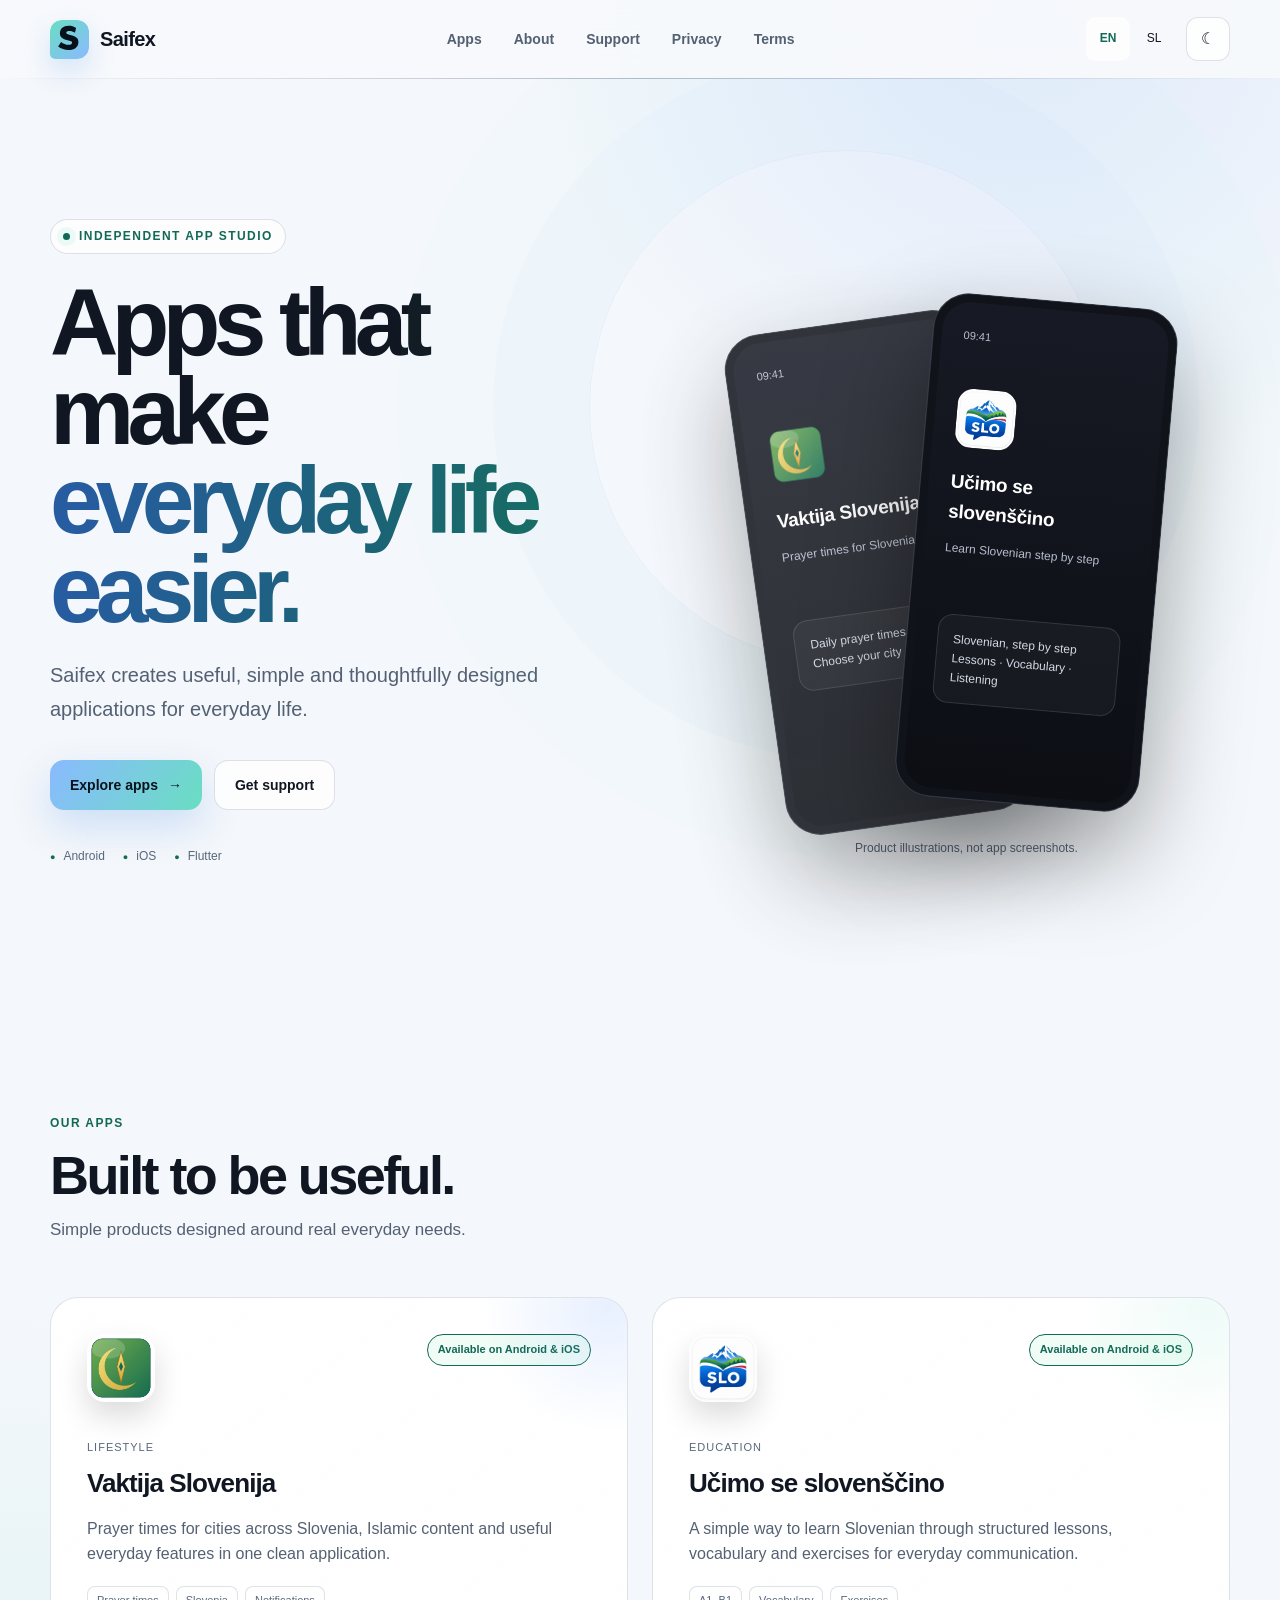
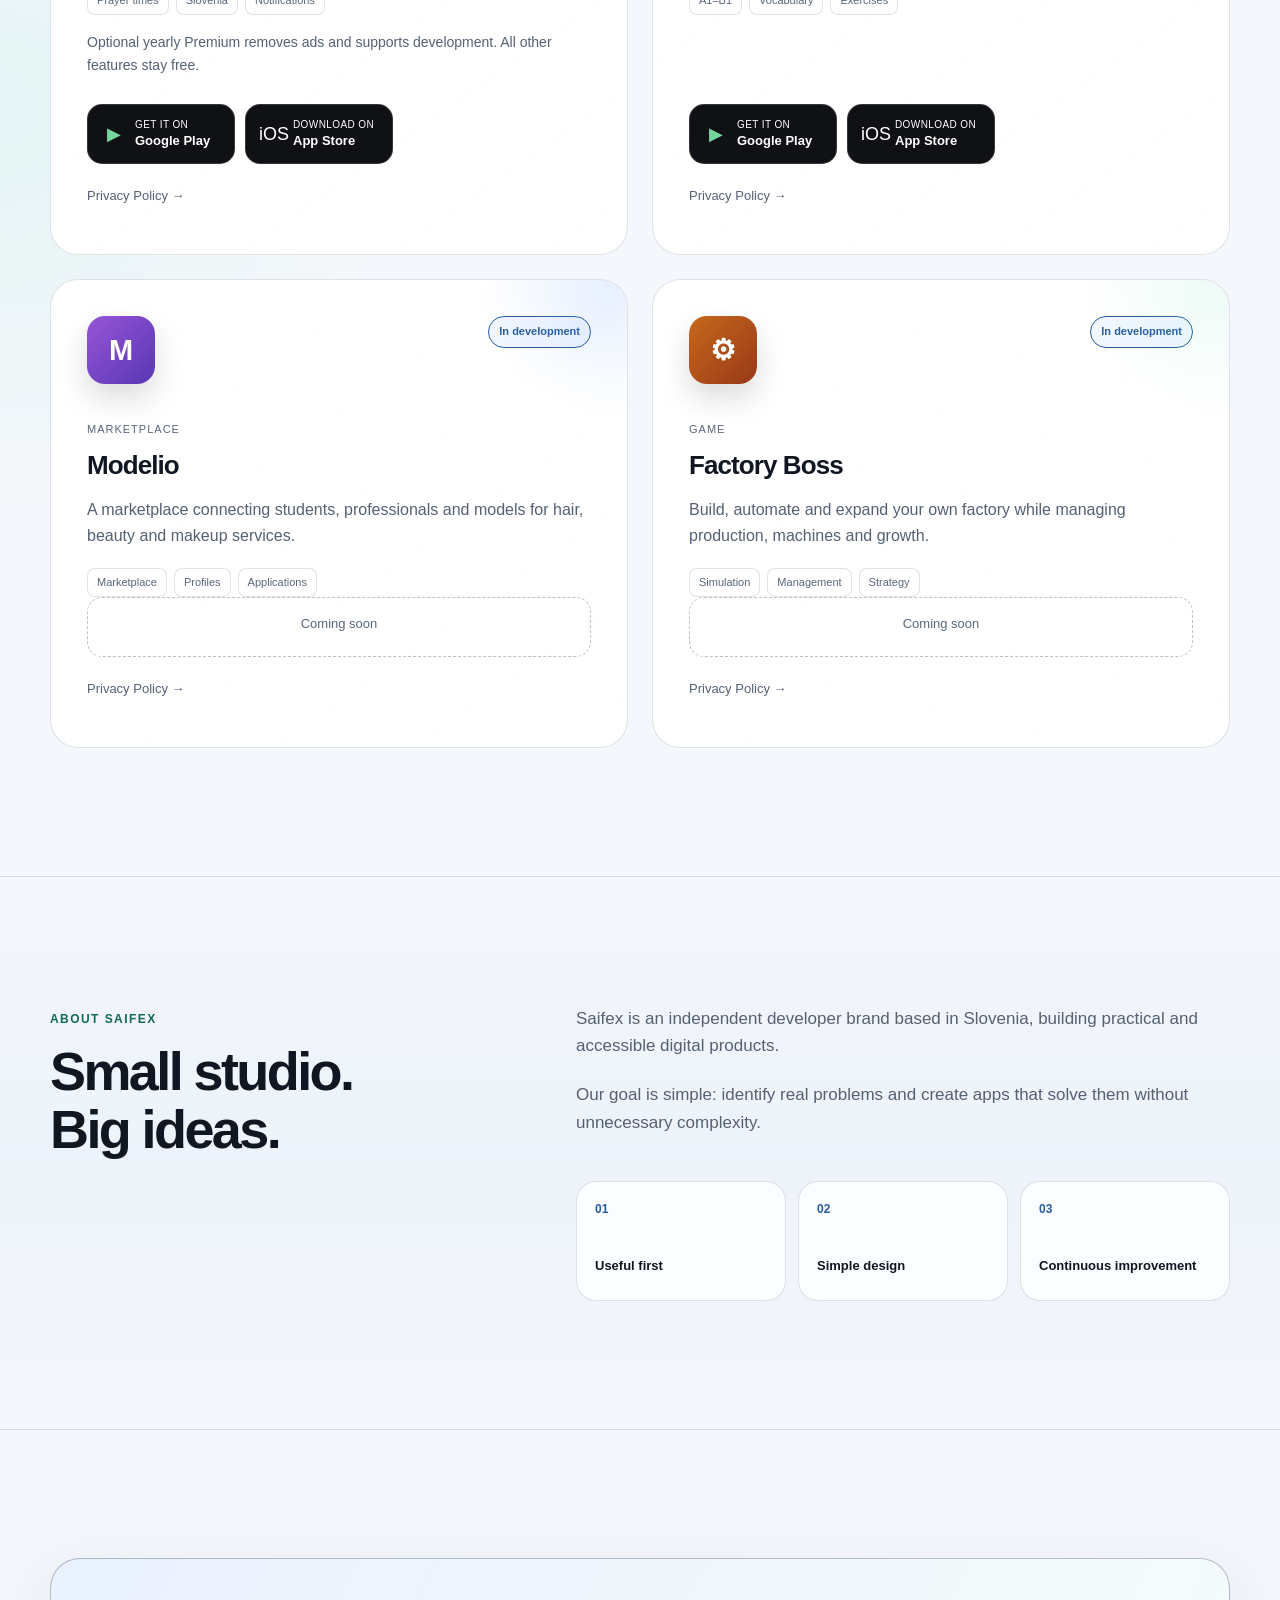
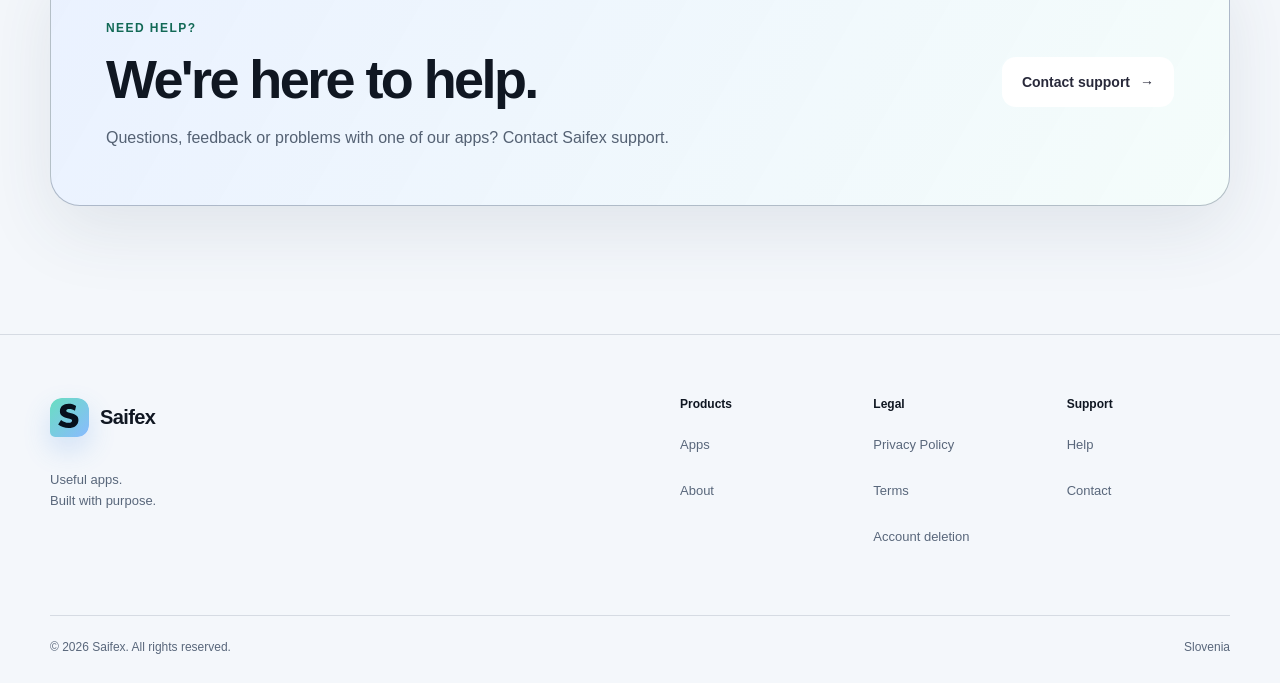
<file: index.html>
<!DOCTYPE html>
<html lang="en">
<head>
    <meta charset="UTF-8">
    <meta name="viewport" content="width=device-width, initial-scale=1.0">
    <title>Saifex | Thoughtful apps for everyday life</title>
    <meta name="description" content="Independent developer brand in Slovenia. Explore Vaktija Slovenija, Učimo se slovenščino, Modelio and Factory Boss.">
    <meta name="robots" content="index, follow">
    <meta name="theme-color" content="#070b12">
    <link rel="canonical" href="https://saifex-apps.github.io/">
    <link rel="alternate" hreflang="en" href="https://saifex-apps.github.io/">
    <link rel="alternate" hreflang="sl" href="https://saifex-apps.github.io/sl/">
    <link rel="alternate" hreflang="x-default" href="https://saifex-apps.github.io/">
    <meta property="og:title" content="Saifex | Thoughtful apps for everyday life">
    <meta property="og:description" content="Independent developer brand in Slovenia. Explore Vaktija Slovenija, Učimo se slovenščino, Modelio and Factory Boss.">
    <meta property="og:url" content="https://saifex-apps.github.io/">
    <meta property="og:type" content="website">
    <meta property="og:site_name" content="Saifex">
    <meta property="og:locale" content="en_GB">
    <meta property="og:image" content="https://saifex-apps.github.io/assets/brand/social.png">
    <meta property="og:image:width" content="1200">
    <meta property="og:image:height" content="630">
    <meta property="og:image:alt" content="Saifex: Vaktija Slovenija, Učimo se slovenščino, Modelio, Factory Boss">
    <meta name="twitter:card" content="summary_large_image">
    <meta name="twitter:title" content="Saifex | Thoughtful apps for everyday life">
    <meta name="twitter:description" content="Independent developer brand in Slovenia. Explore Vaktija Slovenija, Učimo se slovenščino, Modelio and Factory Boss.">
    <meta name="twitter:image" content="https://saifex-apps.github.io/assets/brand/social.png">
    <meta name="twitter:image:alt" content="Saifex applications">
    <link rel="icon" type="image/svg+xml" href="assets/brand/favicon.svg">
    <link rel="icon" type="image/png" sizes="32x32" href="assets/brand/favicon-32.png">
    <link rel="apple-touch-icon" sizes="180x180" href="assets/brand/apple-touch-icon.png">
    <script src="js/theme-init.js"></script>
    <link rel="stylesheet" href="css/style.css">
    <script type="application/ld+json">{
  "@context": "https://schema.org",
  "@graph": [
    {
      "@type": "WebSite",
      "name": "Saifex",
      "url": "https://saifex-apps.github.io/",
      "inLanguage": [
        "en",
        "sl"
      ]
    },
    {
      "@type": "Brand",
      "name": "Saifex",
      "url": "https://saifex-apps.github.io/",
      "logo": "https://saifex-apps.github.io/assets/brand/favicon.svg"
    },
    {
      "@type": "SoftwareApplication",
      "name": "Vaktija Slovenija",
      "applicationCategory": "LifestyleApplication",
      "operatingSystem": "Android, iOS",
      "url": "https://play.google.com/store/apps/details?id=com.saidf.vaktijaslovenija",
      "sameAs": [
        "https://play.google.com/store/apps/details?id=com.saidf.vaktijaslovenija",
        "https://apps.apple.com/us/app/vaktija-slovenija/id6817845447"
      ]
    },
    {
      "@type": "SoftwareApplication",
      "name": "Učimo se slovenščino",
      "applicationCategory": "EducationalApplication",
      "operatingSystem": "Android, iOS",
      "url": "https://play.google.com/store/apps/details?id=com.saidf.ucimoslovenscino",
      "sameAs": [
        "https://play.google.com/store/apps/details?id=com.saidf.ucimoslovenscino",
        "https://apps.apple.com/us/app/u%C4%8Dimo-se-sloven%C5%A1%C4%8Dino/id6818986318"
      ]
    }
  ]
}</script>
</head>
<body>
<a class="skip-link" href="#main-content">Skip to content</a>
<header class="site-header">
    <div class="container header-inner">
        <a href="index.html" class="brand" aria-label="Saifex home"><img class="brand-logo" src="assets/brand/favicon.svg" width="39" height="39" alt=""><span>Saifex</span></a>
        <nav class="desktop-nav" aria-label="Primary navigation"><a href="index.html#apps">Apps</a>
            <a href="index.html#about">About</a>
            <a href="support.html">Support</a>
            <a href="privacy.html">Privacy</a>
            <a href="terms.html">Terms</a></nav>
        <div class="header-actions">
            <nav class="language-switch" aria-label="Language">
                <a href="index.html" hreflang="en" lang="en" data-language-link aria-current="page" aria-label="English">EN</a>
                <a href="sl/index.html" hreflang="sl" lang="sl" data-language-link aria-label="Slovenščina">SL</a>
            </nav>
            <button id="themeToggle" class="icon-button" type="button" aria-label="Switch to light theme" aria-pressed="false"><span id="themeIcon" aria-hidden="true">☀</span></button>
            <button id="menuButton" class="menu-button" type="button" aria-label="Open menu" aria-expanded="false" aria-controls="mobileMenu"><span></span><span></span><span></span></button>
        </div>
    </div>
    <nav id="mobileMenu" class="mobile-menu" aria-label="Mobile navigation"><a href="index.html#apps">Apps</a>
            <a href="index.html#about">About</a>
            <a href="support.html">Support</a>
            <a href="privacy.html">Privacy</a>
            <a href="terms.html">Terms</a></nav>
</header>
<main id="main-content" tabindex="-1">



    <section class="hero">

        <div class="container hero-grid">

            <div class="hero-content">

                <div class="eyebrow">
                    <span class="status-dot"></span>
                    Independent app studio
                </div>

                <h1>
                    Apps that make
                    <span class="gradient-text">
                        everyday life easier.
                    </span>
                </h1>

                <p class="hero-description">
                    Saifex creates useful, simple and thoughtfully designed
                    applications for everyday life.
                </p>

                <div class="hero-actions">

                    <a href="#apps" class="button button-primary">
                        Explore apps
                        <span>→</span>
                    </a>

                    <a href="support.html" class="button button-secondary">
                        Get support
                    </a>

                </div>

                <div class="platform-row">

                    <div class="platform-pill">
                        <span class="platform-icon" aria-hidden="true">●</span>
                        Android
                    </div>

                    <div class="platform-pill">
                        <span class="platform-icon apple" aria-hidden="true">●</span>
                        iOS
                    </div>

                    <div class="platform-pill">
                        <span class="platform-icon" aria-hidden="true">●</span>
                        Flutter
                    </div>

                </div>

            </div>


            <div class="hero-visual" aria-hidden="true">
<p class="device-caption">Product illustrations, not app screenshots.</p>

                <div class="phone phone-back">

                    <div class="phone-screen">

                        <div class="mini-status">
                            09:41
                        </div>

                        <img class="mini-app-icon" src="assets/apps/vaktija/icon.png" width="59" height="59" alt="">

                        <h3>Vaktija Slovenija</h3>

                        <p>
                            Prayer times for Slovenia
                        </p>

                        <div class="mini-widget">Daily prayer times<br>Choose your city</div>

                    </div>

                </div>


                <div class="phone phone-front">

                    <div class="phone-screen">

                        <div class="mini-status">
                            09:41
                        </div>

                        <img class="mini-app-icon" src="assets/apps/ucimo/icon.png" width="59" height="59" alt="">

                        <h3>
                            Učimo se slovenščino
                        </h3>

                        <p>
                            Learn Slovenian step by step
                        </p>

                        <div class="lesson-progress">Slovenian, step by step<br>Lessons · Vocabulary · Listening</div>

                    </div>

                </div>

            </div>

        </div>

    </section>




    <section id="apps" class="section">

        <div class="container">

            <div class="section-heading">

                <span class="section-label">
                    Our apps
                </span>

                <h2>
                    Built to be useful.
                </h2>

                <p>
                    Simple products designed around real everyday needs.
                </p>

            </div>


            <div class="apps-grid">



                <article class="app-card featured-card">

                    <div class="app-card-top">

                        <img class="app-icon" src="assets/apps/vaktija/icon.png" width="68" height="68" loading="lazy" alt="Vaktija Slovenija app icon">

                        <div class="app-status available">
                            Available on Android &amp; iOS
                        </div>

                    </div>

                    <div class="app-card-content">

                        <span class="app-category">
                            Lifestyle
                        </span>

                        <h3>
                            Vaktija Slovenija
                        </h3>

                        <p>
                            Prayer times for cities across Slovenia,
                            Islamic content and useful everyday features
                            in one clean application.
                        </p>

                        <div class="app-features">

                            <span>Prayer times</span>
                            <span>Slovenia</span>
                            <span>Notifications</span>

                        </div>

                    <p class="premium-note">Optional yearly Premium removes ads and supports development. All other features stay free.</p></div>

                    <div class="store-buttons">

                        <a href="https://play.google.com/store/apps/details?id=com.saidf.vaktijaslovenija" class="store-button" aria-label="Vaktija Slovenija on Google Play" rel="noopener">
                            <div class="store-logo play-logo" aria-hidden="true">▶</div>
                            <div>
                                <small>GET IT ON</small>
                                <strong>Google Play</strong>
                            </div>
                        </a>

                        <a href="https://apps.apple.com/us/app/vaktija-slovenija/id6817845447" class="store-button" aria-label="Vaktija Slovenija on App Store" rel="noopener">
                            <div class="store-logo" aria-hidden="true">iOS</div>
                            <div>
                                <small>DOWNLOAD ON</small>
                                <strong>App Store</strong>
                            </div>
                        </a>

                    </div>


                    <a
                        href="privacy.html#vaktija"
                        class="app-policy-link"
                    >
                        Privacy Policy →
                    </a>

                </article>




                <article class="app-card">

                    <div class="app-card-top">

                        <img class="app-icon" src="assets/apps/ucimo/icon.png" width="68" height="68" loading="lazy" alt="Učimo se slovenščino app icon">

                        <div class="app-status available">
                            Available on Android &amp; iOS
                        </div>

                    </div>

                    <div class="app-card-content">

                        <span class="app-category">
                            Education
                        </span>

                        <h3>
                            Učimo se slovenščino
                        </h3>

                        <p>
                            A simple way to learn Slovenian through
                            structured lessons, vocabulary and exercises
                            for everyday communication.
                        </p>

                        <div class="app-features">

                            <span>A1–B1</span>
                            <span>Vocabulary</span>
                            <span>Exercises</span>

                        </div>

                    </div>

                    <div class="store-buttons">

                        <a href="https://play.google.com/store/apps/details?id=com.saidf.ucimoslovenscino" class="store-button" aria-label="Učimo se slovenščino on Google Play" rel="noopener">
                            <div class="store-logo play-logo" aria-hidden="true">▶</div>
                            <div>
                                <small>GET IT ON</small>
                                <strong>Google Play</strong>
                            </div>
                        </a>

                        <a href="https://apps.apple.com/us/app/u%C4%8Dimo-se-sloven%C5%A1%C4%8Dino/id6818986318" class="store-button" aria-label="Učimo se slovenščino on App Store" rel="noopener">
                            <div class="store-logo" aria-hidden="true">iOS</div>
                            <div>
                                <small>DOWNLOAD ON</small>
                                <strong>App Store</strong>
                            </div>
                        </a>

                    </div>


                    <a
                        href="privacy.html#ucimo"
                        class="app-policy-link"
                    >
                        Privacy Policy →
                    </a>

                </article>




                <article class="app-card">

                    <div class="app-card-top">

                        <div class="app-icon app-icon-modelio">
                            M
                        </div>

                        <div class="app-status development">
                            In development
                        </div>

                    </div>

                    <div class="app-card-content">

                        <span class="app-category">
                            Marketplace
                        </span>

                        <h3>
                            Modelio
                        </h3>

                        <p>
                            A marketplace connecting students,
                            professionals and models for hair,
                            beauty and makeup services.
                        </p>

                        <div class="app-features">

                            <span>Marketplace</span>
                            <span>Profiles</span>
                            <span>Applications</span>

                        </div>

                    </div>

                    <div class="coming-soon-box">
                        Coming soon
                    </div>

                    <a
                        href="privacy.html#modelio"
                        class="app-policy-link"
                    >
                        Privacy Policy →
                    </a>

                </article>




                <article class="app-card">

                    <div class="app-card-top">

                        <div class="app-icon app-icon-factory">
                            ⚙
                        </div>

                        <div class="app-status development">
                            In development
                        </div>

                    </div>

                    <div class="app-card-content">

                        <span class="app-category">
                            Game
                        </span>

                        <h3>
                            Factory Boss
                        </h3>

                        <p>
                            Build, automate and expand your own factory
                            while managing production, machines and growth.
                        </p>

                        <div class="app-features">

                            <span>Simulation</span>
                            <span>Management</span>
                            <span>Strategy</span>

                        </div>

                    </div>

                    <div class="coming-soon-box">
                        Coming soon
                    </div>

                <a href="privacy.html#factory" class="app-policy-link">Privacy Policy →</a>
                </article>

            </div>

        </div>

    </section>




    <section id="about" class="section about-section">

        <div class="container about-grid">

            <div>

                <span class="section-label">
                    About Saifex
                </span>

                <h2>
                    Small studio.
                    <br>
                    Big ideas.
                </h2>

            </div>

            <div class="about-copy">

                <p>
                    Saifex is an independent developer brand based in Slovenia, building practical and accessible digital products.
                </p>

                <p>
                    Our goal is simple: identify real problems and create
                    apps that solve them without unnecessary complexity.
                </p>

                <div class="about-values">

                    <div class="value">

                        <strong>01</strong>

                        <span>
                            Useful first
                        </span>

                    </div>

                    <div class="value">

                        <strong>02</strong>

                        <span>
                            Simple design
                        </span>

                    </div>

                    <div class="value">

                        <strong>03</strong>

                        <span>
                            Continuous improvement
                        </span>

                    </div>

                </div>

            </div>

        </div>

    </section>




    <section class="section">

        <div class="container">

            <div class="support-cta">

                <div>

                    <span class="section-label">
                        Need help?
                    </span>

                    <h2>
                        We're here to help.
                    </h2>

                    <p>
                        Questions, feedback or problems with one of our apps?
                        Contact Saifex support.
                    </p>

                </div>

                <a
                    href="support.html"
                    class="button button-light"
                >
                    Contact support
                    <span>→</span>
                </a>

            </div>

        </div>

    </section>

</main>
<footer class="footer">

    <div class="container footer-grid">

        <div>

            <a href="index.html" class="brand footer-brand">

                <img class="brand-logo" src="assets/brand/favicon.svg" width="39" height="39" alt="" loading="lazy">

                <span>
                    Saifex
                </span>

            </a>

            <p>
                Useful apps.
                <br>
                Built with purpose.
            </p>

        </div>


        <div class="footer-links">

            <div>

                <strong>
                    Products
                </strong>

                <a href="#apps">
                    Apps
                </a>

                <a href="#about">
                    About
                </a>

            </div>


            <div>

                <strong>
                    Legal
                </strong>

                <a href="privacy.html">
                    Privacy Policy
                </a>

                <a href="terms.html">
                    Terms
                </a>
<a href="account-deletion.html">Account deletion</a>

            </div>


            <div>

                <strong>
                    Support
                </strong>

                <a href="support.html">
                    Help
                </a>

                <a href="mailto:saifex.apps@outlook.com">
                    Contact
                </a>

            </div>

        </div>

    </div>


    <div class="container footer-bottom">

        <span>
            © <span id="year">2026</span> Saifex.
            All rights reserved.
        </span>

        <span>
            Slovenia
        </span>

    </div>

</footer>
<script src="js/main.js"></script>
</body>
</html>
</file>
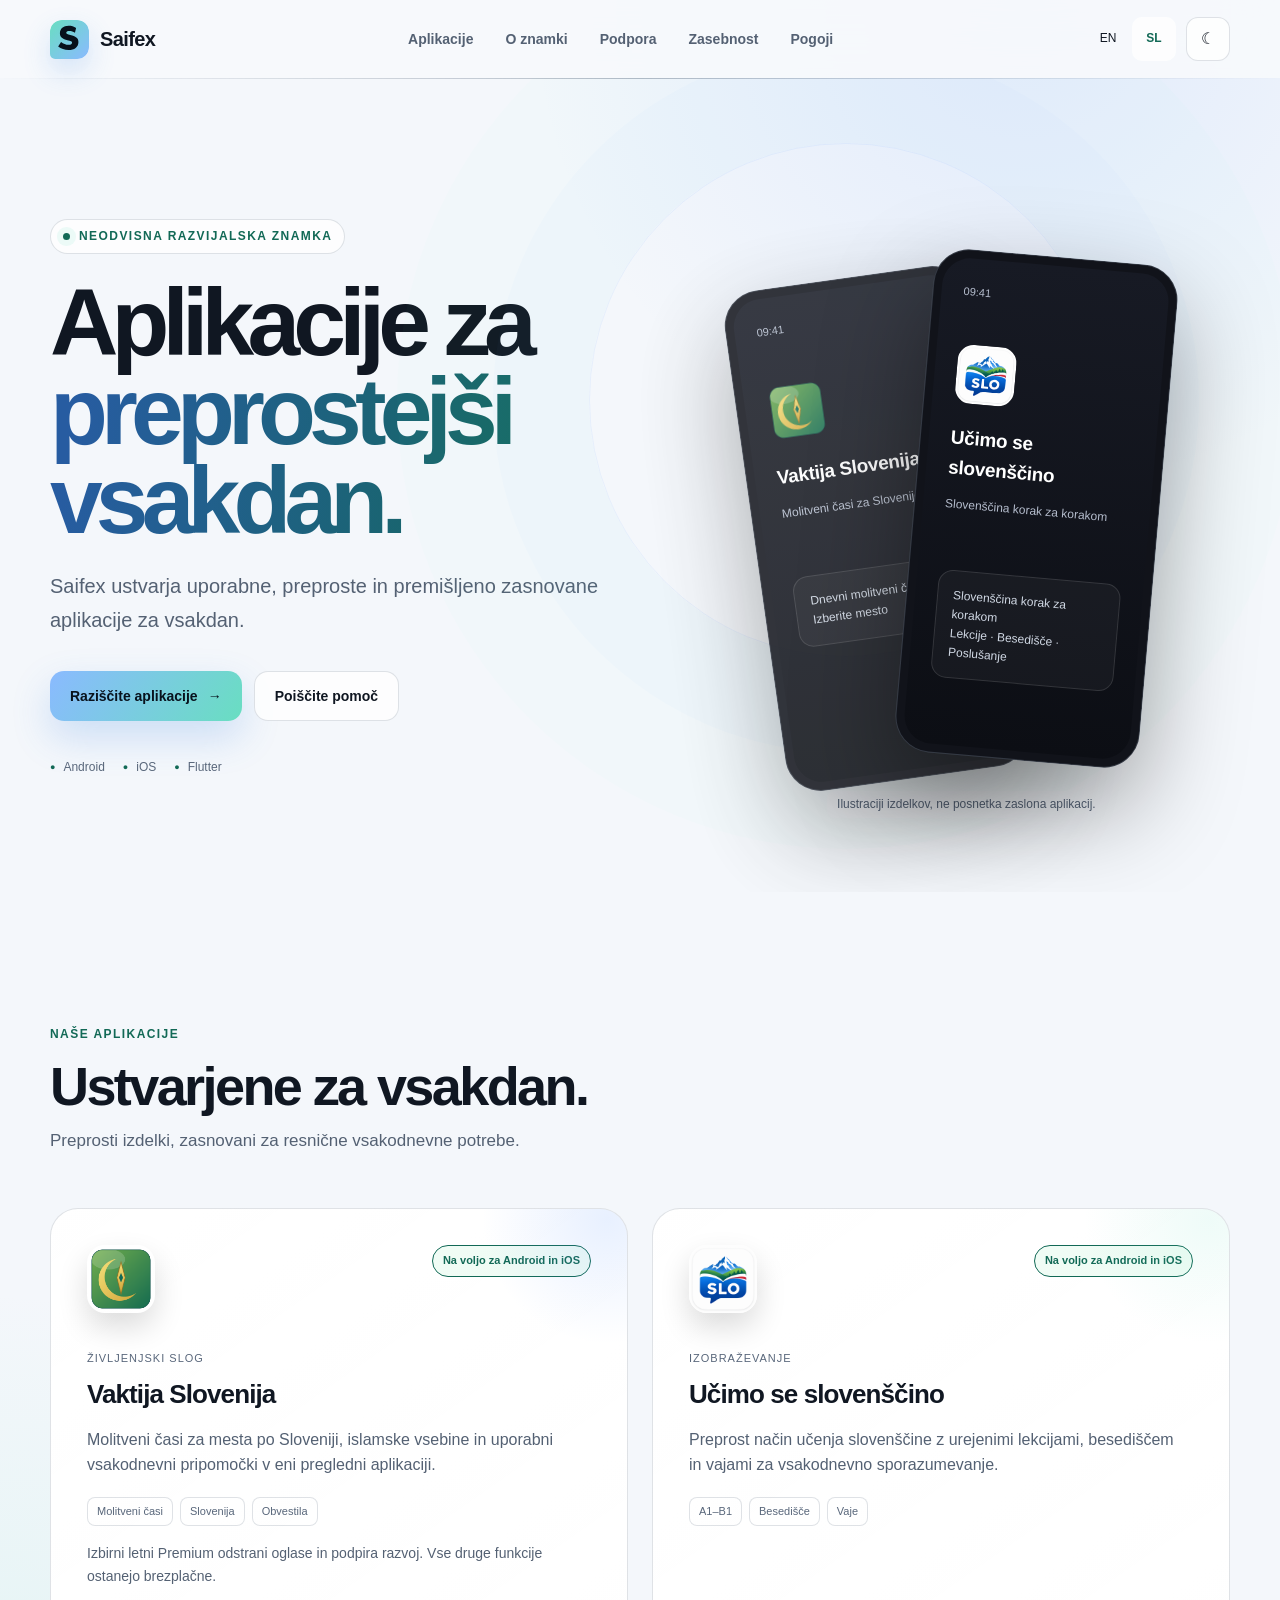
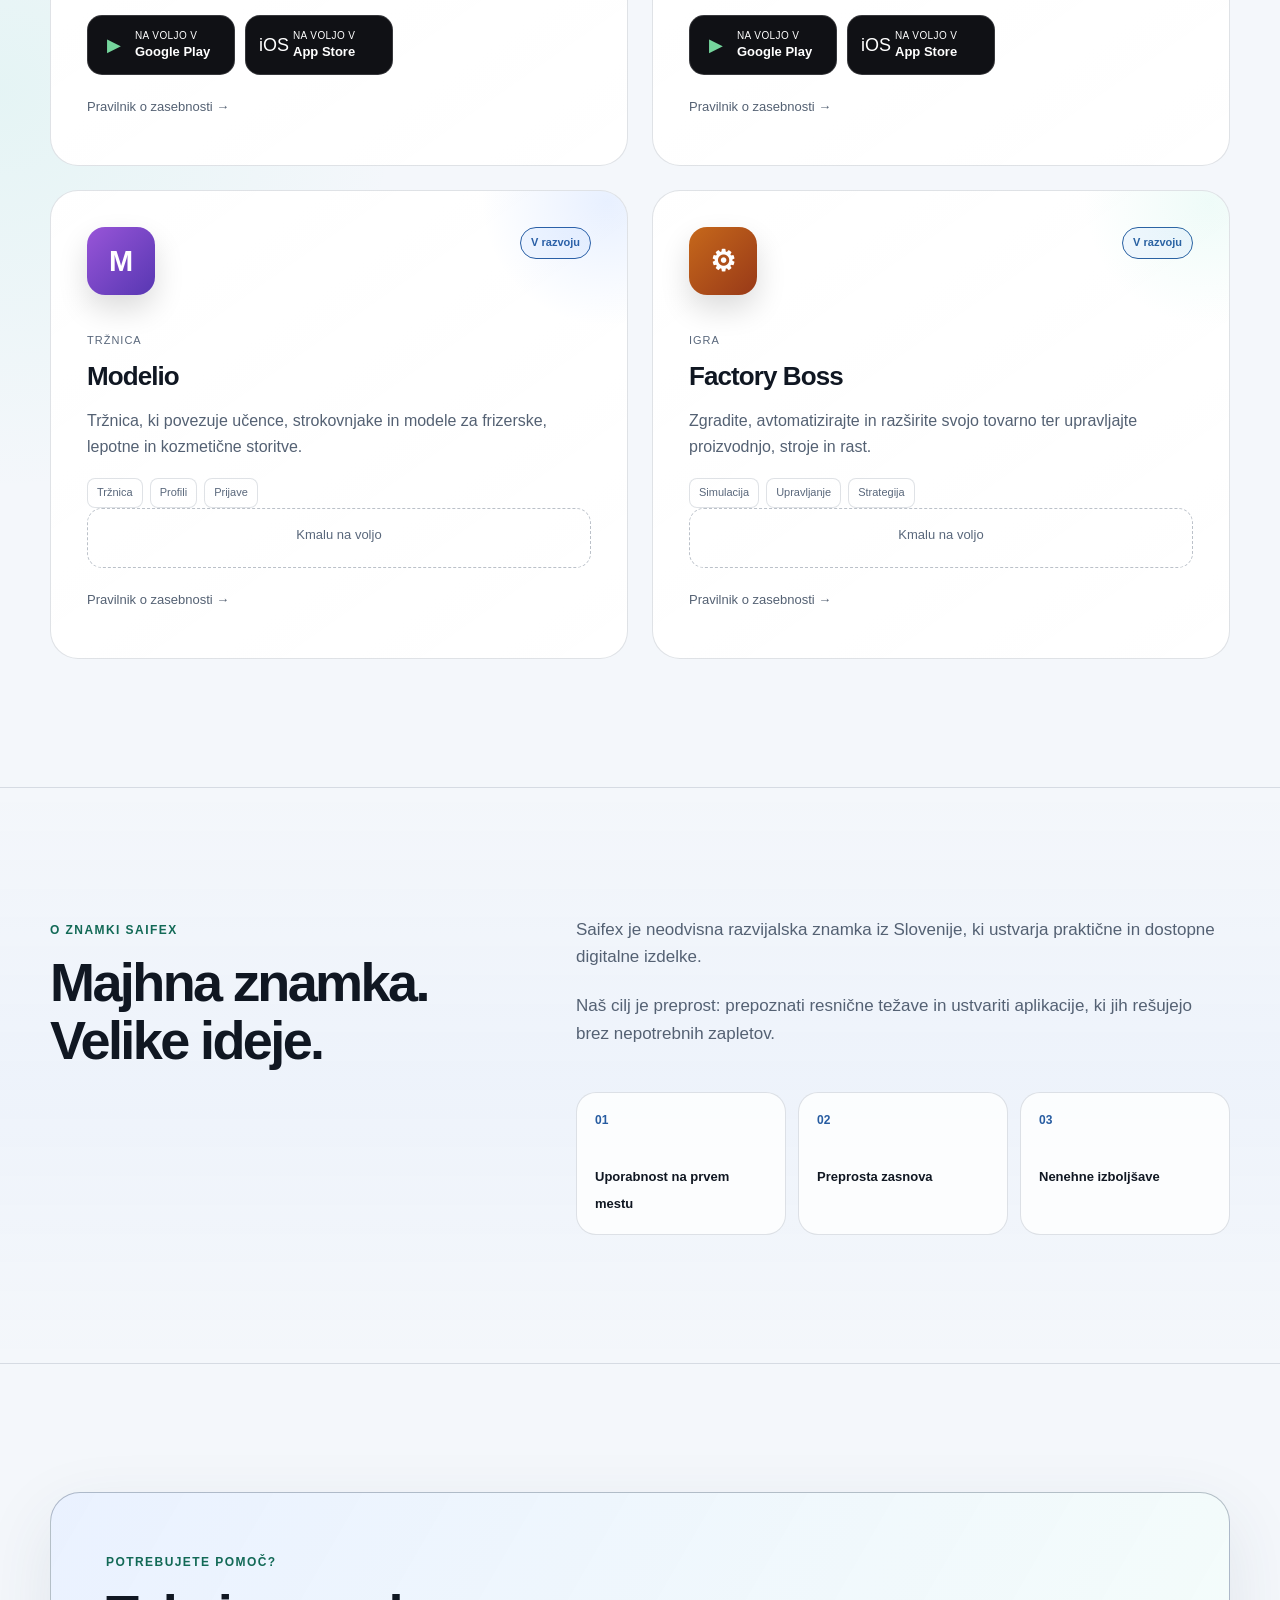
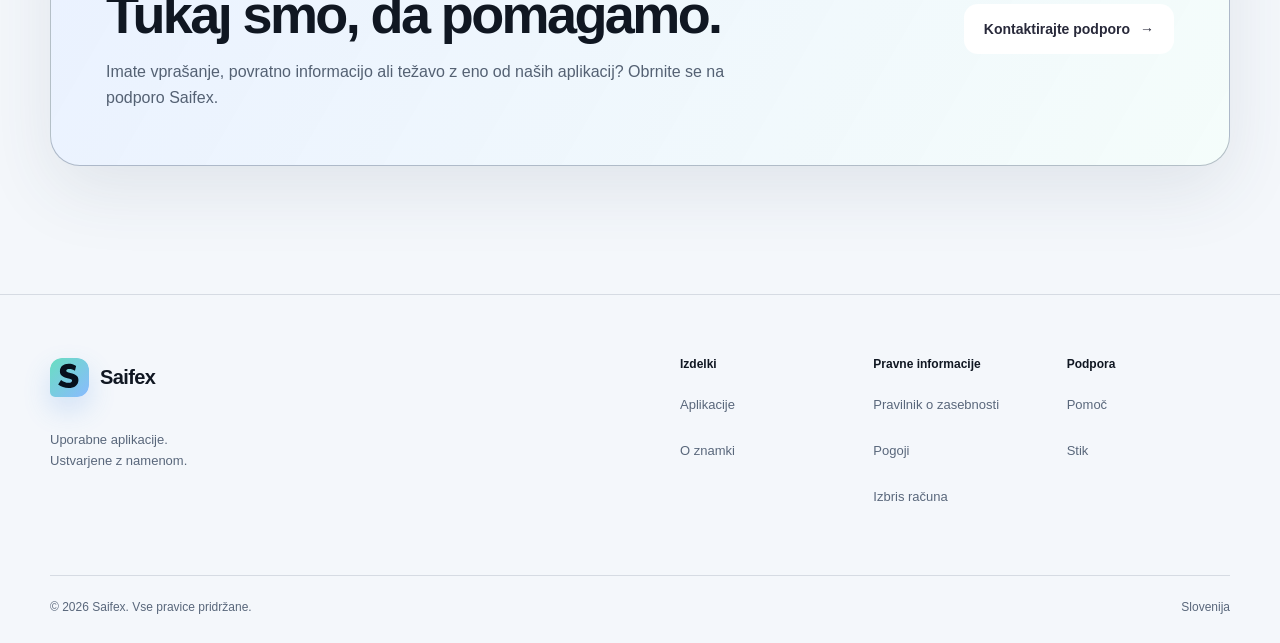
<file: sl/index.html>
<!DOCTYPE html>
<html lang="sl">
<head>
    <meta charset="UTF-8">
    <meta name="viewport" content="width=device-width, initial-scale=1.0">
    <title>Saifex | Premišljene aplikacije za vsakdan</title>
    <meta name="description" content="Neodvisna razvijalska znamka iz Slovenije. Spoznajte Vaktijo Slovenija, Učimo se slovenščino, Modelio in Factory Boss.">
    <meta name="robots" content="index, follow">
    <meta name="theme-color" content="#070b12">
    <link rel="canonical" href="https://saifex-apps.github.io/sl/">
    <link rel="alternate" hreflang="en" href="https://saifex-apps.github.io/">
    <link rel="alternate" hreflang="sl" href="https://saifex-apps.github.io/sl/">
    <link rel="alternate" hreflang="x-default" href="https://saifex-apps.github.io/">
    <meta property="og:title" content="Saifex | Premišljene aplikacije za vsakdan">
    <meta property="og:description" content="Neodvisna razvijalska znamka iz Slovenije. Spoznajte Vaktijo Slovenija, Učimo se slovenščino, Modelio in Factory Boss.">
    <meta property="og:url" content="https://saifex-apps.github.io/sl/">
    <meta property="og:type" content="website">
    <meta property="og:site_name" content="Saifex">
    <meta property="og:locale" content="sl_SI">
    <meta property="og:image" content="https://saifex-apps.github.io/assets/brand/social.png">
    <meta property="og:image:width" content="1200">
    <meta property="og:image:height" content="630">
    <meta property="og:image:alt" content="Saifex: Vaktija Slovenija, Učimo se slovenščino, Modelio, Factory Boss">
    <meta name="twitter:card" content="summary_large_image">
    <meta name="twitter:title" content="Saifex | Premišljene aplikacije za vsakdan">
    <meta name="twitter:description" content="Neodvisna razvijalska znamka iz Slovenije. Spoznajte Vaktijo Slovenija, Učimo se slovenščino, Modelio in Factory Boss.">
    <meta name="twitter:image" content="https://saifex-apps.github.io/assets/brand/social.png">
    <meta name="twitter:image:alt" content="Saifex applications">
    <link rel="icon" type="image/svg+xml" href="../assets/brand/favicon.svg">
    <link rel="icon" type="image/png" sizes="32x32" href="../assets/brand/favicon-32.png">
    <link rel="apple-touch-icon" sizes="180x180" href="../assets/brand/apple-touch-icon.png">
    <script src="../js/theme-init.js"></script>
    <link rel="stylesheet" href="../css/style.css">
    <script type="application/ld+json">{
  "@context": "https://schema.org",
  "@graph": [
    {
      "@type": "WebSite",
      "name": "Saifex",
      "url": "https://saifex-apps.github.io/",
      "inLanguage": [
        "en",
        "sl"
      ]
    },
    {
      "@type": "Brand",
      "name": "Saifex",
      "url": "https://saifex-apps.github.io/",
      "logo": "https://saifex-apps.github.io/assets/brand/favicon.svg"
    },
    {
      "@type": "SoftwareApplication",
      "name": "Vaktija Slovenija",
      "applicationCategory": "LifestyleApplication",
      "operatingSystem": "Android, iOS",
      "url": "https://play.google.com/store/apps/details?id=com.saidf.vaktijaslovenija",
      "sameAs": [
        "https://play.google.com/store/apps/details?id=com.saidf.vaktijaslovenija",
        "https://apps.apple.com/us/app/vaktija-slovenija/id6817845447"
      ]
    },
    {
      "@type": "SoftwareApplication",
      "name": "Učimo se slovenščino",
      "applicationCategory": "EducationalApplication",
      "operatingSystem": "Android, iOS",
      "url": "https://play.google.com/store/apps/details?id=com.saidf.ucimoslovenscino",
      "sameAs": [
        "https://play.google.com/store/apps/details?id=com.saidf.ucimoslovenscino",
        "https://apps.apple.com/us/app/u%C4%8Dimo-se-sloven%C5%A1%C4%8Dino/id6818986318"
      ]
    }
  ]
}</script>
</head>
<body>
<a class="skip-link" href="#main-content">Preskoči na vsebino</a>
<header class="site-header">
    <div class="container header-inner">
        <a href="index.html" class="brand" aria-label="Saifex: začetna stran"><img class="brand-logo" src="../assets/brand/favicon.svg" width="39" height="39" alt=""><span>Saifex</span></a>
        <nav class="desktop-nav" aria-label="Glavna navigacija"><a href="index.html#apps">Aplikacije</a>
            <a href="index.html#about">O znamki</a>
            <a href="support.html">Podpora</a>
            <a href="privacy.html">Zasebnost</a>
            <a href="terms.html">Pogoji</a></nav>
        <div class="header-actions">
            <nav class="language-switch" aria-label="Jezik">
                <a href="../index.html" hreflang="en" lang="en" data-language-link aria-label="English">EN</a>
                <a href="index.html" hreflang="sl" lang="sl" data-language-link aria-current="page" aria-label="Slovenščina">SL</a>
            </nav>
            <button id="themeToggle" class="icon-button" type="button" aria-label="Vklopi svetli videz" aria-pressed="false"><span id="themeIcon" aria-hidden="true">☀</span></button>
            <button id="menuButton" class="menu-button" type="button" aria-label="Odpri meni" aria-expanded="false" aria-controls="mobileMenu"><span></span><span></span><span></span></button>
        </div>
    </div>
    <nav id="mobileMenu" class="mobile-menu" aria-label="Mobilna navigacija"><a href="index.html#apps">Aplikacije</a>
            <a href="index.html#about">O znamki</a>
            <a href="support.html">Podpora</a>
            <a href="privacy.html">Zasebnost</a>
            <a href="terms.html">Pogoji</a></nav>
</header>
<main id="main-content" tabindex="-1">



    <section class="hero">

        <div class="container hero-grid">

            <div class="hero-content">

                <div class="eyebrow">
                    <span class="status-dot"></span>
                    Neodvisna razvijalska znamka
                </div>

                <h1>
                    Aplikacije za
                    <span class="gradient-text">
                        preprostejši vsakdan.
                    </span>
                </h1>

                <p class="hero-description">
                    Saifex ustvarja uporabne, preproste in premišljeno zasnovane aplikacije za vsakdan.
                </p>

                <div class="hero-actions">

                    <a href="#apps" class="button button-primary">
                        Raziščite aplikacije
                        <span>→</span>
                    </a>

                    <a href="support.html" class="button button-secondary">
                        Poiščite pomoč
                    </a>

                </div>

                <div class="platform-row">

                    <div class="platform-pill">
                        <span class="platform-icon" aria-hidden="true">●</span>
                        Android
                    </div>

                    <div class="platform-pill">
                        <span class="platform-icon apple" aria-hidden="true">●</span>
                        iOS
                    </div>

                    <div class="platform-pill">
                        <span class="platform-icon" aria-hidden="true">●</span>
                        Flutter
                    </div>

                </div>

            </div>


            <div class="hero-visual" aria-hidden="true">
<p class="device-caption">Ilustraciji izdelkov, ne posnetka zaslona aplikacij.</p>

                <div class="phone phone-back">

                    <div class="phone-screen">

                        <div class="mini-status">
                            09:41
                        </div>

                        <img class="mini-app-icon" src="../assets/apps/vaktija/icon.png" width="59" height="59" alt="">

                        <h3>Vaktija Slovenija</h3>

                        <p>
                            Molitveni časi za Slovenijo
                        </p>

                        <div class="mini-widget">Dnevni molitveni časi<br>Izberite mesto</div>

                    </div>

                </div>


                <div class="phone phone-front">

                    <div class="phone-screen">

                        <div class="mini-status">
                            09:41
                        </div>

                        <img class="mini-app-icon" src="../assets/apps/ucimo/icon.png" width="59" height="59" alt="">

                        <h3>
                            Učimo se slovenščino
                        </h3>

                        <p>
                            Slovenščina korak za korakom
                        </p>

                        <div class="lesson-progress">Slovenščina korak za korakom<br>Lekcije · Besedišče · Poslušanje</div>

                    </div>

                </div>

            </div>

        </div>

    </section>




    <section id="apps" class="section">

        <div class="container">

            <div class="section-heading">

                <span class="section-label">
                    Naše aplikacije
                </span>

                <h2>
                    Ustvarjene za vsakdan.
                </h2>

                <p>
                    Preprosti izdelki, zasnovani za resnične vsakodnevne potrebe.
                </p>

            </div>


            <div class="apps-grid">



                <article class="app-card featured-card">

                    <div class="app-card-top">

                        <img class="app-icon" src="../assets/apps/vaktija/icon.png" width="68" height="68" loading="lazy" alt="Ikona aplikacije Vaktija Slovenija">

                        <div class="app-status available">
                            Na voljo za Android in iOS
                        </div>

                    </div>

                    <div class="app-card-content">

                        <span class="app-category">
                            Življenjski slog
                        </span>

                        <h3>
                            Vaktija Slovenija
                        </h3>

                        <p>
                            Molitveni časi za mesta po Sloveniji, islamske vsebine in uporabni vsakodnevni pripomočki v eni pregledni aplikaciji.
                        </p>

                        <div class="app-features">

                            <span>Molitveni časi</span>
                            <span>Slovenija</span>
                            <span>Obvestila</span>

                        </div>

                    <p class="premium-note">Izbirni letni Premium odstrani oglase in podpira razvoj. Vse druge funkcije ostanejo brezplačne.</p></div>

                    <div class="store-buttons">

                        <a href="https://play.google.com/store/apps/details?id=com.saidf.vaktijaslovenija" class="store-button" aria-label="Vaktija Slovenija v Google Play" rel="noopener">
                            <div class="store-logo play-logo" aria-hidden="true">▶</div>
                            <div>
                                <small>NA VOLJO V</small>
                                <strong>Google Play</strong>
                            </div>
                        </a>

                        <a href="https://apps.apple.com/us/app/vaktija-slovenija/id6817845447" class="store-button" aria-label="Vaktija Slovenija v App Store" rel="noopener">
                            <div class="store-logo" aria-hidden="true">iOS</div>
                            <div>
                                <small>NA VOLJO V</small>
                                <strong>App Store</strong>
                            </div>
                        </a>

                    </div>


                    <a
                        href="privacy.html#vaktija"
                        class="app-policy-link"
                    >
                        Pravilnik o zasebnosti →
                    </a>

                </article>




                <article class="app-card">

                    <div class="app-card-top">

                        <img class="app-icon" src="../assets/apps/ucimo/icon.png" width="68" height="68" loading="lazy" alt="Ikona aplikacije Učimo se slovenščino">

                        <div class="app-status available">
                            Na voljo za Android in iOS
                        </div>

                    </div>

                    <div class="app-card-content">

                        <span class="app-category">
                            Izobraževanje
                        </span>

                        <h3>
                            Učimo se slovenščino
                        </h3>

                        <p>
                            Preprost način učenja slovenščine z urejenimi lekcijami, besediščem in vajami za vsakodnevno sporazumevanje.
                        </p>

                        <div class="app-features">

                            <span>A1–B1</span>
                            <span>Besedišče</span>
                            <span>Vaje</span>

                        </div>

                    </div>

                    <div class="store-buttons">

                        <a href="https://play.google.com/store/apps/details?id=com.saidf.ucimoslovenscino" class="store-button" aria-label="Učimo se slovenščino v Google Play" rel="noopener">
                            <div class="store-logo play-logo" aria-hidden="true">▶</div>
                            <div>
                                <small>NA VOLJO V</small>
                                <strong>Google Play</strong>
                            </div>
                        </a>

                        <a href="https://apps.apple.com/us/app/u%C4%8Dimo-se-sloven%C5%A1%C4%8Dino/id6818986318" class="store-button" aria-label="Učimo se slovenščino v App Store" rel="noopener">
                            <div class="store-logo" aria-hidden="true">iOS</div>
                            <div>
                                <small>NA VOLJO V</small>
                                <strong>App Store</strong>
                            </div>
                        </a>

                    </div>


                    <a
                        href="privacy.html#ucimo"
                        class="app-policy-link"
                    >
                        Pravilnik o zasebnosti →
                    </a>

                </article>




                <article class="app-card">

                    <div class="app-card-top">

                        <div class="app-icon app-icon-modelio">
                            M
                        </div>

                        <div class="app-status development">
                            V razvoju
                        </div>

                    </div>

                    <div class="app-card-content">

                        <span class="app-category">
                            Tržnica
                        </span>

                        <h3>
                            Modelio
                        </h3>

                        <p>
                            Tržnica, ki povezuje učence, strokovnjake in modele za frizerske, lepotne in kozmetične storitve.
                        </p>

                        <div class="app-features">

                            <span>Tržnica</span>
                            <span>Profili</span>
                            <span>Prijave</span>

                        </div>

                    </div>

                    <div class="coming-soon-box">
                        Kmalu na voljo
                    </div>

                    <a
                        href="privacy.html#modelio"
                        class="app-policy-link"
                    >
                        Pravilnik o zasebnosti →
                    </a>

                </article>




                <article class="app-card">

                    <div class="app-card-top">

                        <div class="app-icon app-icon-factory">
                            ⚙
                        </div>

                        <div class="app-status development">
                            V razvoju
                        </div>

                    </div>

                    <div class="app-card-content">

                        <span class="app-category">
                            Igra
                        </span>

                        <h3>
                            Factory Boss
                        </h3>

                        <p>
                            Zgradite, avtomatizirajte in razširite svojo tovarno ter upravljajte proizvodnjo, stroje in rast.
                        </p>

                        <div class="app-features">

                            <span>Simulacija</span>
                            <span>Upravljanje</span>
                            <span>Strategija</span>

                        </div>

                    </div>

                    <div class="coming-soon-box">
                        Kmalu na voljo
                    </div>

                <a href="privacy.html#factory" class="app-policy-link">Pravilnik o zasebnosti →</a>
                </article>

            </div>

        </div>

    </section>




    <section id="about" class="section about-section">

        <div class="container about-grid">

            <div>

                <span class="section-label">
                    O znamki Saifex
                </span>

                <h2>
                    Majhna znamka.
                    <br>
                    Velike ideje.
                </h2>

            </div>

            <div class="about-copy">

                <p>
                    Saifex je neodvisna razvijalska znamka iz Slovenije, ki ustvarja praktične in dostopne digitalne izdelke.
                </p>

                <p>
                    Naš cilj je preprost: prepoznati resnične težave in ustvariti aplikacije, ki jih rešujejo brez nepotrebnih zapletov.
                </p>

                <div class="about-values">

                    <div class="value">

                        <strong>01</strong>

                        <span>
                            Uporabnost na prvem mestu
                        </span>

                    </div>

                    <div class="value">

                        <strong>02</strong>

                        <span>
                            Preprosta zasnova
                        </span>

                    </div>

                    <div class="value">

                        <strong>03</strong>

                        <span>
                            Nenehne izboljšave
                        </span>

                    </div>

                </div>

            </div>

        </div>

    </section>




    <section class="section">

        <div class="container">

            <div class="support-cta">

                <div>

                    <span class="section-label">
                        Potrebujete pomoč?
                    </span>

                    <h2>
                        Tukaj smo, da pomagamo.
                    </h2>

                    <p>
                        Imate vprašanje, povratno informacijo ali težavo z eno od naših aplikacij? Obrnite se na podporo Saifex.
                    </p>

                </div>

                <a
                    href="support.html"
                    class="button button-light"
                >
                    Kontaktirajte podporo
                    <span>→</span>
                </a>

            </div>

        </div>

    </section>

</main>
<footer class="footer">

    <div class="container footer-grid">

        <div>

            <a href="index.html" class="brand footer-brand">

                <img class="brand-logo" src="../assets/brand/favicon.svg" width="39" height="39" alt="" loading="lazy">

                <span>
                    Saifex
                </span>

            </a>

            <p>
                Uporabne aplikacije.
                <br>
                Ustvarjene z namenom.
            </p>

        </div>


        <div class="footer-links">

            <div>

                <strong>
                    Izdelki
                </strong>

                <a href="#apps">
                    Aplikacije
                </a>

                <a href="#about">
                    O znamki
                </a>

            </div>


            <div>

                <strong>
                    Pravne informacije
                </strong>

                <a href="privacy.html">
                    Pravilnik o zasebnosti
                </a>

                <a href="terms.html">
                    Pogoji
                </a>
<a href="account-deletion.html">Izbris računa</a>

            </div>


            <div>

                <strong>
                    Podpora
                </strong>

                <a href="support.html">
                    Pomoč
                </a>

                <a href="mailto:saifex.apps@outlook.com">
                    Stik
                </a>

            </div>

        </div>

    </div>


    <div class="container footer-bottom">

        <span>
            © <span id="year">2026</span> Saifex.
            Vse pravice pridržane.
        </span>

        <span>
            Slovenija
        </span>

    </div>

</footer>
<script src="../js/main.js"></script>
</body>
</html>
</file>
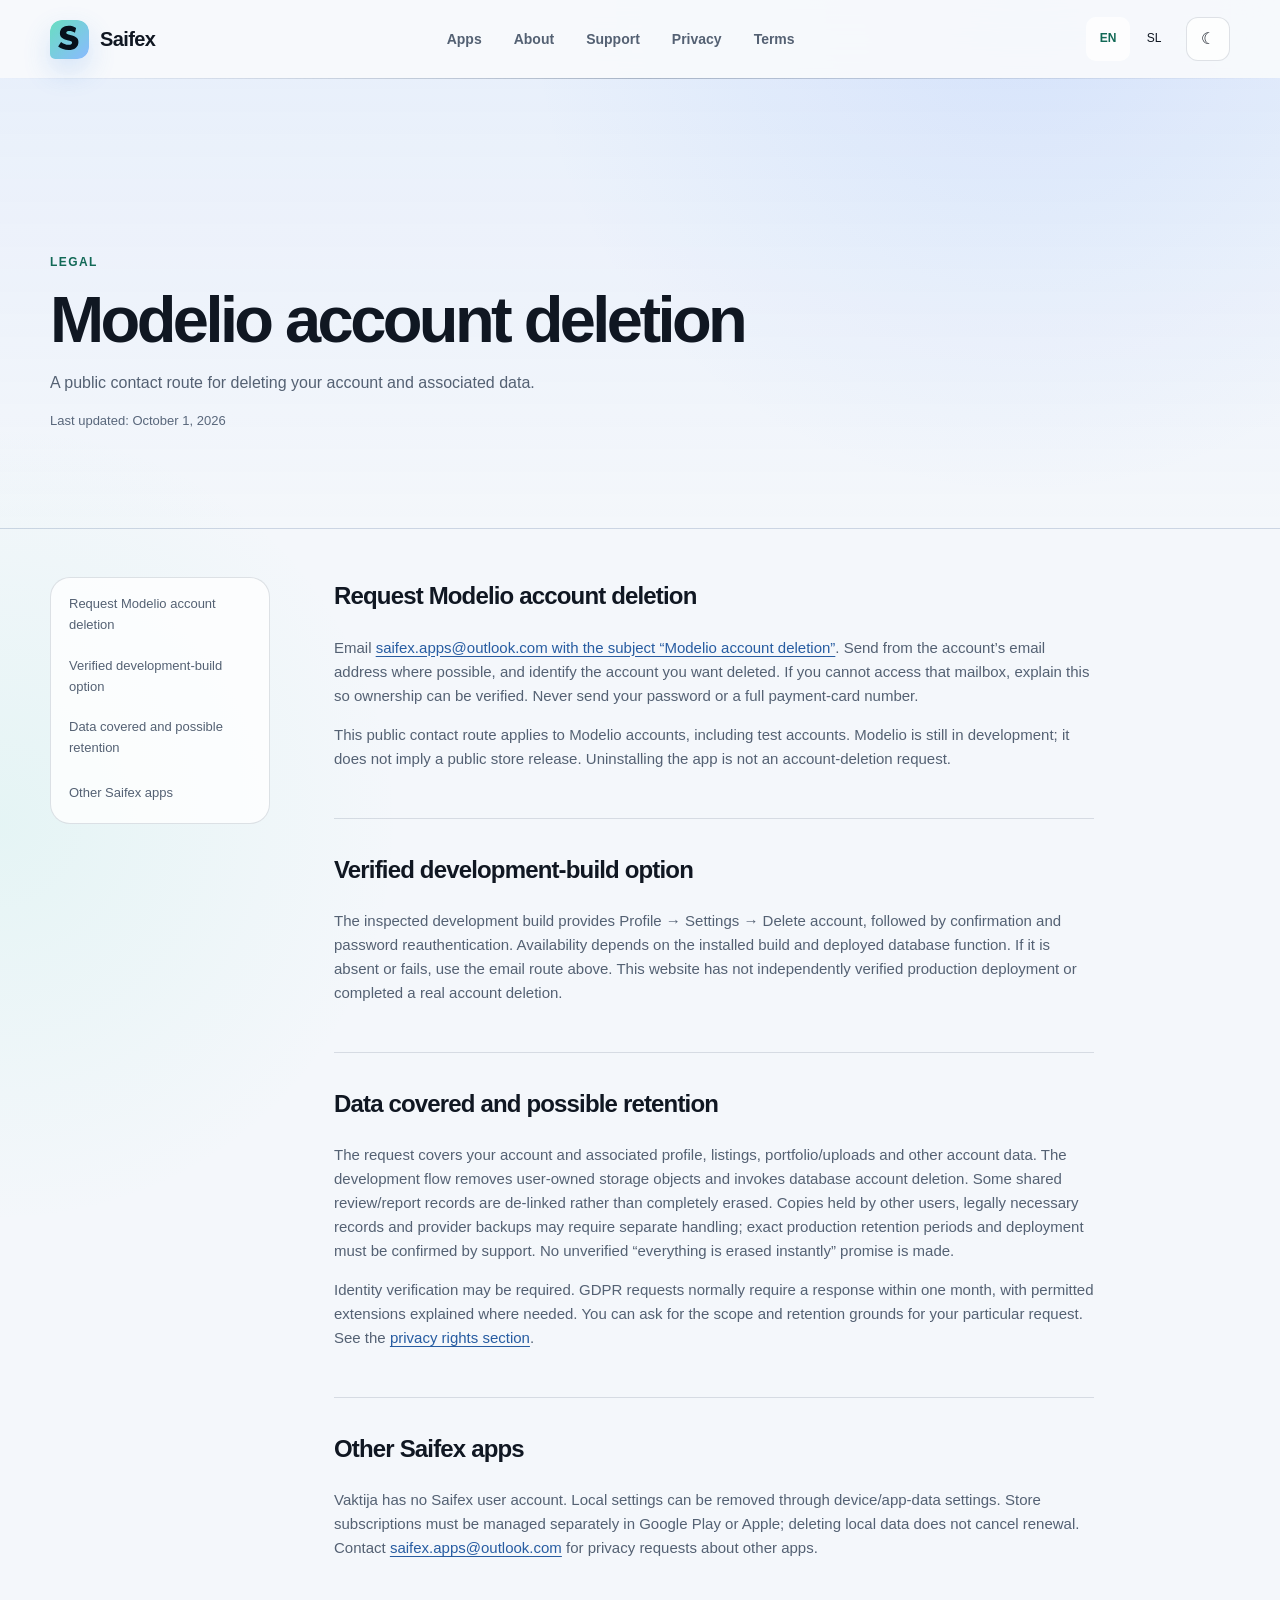
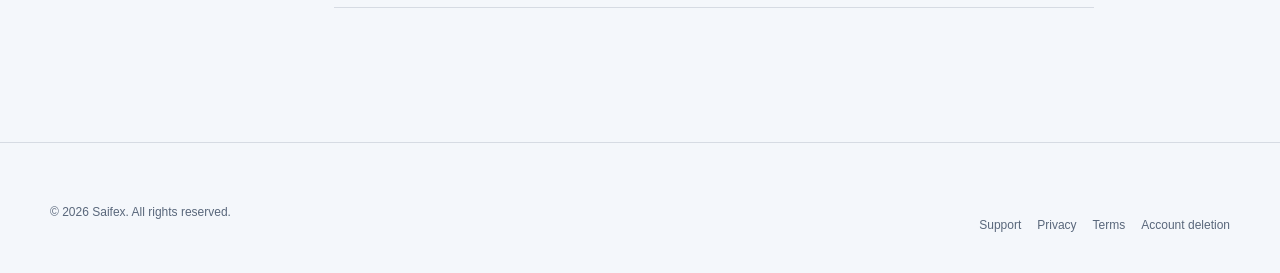
<file: account-deletion.html>
<!DOCTYPE html>
<html lang="en">
<head>
    <meta charset="UTF-8">
    <meta name="viewport" content="width=device-width, initial-scale=1.0">
    <title>Modelio Account Deletion | Saifex</title>
    <meta name="description" content="Request deletion of your Modelio account and associated data by email; verified development-build options and retention information.">
    <meta name="robots" content="index, follow">
    <meta name="theme-color" content="#070b12">
    <link rel="canonical" href="https://saifex-apps.github.io/account-deletion.html">
    <link rel="alternate" hreflang="en" href="https://saifex-apps.github.io/account-deletion.html">
    <link rel="alternate" hreflang="sl" href="https://saifex-apps.github.io/sl/account-deletion.html">
    <link rel="alternate" hreflang="x-default" href="https://saifex-apps.github.io/account-deletion.html">
    <meta property="og:title" content="Modelio Account Deletion | Saifex">
    <meta property="og:description" content="Request deletion of your Modelio account and associated data by email; verified development-build options and retention information.">
    <meta property="og:url" content="https://saifex-apps.github.io/account-deletion.html">
    <meta property="og:type" content="website">
    <meta property="og:site_name" content="Saifex">
    <meta property="og:locale" content="en_GB">
    <meta property="og:image" content="https://saifex-apps.github.io/assets/brand/social.png">
    <meta property="og:image:width" content="1200">
    <meta property="og:image:height" content="630">
    <meta property="og:image:alt" content="Saifex: Vaktija Slovenija, Učimo se slovenščino, Modelio, Factory Boss">
    <meta name="twitter:card" content="summary_large_image">
    <meta name="twitter:title" content="Modelio Account Deletion | Saifex">
    <meta name="twitter:description" content="Request deletion of your Modelio account and associated data by email; verified development-build options and retention information.">
    <meta name="twitter:image" content="https://saifex-apps.github.io/assets/brand/social.png">
    <meta name="twitter:image:alt" content="Saifex applications">
    <link rel="icon" type="image/svg+xml" href="assets/brand/favicon.svg">
    <link rel="icon" type="image/png" sizes="32x32" href="assets/brand/favicon-32.png">
    <link rel="apple-touch-icon" sizes="180x180" href="assets/brand/apple-touch-icon.png">
    <script src="js/theme-init.js"></script>
    <link rel="stylesheet" href="css/style.css">

</head>
<body>
<a class="skip-link" href="#main-content">Skip to content</a>
<header class="site-header">
    <div class="container header-inner">
        <a href="index.html" class="brand" aria-label="Saifex home"><img class="brand-logo" src="assets/brand/favicon.svg" width="39" height="39" alt=""><span>Saifex</span></a>
        <nav class="desktop-nav" aria-label="Primary navigation"><a href="index.html#apps">Apps</a>
            <a href="index.html#about">About</a>
            <a href="support.html">Support</a>
            <a href="privacy.html">Privacy</a>
            <a href="terms.html">Terms</a></nav>
        <div class="header-actions">
            <nav class="language-switch" aria-label="Language">
                <a href="account-deletion.html" hreflang="en" lang="en" data-language-link aria-current="page" aria-label="English">EN</a>
                <a href="sl/account-deletion.html" hreflang="sl" lang="sl" data-language-link aria-label="Slovenščina">SL</a>
            </nav>
            <button id="themeToggle" class="icon-button" type="button" aria-label="Switch to light theme" aria-pressed="false"><span id="themeIcon" aria-hidden="true">☀</span></button>
            <button id="menuButton" class="menu-button" type="button" aria-label="Open menu" aria-expanded="false" aria-controls="mobileMenu"><span></span><span></span><span></span></button>
        </div>
    </div>
    <nav id="mobileMenu" class="mobile-menu" aria-label="Mobile navigation"><a href="index.html#apps">Apps</a>
            <a href="index.html#about">About</a>
            <a href="support.html">Support</a>
            <a href="privacy.html">Privacy</a>
            <a href="terms.html">Terms</a></nav>
</header>
<main id="main-content" tabindex="-1">
    <section class="page-hero"><div class="container"><span class="section-label">Legal</span><h1>Modelio account deletion</h1><p>A public contact route for deleting your account and associated data.</p><div class="last-updated">Last updated: October 1, 2026</div></div></section>
    <div class="container legal-layout">
        <nav class="legal-nav" aria-label="On this page"><a href="#request">Request Modelio account deletion</a>
<a href="#in-app">Verified development-build option</a>
<a href="#data">Data covered and possible retention</a>
<a href="#other-apps">Other Saifex apps</a></nav>
        <article class="legal-content"><section id="request" class="legal-section"><h2>Request Modelio account deletion</h2>
<p>Email <a href="mailto:saifex.apps@outlook.com?subject=Modelio%20account%20deletion">saifex.apps@outlook.com with the subject “Modelio account deletion”</a>. Send from the account’s email address where possible, and identify the account you want deleted. If you cannot access that mailbox, explain this so ownership can be verified. Never send your password or a full payment-card number.</p><p>This public contact route applies to Modelio accounts, including test accounts. Modelio is still in development; it does not imply a public store release. Uninstalling the app is not an account-deletion request.</p></section>
<section id="in-app" class="legal-section"><h2>Verified development-build option</h2>
<p>The inspected development build provides Profile → Settings → Delete account, followed by confirmation and password reauthentication. Availability depends on the installed build and deployed database function. If it is absent or fails, use the email route above. This website has not independently verified production deployment or completed a real account deletion.</p></section>
<section id="data" class="legal-section"><h2>Data covered and possible retention</h2>
<p>The request covers your account and associated profile, listings, portfolio/uploads and other account data. The development flow removes user-owned storage objects and invokes database account deletion. Some shared review/report records are de-linked rather than completely erased. Copies held by other users, legally necessary records and provider backups may require separate handling; exact production retention periods and deployment must be confirmed by support. No unverified “everything is erased instantly” promise is made.</p><p>Identity verification may be required. GDPR requests normally require a response within one month, with permitted extensions explained where needed. You can ask for the scope and retention grounds for your particular request. See the <a href="privacy.html#rights">privacy rights section</a>.</p></section>
<section id="other-apps" class="legal-section"><h2>Other Saifex apps</h2>
<p>Vaktija has no Saifex user account. Local settings can be removed through device/app-data settings. Store subscriptions must be managed separately in Google Play or Apple; deleting local data does not cancel renewal. Contact <a href="mailto:saifex.apps@outlook.com">saifex.apps@outlook.com</a> for privacy requests about other apps.</p></section></article>
    </div>
</main>
<footer class="footer compact-footer"><div class="container footer-bottom">
    <span>© <span id="year">2026</span> Saifex. All rights reserved.</span>
    <div><a href="support.html">Support</a><a href="privacy.html">Privacy</a><a href="terms.html">Terms</a><a href="account-deletion.html">Account deletion</a></div>
</div></footer>
<script src="js/main.js"></script>
</body>
</html>
</file>
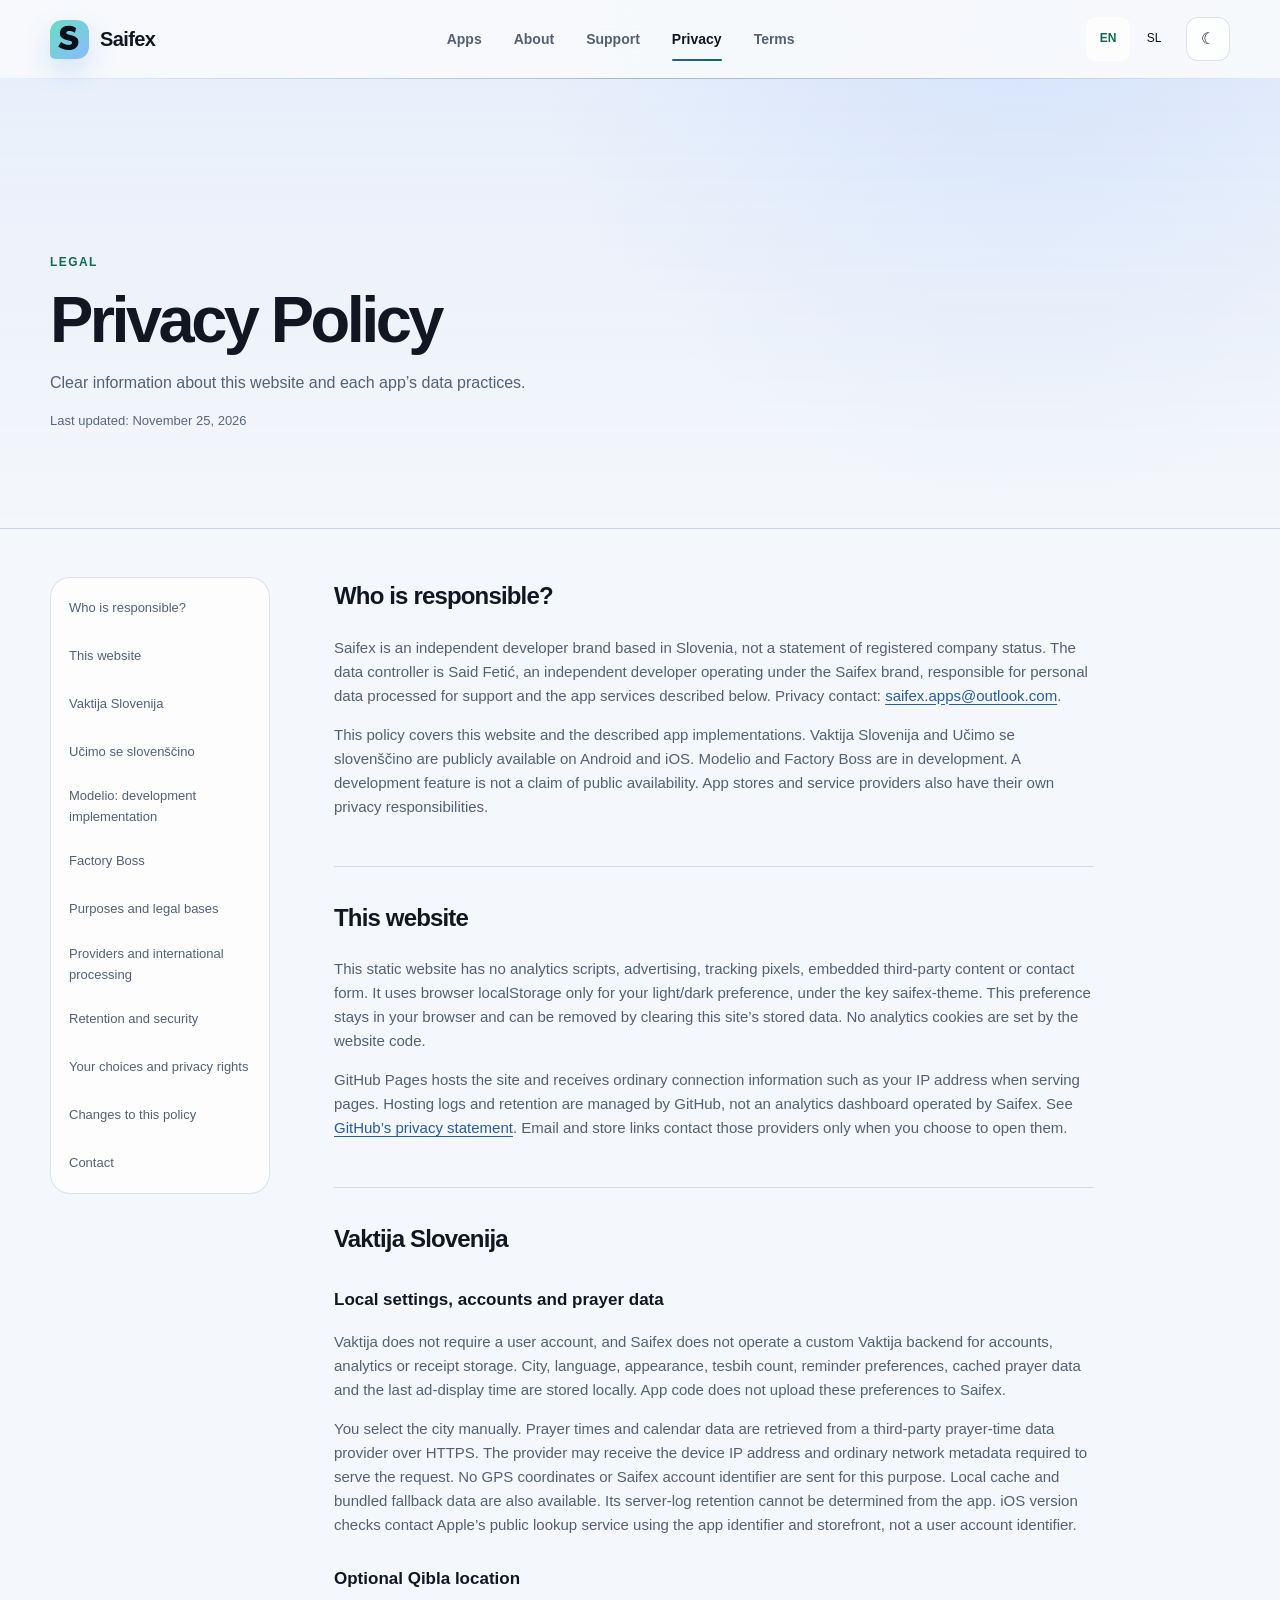
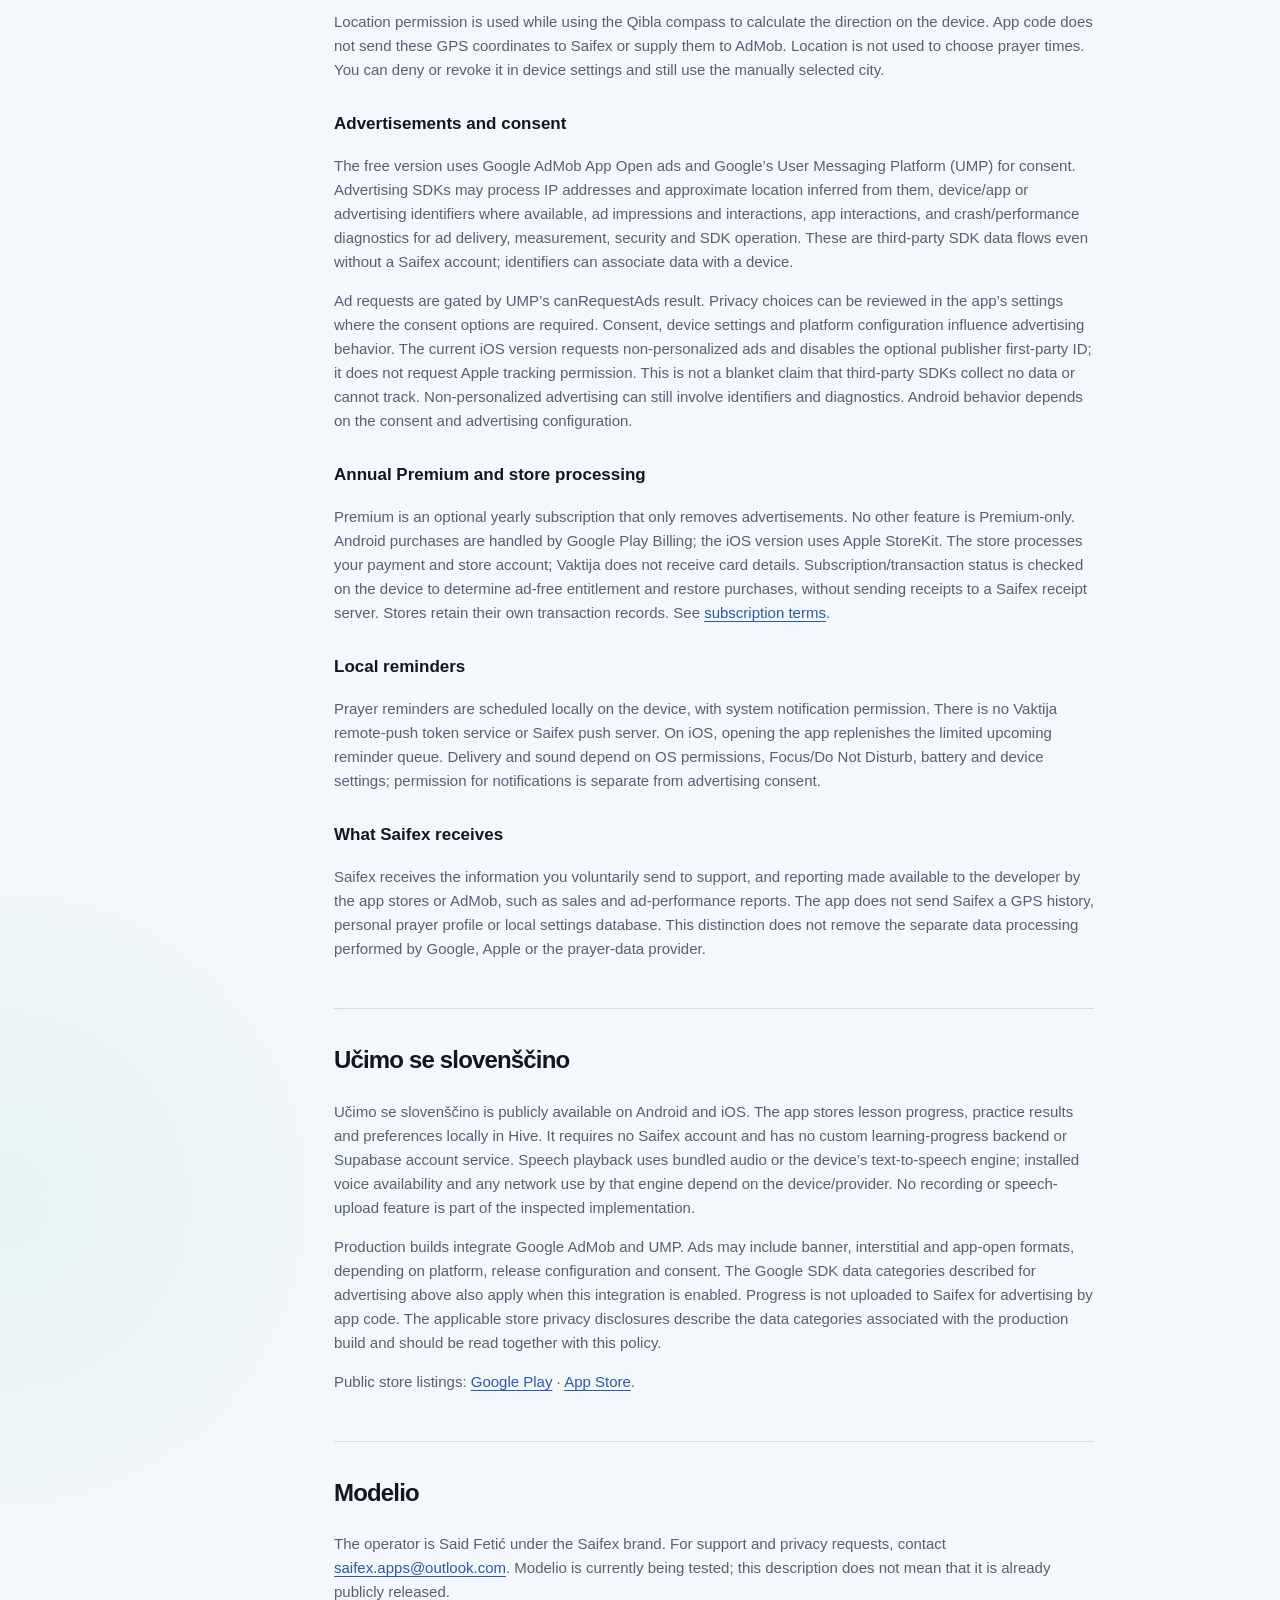
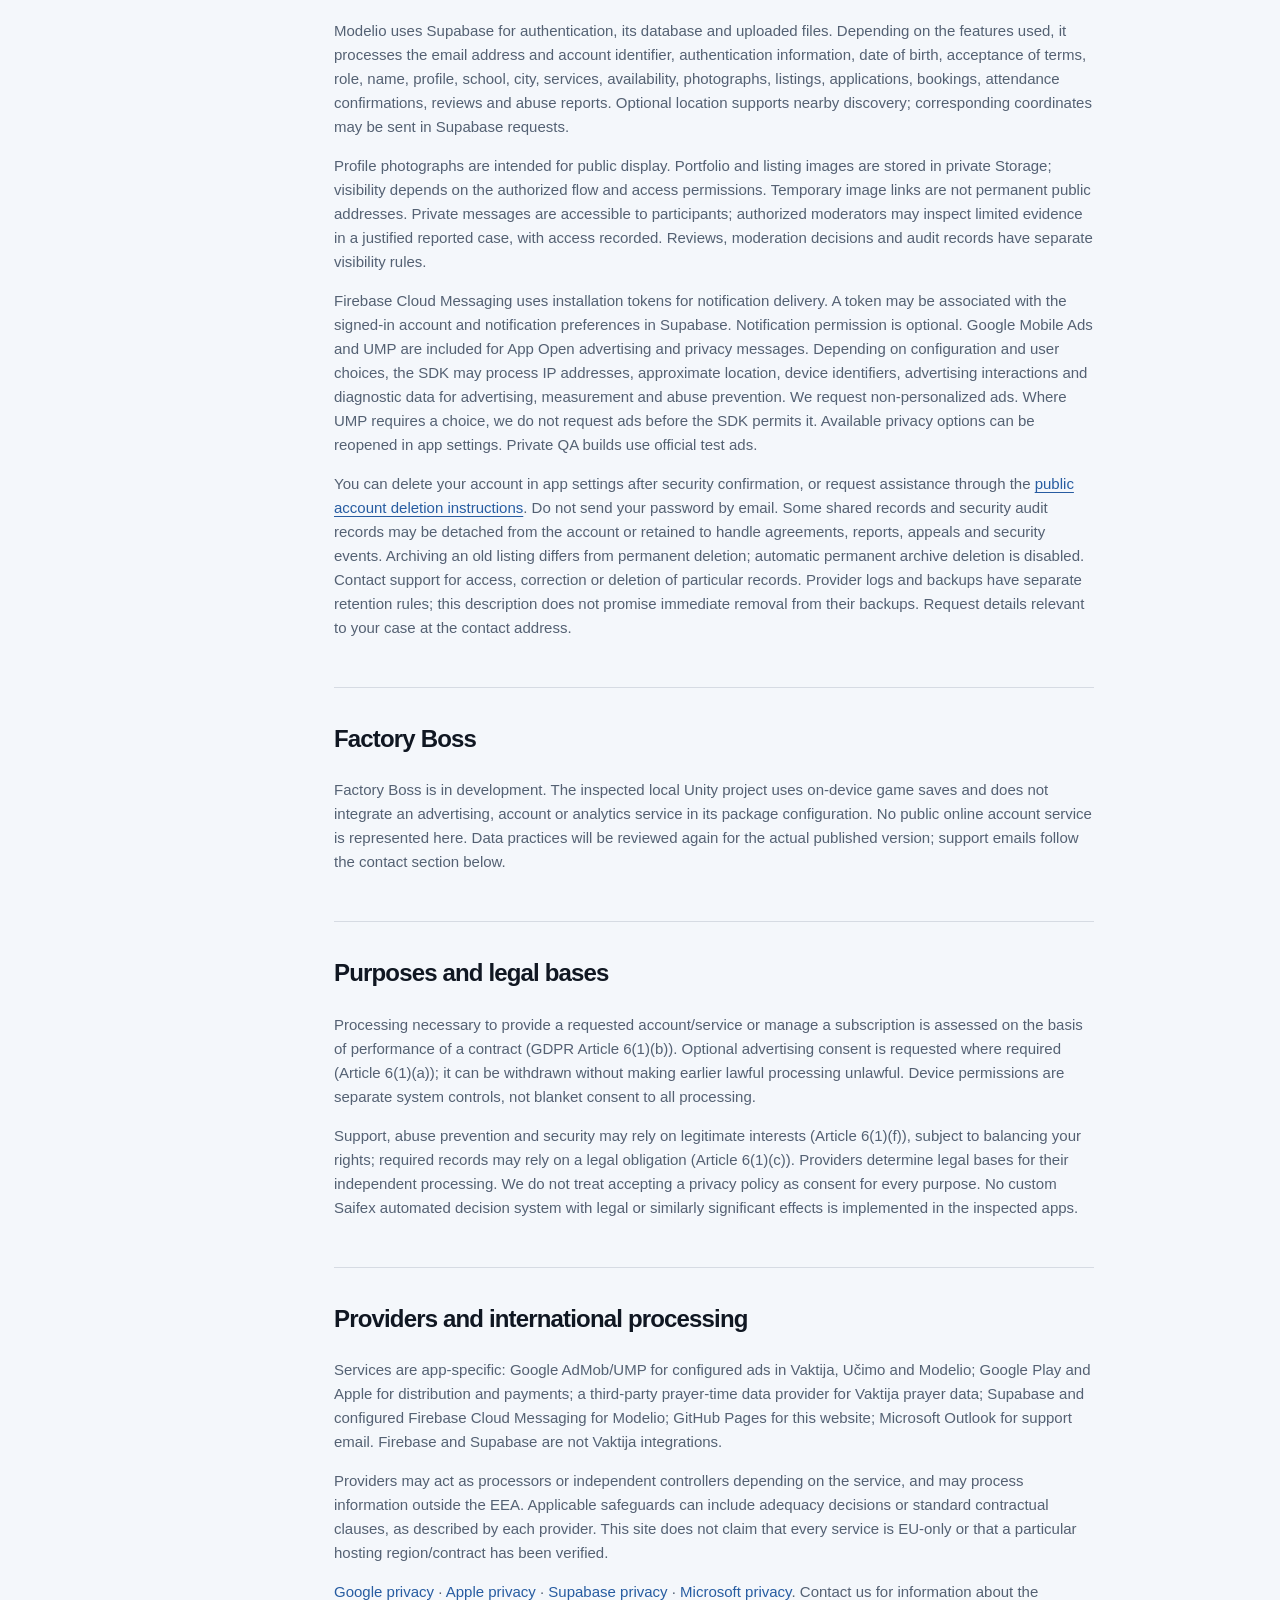
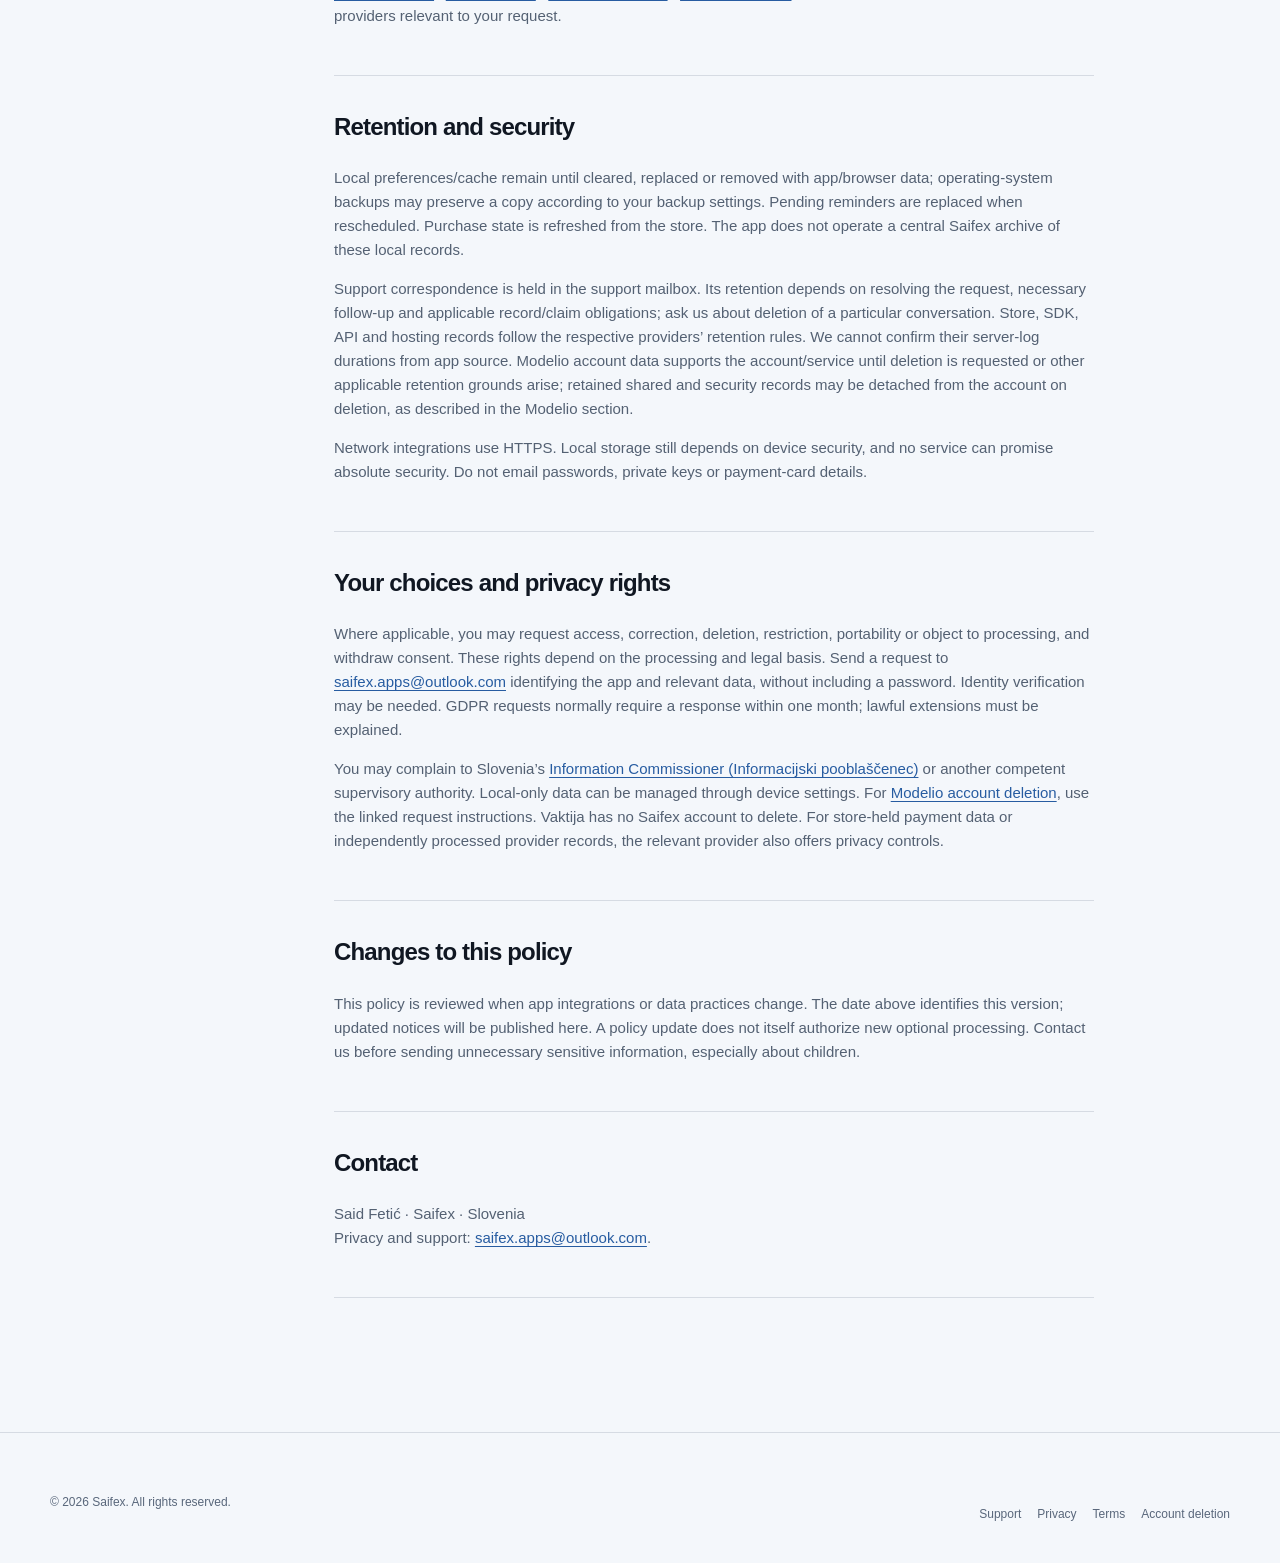
<file: privacy.html>
<!DOCTYPE html>
<html lang="en">
<head>
    <meta charset="UTF-8">
    <meta name="viewport" content="width=device-width, initial-scale=1.0">
    <title>Privacy Policy | Saifex</title>
    <meta name="description" content="How Saifex apps and this website process data, including Vaktija ads, local reminders, Qibla location and yearly Premium.">
    <meta name="robots" content="index, follow">
    <meta name="theme-color" content="#070b12">
    <link rel="canonical" href="https://saifex-apps.github.io/privacy.html">
    <link rel="alternate" hreflang="en" href="https://saifex-apps.github.io/privacy.html">
    <link rel="alternate" hreflang="sl" href="https://saifex-apps.github.io/sl/privacy.html">
    <link rel="alternate" hreflang="x-default" href="https://saifex-apps.github.io/privacy.html">
    <meta property="og:title" content="Privacy Policy | Saifex">
    <meta property="og:description" content="How Saifex apps and this website process data, including Vaktija ads, local reminders, Qibla location and yearly Premium.">
    <meta property="og:url" content="https://saifex-apps.github.io/privacy.html">
    <meta property="og:type" content="website">
    <meta property="og:site_name" content="Saifex">
    <meta property="og:locale" content="en_GB">
    <meta property="og:image" content="https://saifex-apps.github.io/assets/brand/social.png">
    <meta property="og:image:width" content="1200">
    <meta property="og:image:height" content="630">
    <meta property="og:image:alt" content="Saifex: Vaktija Slovenija, Učimo se slovenščino, Modelio, Factory Boss">
    <meta name="twitter:card" content="summary_large_image">
    <meta name="twitter:title" content="Privacy Policy | Saifex">
    <meta name="twitter:description" content="How Saifex apps and this website process data, including Vaktija ads, local reminders, Qibla location and yearly Premium.">
    <meta name="twitter:image" content="https://saifex-apps.github.io/assets/brand/social.png">
    <meta name="twitter:image:alt" content="Saifex applications">
    <link rel="icon" type="image/svg+xml" href="assets/brand/favicon.svg">
    <link rel="icon" type="image/png" sizes="32x32" href="assets/brand/favicon-32.png">
    <link rel="apple-touch-icon" sizes="180x180" href="assets/brand/apple-touch-icon.png">
    <script src="js/theme-init.js"></script>
    <link rel="stylesheet" href="css/style.css">

</head>
<body>
<a class="skip-link" href="#main-content">Skip to content</a>
<header class="site-header">
    <div class="container header-inner">
        <a href="index.html" class="brand" aria-label="Saifex home"><img class="brand-logo" src="assets/brand/favicon.svg" width="39" height="39" alt=""><span>Saifex</span></a>
        <nav class="desktop-nav" aria-label="Primary navigation"><a href="index.html#apps">Apps</a>
            <a href="index.html#about">About</a>
            <a href="support.html">Support</a>
            <a href="privacy.html" aria-current="page">Privacy</a>
            <a href="terms.html">Terms</a></nav>
        <div class="header-actions">
            <nav class="language-switch" aria-label="Language">
                <a href="privacy.html" hreflang="en" lang="en" data-language-link aria-current="page" aria-label="English">EN</a>
                <a href="sl/privacy.html" hreflang="sl" lang="sl" data-language-link aria-label="Slovenščina">SL</a>
            </nav>
            <button id="themeToggle" class="icon-button" type="button" aria-label="Switch to light theme" aria-pressed="false"><span id="themeIcon" aria-hidden="true">☀</span></button>
            <button id="menuButton" class="menu-button" type="button" aria-label="Open menu" aria-expanded="false" aria-controls="mobileMenu"><span></span><span></span><span></span></button>
        </div>
    </div>
    <nav id="mobileMenu" class="mobile-menu" aria-label="Mobile navigation"><a href="index.html#apps">Apps</a>
            <a href="index.html#about">About</a>
            <a href="support.html">Support</a>
            <a href="privacy.html" aria-current="page">Privacy</a>
            <a href="terms.html">Terms</a></nav>
</header>
<main id="main-content" tabindex="-1">
    <section class="page-hero"><div class="container"><span class="section-label">Legal</span><h1>Privacy Policy</h1><p>Clear information about this website and each app’s data practices.</p><div class="last-updated">Last updated: November 25, 2026</div></div></section>
    <div class="container legal-layout">
        <nav class="legal-nav" aria-label="On this page"><a href="#general">Who is responsible?</a>
<a href="#website">This website</a>
<a href="#vaktija">Vaktija Slovenija</a>
<a href="#ucimo">Učimo se slovenščino</a>
<a href="#modelio">Modelio: development implementation</a>
<a href="#factory">Factory Boss</a>
<a href="#purposes">Purposes and legal bases</a>
<a href="#third-party">Providers and international processing</a>
<a href="#retention">Retention and security</a>
<a href="#rights">Your choices and privacy rights</a>
<a href="#changes">Changes to this policy</a>
<a href="#contact">Contact</a></nav>
        <article class="legal-content"><section id="general" class="legal-section"><h2>Who is responsible?</h2>
<p>Saifex is an independent developer brand based in Slovenia, not a statement of registered company status. The data controller is Said Fetić, an independent developer operating under the Saifex brand, responsible for personal data processed for support and the app services described below. Privacy contact: <a href="mailto:saifex.apps@outlook.com">saifex.apps@outlook.com</a>.</p><p>This policy covers this website and the described app implementations. Vaktija Slovenija and Učimo se slovenščino are publicly available on Android and iOS. Modelio and Factory Boss are in development. A development feature is not a claim of public availability. App stores and service providers also have their own privacy responsibilities.</p></section>
<section id="website" class="legal-section"><h2>This website</h2>
<p>This static website has no analytics scripts, advertising, tracking pixels, embedded third-party content or contact form. It uses browser localStorage only for your light/dark preference, under the key saifex-theme. This preference stays in your browser and can be removed by clearing this site’s stored data. No analytics cookies are set by the website code.</p><p>GitHub Pages hosts the site and receives ordinary connection information such as your IP address when serving pages. Hosting logs and retention are managed by GitHub, not an analytics dashboard operated by Saifex. See <a href="https://docs.github.com/en/site-policy/privacy-policies/github-general-privacy-statement">GitHub’s privacy statement</a>. Email and store links contact those providers only when you choose to open them.</p></section>
<section id="vaktija" class="legal-section"><h2>Vaktija Slovenija</h2>
<h3>Local settings, accounts and prayer data</h3><p>Vaktija does not require a user account, and Saifex does not operate a custom Vaktija backend for accounts, analytics or receipt storage. City, language, appearance, tesbih count, reminder preferences, cached prayer data and the last ad-display time are stored locally. App code does not upload these preferences to Saifex.</p><p>You select the city manually. Prayer times and calendar data are retrieved from a third-party prayer-time data provider over HTTPS. The provider may receive the device IP address and ordinary network metadata required to serve the request. No GPS coordinates or Saifex account identifier are sent for this purpose. Local cache and bundled fallback data are also available. Its server-log retention cannot be determined from the app. iOS version checks contact Apple’s public lookup service using the app identifier and storefront, not a user account identifier.</p><h3>Optional Qibla location</h3><p>Location permission is used while using the Qibla compass to calculate the direction on the device. App code does not send these GPS coordinates to Saifex or supply them to AdMob. Location is not used to choose prayer times. You can deny or revoke it in device settings and still use the manually selected city.</p><h3>Advertisements and consent</h3><p>The free version uses Google AdMob App Open ads and Google’s User Messaging Platform (UMP) for consent. Advertising SDKs may process IP addresses and approximate location inferred from them, device/app or advertising identifiers where available, ad impressions and interactions, app interactions, and crash/performance diagnostics for ad delivery, measurement, security and SDK operation. These are third-party SDK data flows even without a Saifex account; identifiers can associate data with a device.</p><p>Ad requests are gated by UMP’s canRequestAds result. Privacy choices can be reviewed in the app’s settings where the consent options are required. Consent, device settings and platform configuration influence advertising behavior. The current iOS version requests non-personalized ads and disables the optional publisher first-party ID; it does not request Apple tracking permission. This is not a blanket claim that third-party SDKs collect no data or cannot track. Non-personalized advertising can still involve identifiers and diagnostics. Android behavior depends on the consent and advertising configuration.</p><h3>Annual Premium and store processing</h3><p>Premium is an optional yearly subscription that only removes advertisements. No other feature is Premium-only. Android purchases are handled by Google Play Billing; the iOS version uses Apple StoreKit. The store processes your payment and store account; Vaktija does not receive card details. Subscription/transaction status is checked on the device to determine ad-free entitlement and restore purchases, without sending receipts to a Saifex receipt server. Stores retain their own transaction records. See <a href="terms.html#subscriptions">subscription terms</a>.</p><h3>Local reminders</h3><p>Prayer reminders are scheduled locally on the device, with system notification permission. There is no Vaktija remote-push token service or Saifex push server. On iOS, opening the app replenishes the limited upcoming reminder queue. Delivery and sound depend on OS permissions, Focus/Do Not Disturb, battery and device settings; permission for notifications is separate from advertising consent.</p><h3>What Saifex receives</h3><p>Saifex receives the information you voluntarily send to support, and reporting made available to the developer by the app stores or AdMob, such as sales and ad-performance reports. The app does not send Saifex a GPS history, personal prayer profile or local settings database. This distinction does not remove the separate data processing performed by Google, Apple or the prayer-data provider.</p></section>
<section id="ucimo" class="legal-section"><h2>Učimo se slovenščino</h2>
<p>Učimo se slovenščino is publicly available on Android and iOS. The app stores lesson progress, practice results and preferences locally in Hive. It requires no Saifex account and has no custom learning-progress backend or Supabase account service. Speech playback uses bundled audio or the device’s text-to-speech engine; installed voice availability and any network use by that engine depend on the device/provider. No recording or speech-upload feature is part of the inspected implementation.</p><p>Production builds integrate Google AdMob and UMP. Ads may include banner, interstitial and app-open formats, depending on platform, release configuration and consent. The Google SDK data categories described for advertising above also apply when this integration is enabled. Progress is not uploaded to Saifex for advertising by app code. The applicable store privacy disclosures describe the data categories associated with the production build and should be read together with this policy.</p><p>Public store listings: <a href="https://play.google.com/store/apps/details?id=com.saidf.ucimoslovenscino" aria-label="Učimo se slovenščino on Google Play" rel="noopener">Google Play</a> · <a href="https://apps.apple.com/us/app/u%C4%8Dimo-se-sloven%C5%A1%C4%8Dino/id6818986318" aria-label="Učimo se slovenščino on App Store" rel="noopener">App Store</a>.</p></section>
<section id="modelio" class="legal-section">
  <h2>Modelio</h2>
  <p>The operator is Said Fetić under the Saifex brand. For support and privacy requests, contact <a href="mailto:saifex.apps@outlook.com">saifex.apps@outlook.com</a>. Modelio is currently being tested; this description does not mean that it is already publicly released.</p>
  <p>Modelio uses Supabase for authentication, its database and uploaded files. Depending on the features used, it processes the email address and account identifier, authentication information, date of birth, acceptance of terms, role, name, profile, school, city, services, availability, photographs, listings, applications, bookings, attendance confirmations, reviews and abuse reports. Optional location supports nearby discovery; corresponding coordinates may be sent in Supabase requests.</p>
  <p>Profile photographs are intended for public display. Portfolio and listing images are stored in private Storage; visibility depends on the authorized flow and access permissions. Temporary image links are not permanent public addresses. Private messages are accessible to participants; authorized moderators may inspect limited evidence in a justified reported case, with access recorded. Reviews, moderation decisions and audit records have separate visibility rules.</p>
  <p>Firebase Cloud Messaging uses installation tokens for notification delivery. A token may be associated with the signed-in account and notification preferences in Supabase. Notification permission is optional. Google Mobile Ads and UMP are included for App Open advertising and privacy messages. Depending on configuration and user choices, the SDK may process IP addresses, approximate location, device identifiers, advertising interactions and diagnostic data for advertising, measurement and abuse prevention. We request non-personalized ads. Where UMP requires a choice, we do not request ads before the SDK permits it. Available privacy options can be reopened in app settings. Private QA builds use official test ads.</p>
  <p>You can delete your account in app settings after security confirmation, or request assistance through the <a href="https://saifex-apps.github.io/account-deletion.html">public account deletion instructions</a>. Do not send your password by email. Some shared records and security audit records may be detached from the account or retained to handle agreements, reports, appeals and security events. Archiving an old listing differs from permanent deletion; automatic permanent archive deletion is disabled. Contact support for access, correction or deletion of particular records. Provider logs and backups have separate retention rules; this description does not promise immediate removal from their backups. Request details relevant to your case at the contact address.</p>
</section>
<section id="factory" class="legal-section"><h2>Factory Boss</h2>
<p>Factory Boss is in development. The inspected local Unity project uses on-device game saves and does not integrate an advertising, account or analytics service in its package configuration. No public online account service is represented here. Data practices will be reviewed again for the actual published version; support emails follow the contact section below.</p></section>
<section id="purposes" class="legal-section"><h2>Purposes and legal bases</h2>
<p>Processing necessary to provide a requested account/service or manage a subscription is assessed on the basis of performance of a contract (GDPR Article 6(1)(b)). Optional advertising consent is requested where required (Article 6(1)(a)); it can be withdrawn without making earlier lawful processing unlawful. Device permissions are separate system controls, not blanket consent to all processing.</p><p>Support, abuse prevention and security may rely on legitimate interests (Article 6(1)(f)), subject to balancing your rights; required records may rely on a legal obligation (Article 6(1)(c)). Providers determine legal bases for their independent processing. We do not treat accepting a privacy policy as consent for every purpose. No custom Saifex automated decision system with legal or similarly significant effects is implemented in the inspected apps.</p></section>
<section id="third-party" class="legal-section"><h2>Providers and international processing</h2>
<p>Services are app-specific: Google AdMob/UMP for configured ads in Vaktija, Učimo and Modelio; Google Play and Apple for distribution and payments; a third-party prayer-time data provider for Vaktija prayer data; Supabase and configured Firebase Cloud Messaging for Modelio; GitHub Pages for this website; Microsoft Outlook for support email. Firebase and Supabase are not Vaktija integrations.</p><p>Providers may act as processors or independent controllers depending on the service, and may process information outside the EEA. Applicable safeguards can include adequacy decisions or standard contractual clauses, as described by each provider. This site does not claim that every service is EU-only or that a particular hosting region/contract has been verified.</p><p><a href="https://policies.google.com/privacy">Google privacy</a> · <a href="https://www.apple.com/legal/privacy/">Apple privacy</a> · <a href="https://supabase.com/privacy">Supabase privacy</a> · <a href="https://www.microsoft.com/en-us/privacy/privacystatement">Microsoft privacy</a>. Contact us for information about the providers relevant to your request.</p></section>
<section id="retention" class="legal-section"><h2>Retention and security</h2>
<p>Local preferences/cache remain until cleared, replaced or removed with app/browser data; operating-system backups may preserve a copy according to your backup settings. Pending reminders are replaced when rescheduled. Purchase state is refreshed from the store. The app does not operate a central Saifex archive of these local records.</p><p>Support correspondence is held in the support mailbox. Its retention depends on resolving the request, necessary follow-up and applicable record/claim obligations; ask us about deletion of a particular conversation. Store, SDK, API and hosting records follow the respective providers’ retention rules. We cannot confirm their server-log durations from app source. Modelio account data supports the account/service until deletion is requested or other applicable retention grounds arise; retained shared and security records may be detached from the account on deletion, as described in the Modelio section.</p><p>Network integrations use HTTPS. Local storage still depends on device security, and no service can promise absolute security. Do not email passwords, private keys or payment-card details.</p></section>
<section id="rights" class="legal-section"><h2>Your choices and privacy rights</h2>
<p>Where applicable, you may request access, correction, deletion, restriction, portability or object to processing, and withdraw consent. These rights depend on the processing and legal basis. Send a request to <a href="mailto:saifex.apps@outlook.com">saifex.apps@outlook.com</a> identifying the app and relevant data, without including a password. Identity verification may be needed. GDPR requests normally require a response within one month; lawful extensions must be explained.</p><p>You may complain to Slovenia’s <a href="https://www.ip-rs.si/">Information Commissioner (Informacijski pooblaščenec)</a> or another competent supervisory authority. Local-only data can be managed through device settings. For <a href="account-deletion.html">Modelio account deletion</a>, use the linked request instructions. Vaktija has no Saifex account to delete. For store-held payment data or independently processed provider records, the relevant provider also offers privacy controls.</p></section>
<section id="changes" class="legal-section"><h2>Changes to this policy</h2>
<p>This policy is reviewed when app integrations or data practices change. The date above identifies this version; updated notices will be published here. A policy update does not itself authorize new optional processing. Contact us before sending unnecessary sensitive information, especially about children.</p></section>
<section id="contact" class="legal-section"><h2>Contact</h2>
<p>Said Fetić · Saifex · Slovenia<br>Privacy and support: <a href="mailto:saifex.apps@outlook.com">saifex.apps@outlook.com</a>.</p></section></article>
    </div>
</main>
<footer class="footer compact-footer"><div class="container footer-bottom">
    <span>© <span id="year">2026</span> Saifex. All rights reserved.</span>
    <div><a href="support.html">Support</a><a href="privacy.html">Privacy</a><a href="terms.html">Terms</a><a href="account-deletion.html">Account deletion</a></div>
</div></footer>
<script src="js/main.js"></script>
</body>
</html>
</file>
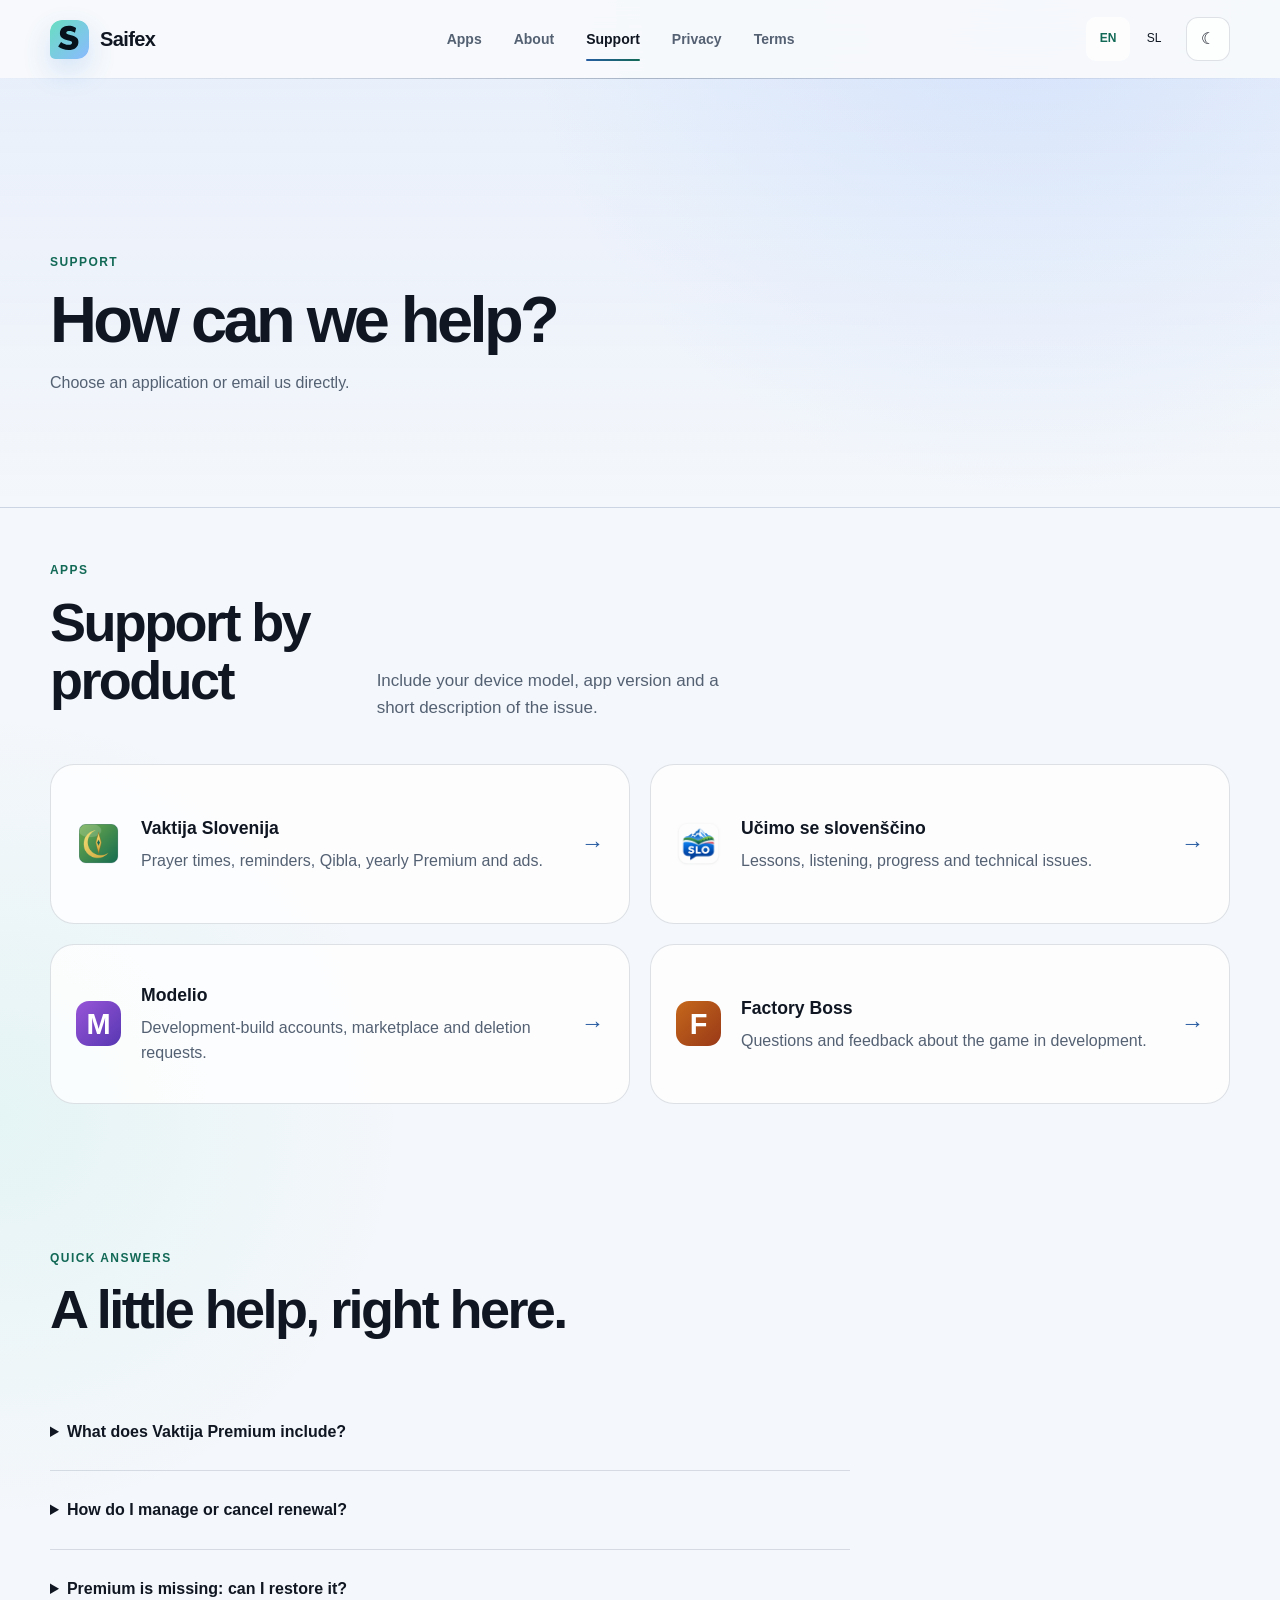
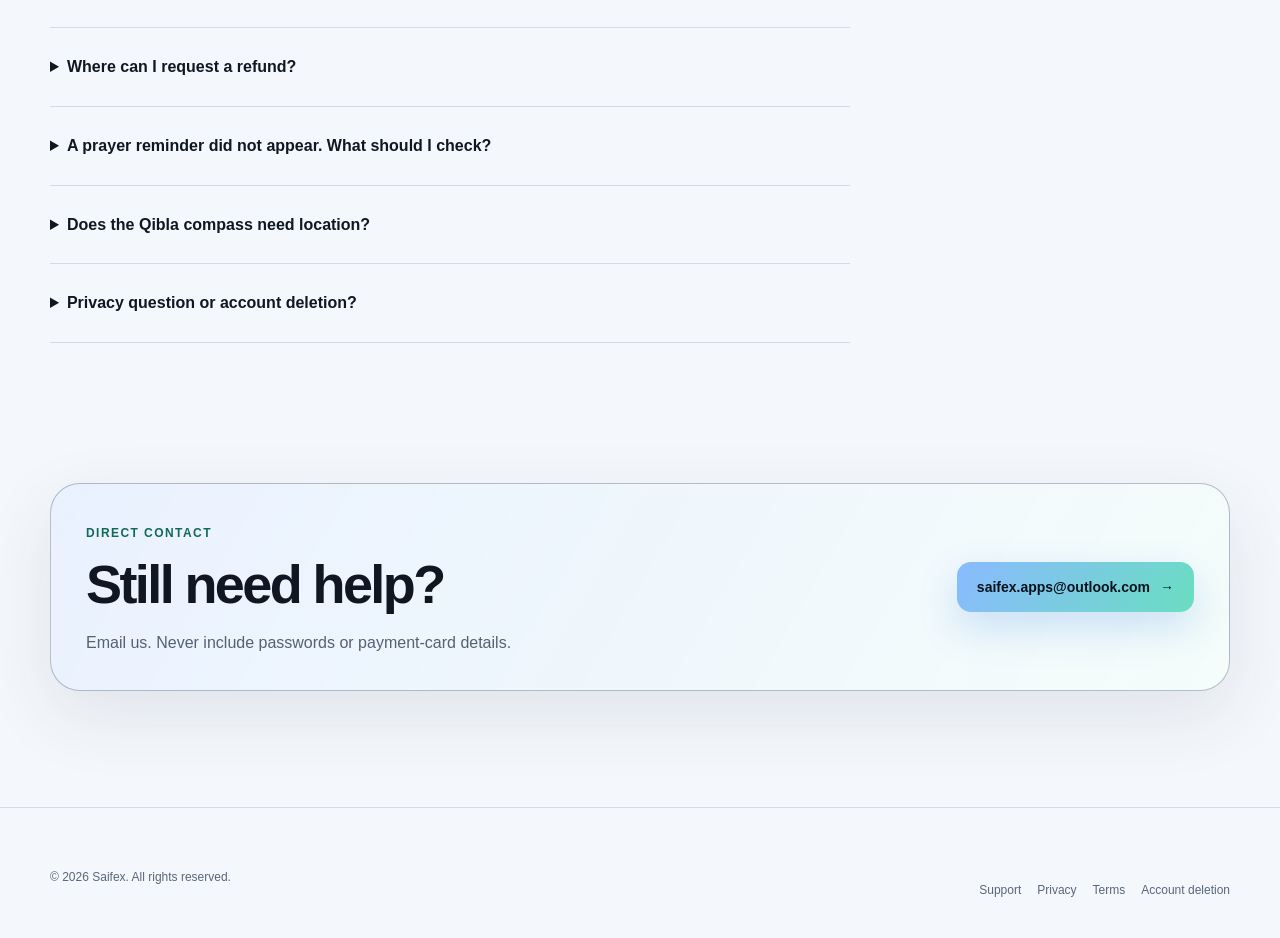
<file: support.html>
<!DOCTYPE html>
<html lang="en">
<head>
    <meta charset="UTF-8">
    <meta name="viewport" content="width=device-width, initial-scale=1.0">
    <title>Support | Saifex</title>
    <meta name="description" content="Contact Saifex for help with apps, Vaktija reminders, Qibla, Premium purchases, restore and privacy.">
    <meta name="robots" content="index, follow">
    <meta name="theme-color" content="#070b12">
    <link rel="canonical" href="https://saifex-apps.github.io/support.html">
    <link rel="alternate" hreflang="en" href="https://saifex-apps.github.io/support.html">
    <link rel="alternate" hreflang="sl" href="https://saifex-apps.github.io/sl/support.html">
    <link rel="alternate" hreflang="x-default" href="https://saifex-apps.github.io/support.html">
    <meta property="og:title" content="Support | Saifex">
    <meta property="og:description" content="Contact Saifex for help with apps, Vaktija reminders, Qibla, Premium purchases, restore and privacy.">
    <meta property="og:url" content="https://saifex-apps.github.io/support.html">
    <meta property="og:type" content="website">
    <meta property="og:site_name" content="Saifex">
    <meta property="og:locale" content="en_GB">
    <meta property="og:image" content="https://saifex-apps.github.io/assets/brand/social.png">
    <meta property="og:image:width" content="1200">
    <meta property="og:image:height" content="630">
    <meta property="og:image:alt" content="Saifex: Vaktija Slovenija, Učimo se slovenščino, Modelio, Factory Boss">
    <meta name="twitter:card" content="summary_large_image">
    <meta name="twitter:title" content="Support | Saifex">
    <meta name="twitter:description" content="Contact Saifex for help with apps, Vaktija reminders, Qibla, Premium purchases, restore and privacy.">
    <meta name="twitter:image" content="https://saifex-apps.github.io/assets/brand/social.png">
    <meta name="twitter:image:alt" content="Saifex applications">
    <link rel="icon" type="image/svg+xml" href="assets/brand/favicon.svg">
    <link rel="icon" type="image/png" sizes="32x32" href="assets/brand/favicon-32.png">
    <link rel="apple-touch-icon" sizes="180x180" href="assets/brand/apple-touch-icon.png">
    <script src="js/theme-init.js"></script>
    <link rel="stylesheet" href="css/style.css">

</head>
<body>
<a class="skip-link" href="#main-content">Skip to content</a>
<header class="site-header">
    <div class="container header-inner">
        <a href="index.html" class="brand" aria-label="Saifex home"><img class="brand-logo" src="assets/brand/favicon.svg" width="39" height="39" alt=""><span>Saifex</span></a>
        <nav class="desktop-nav" aria-label="Primary navigation"><a href="index.html#apps">Apps</a>
            <a href="index.html#about">About</a>
            <a href="support.html" aria-current="page">Support</a>
            <a href="privacy.html">Privacy</a>
            <a href="terms.html">Terms</a></nav>
        <div class="header-actions">
            <nav class="language-switch" aria-label="Language">
                <a href="support.html" hreflang="en" lang="en" data-language-link aria-current="page" aria-label="English">EN</a>
                <a href="sl/support.html" hreflang="sl" lang="sl" data-language-link aria-label="Slovenščina">SL</a>
            </nav>
            <button id="themeToggle" class="icon-button" type="button" aria-label="Switch to light theme" aria-pressed="false"><span id="themeIcon" aria-hidden="true">☀</span></button>
            <button id="menuButton" class="menu-button" type="button" aria-label="Open menu" aria-expanded="false" aria-controls="mobileMenu"><span></span><span></span><span></span></button>
        </div>
    </div>
    <nav id="mobileMenu" class="mobile-menu" aria-label="Mobile navigation"><a href="index.html#apps">Apps</a>
            <a href="index.html#about">About</a>
            <a href="support.html" aria-current="page">Support</a>
            <a href="privacy.html">Privacy</a>
            <a href="terms.html">Terms</a></nav>
</header>
<main id="main-content" tabindex="-1">
    <section class="page-hero"><div class="container"><span class="section-label">Support</span><h1>How can we help?</h1><p>Choose an application or email us directly.</p></div></section>
    <section class="section section-tight" aria-labelledby="app-support-title"><div class="container">
        <div class="section-heading support-heading"><div><span class="section-label">Apps</span><h2 id="app-support-title">Support by product</h2></div><p>Include your device model, app version and a short description of the issue.</p></div>
        <div class="support-grid"><a href="mailto:saifex.apps@outlook.com?subject=Vaktija%20Slovenija%20Support" class="support-card"><img class="support-icon" src="assets/apps/vaktija/icon.png" width="45" height="45" loading="lazy" alt=""><span class="support-card-copy"><strong>Vaktija Slovenija</strong><span>Prayer times, reminders, Qibla, yearly Premium and ads.</span></span><span class="support-arrow" aria-hidden="true">→</span></a>
<a href="mailto:saifex.apps@outlook.com?subject=Ucimo%20se%20slovenscino%20Support" class="support-card"><img class="support-icon" src="assets/apps/ucimo/icon.png" width="45" height="45" loading="lazy" alt=""><span class="support-card-copy"><strong>Učimo se slovenščino</strong><span>Lessons, listening, progress and technical issues.</span></span><span class="support-arrow" aria-hidden="true">→</span></a>
<a href="mailto:saifex.apps@outlook.com?subject=Modelio%20Support" class="support-card"><span class="support-icon app-icon-modelio" aria-hidden="true">M</span><span class="support-card-copy"><strong>Modelio</strong><span>Development-build accounts, marketplace and deletion requests.</span></span><span class="support-arrow" aria-hidden="true">→</span></a>
<a href="mailto:saifex.apps@outlook.com?subject=Factory%20Boss%20Support" class="support-card"><span class="support-icon app-icon-factory" aria-hidden="true">F</span><span class="support-card-copy"><strong>Factory Boss</strong><span>Questions and feedback about the game in development.</span></span><span class="support-arrow" aria-hidden="true">→</span></a></div>
    </div></section>
    <section class="section section-tight" aria-labelledby="faq-title"><div class="container"><div class="section-heading"><span class="section-label">Quick answers</span><h2 id="faq-title">A little help, right here.</h2></div><div class="faq"><details><summary>What does Vaktija Premium include?</summary><p>Only ad removal, for a yearly subscription. Every other feature remains free. It also supports continued development and maintenance. The store shows the localized price before purchase.</p></details>
<details><summary>How do I manage or cancel renewal?</summary><p>Use the store account that purchased Premium: <a href="https://support.google.com/googleplay/answer/7018481?hl=en">Google Play</a> or <a href="https://support.apple.com/en-us/118428">Apple subscriptions</a>. Uninstalling does not cancel. Cancelling renewal normally leaves Premium active until the paid period expires.</p></details>
<details><summary>Premium is missing: can I restore it?</summary><p>Use the original store account and Restore Purchases where available. The iOS version includes this option. Purchases do not transfer between Google Play and Apple. If the issue persists, email the app version and store order reference, never card details.</p></details>
<details><summary>Where can I request a refund?</summary><p>Refunds follow the purchasing store’s rules and applicable consumer rights. Use <a href="https://support.google.com/googleplay/answer/2479637?hl=en">Google Play refund help</a> or <a href="https://support.apple.com/en-us/118223">Apple refund help</a>.</p></details>
<details><summary>A prayer reminder did not appear. What should I check?</summary><p>Check the selected city/date, enable the reminder for that prayer, allow notifications and check sound, Focus/Do Not Disturb and battery restrictions. On Android, precise alarms also depend on the relevant system permission. On iOS, open Vaktija regularly to replenish upcoming local reminders. Tell support your phone model, OS/app version and the expected time if it still fails.</p></details>
<details><summary>Does the Qibla compass need location?</summary><p>Yes, optional location is used for on-device direction calculation. City selection for prayer times is manual and works without it. Sensor accuracy can be affected by magnetic objects.</p></details>
<details><summary>Privacy question or account deletion?</summary><p>See the <a href="privacy.html">Privacy Policy</a> or <a href="account-deletion.html">Modelio deletion instructions</a>. Vaktija has no Saifex account. Send privacy requests to <a href="mailto:saifex.apps@outlook.com">saifex.apps@outlook.com</a>.</p></details></div></div></section>
    <section class="section section-tight"><div class="container"><div class="contact-box"><div><span class="section-label">Direct contact</span><h2>Still need help?</h2><p>Email us. Never include passwords or payment-card details.</p></div><a class="button button-primary" href="mailto:saifex.apps@outlook.com">saifex.apps@outlook.com<span aria-hidden="true">→</span></a></div></div></section>
</main>
<footer class="footer compact-footer"><div class="container footer-bottom">
    <span>© <span id="year">2026</span> Saifex. All rights reserved.</span>
    <div><a href="support.html">Support</a><a href="privacy.html">Privacy</a><a href="terms.html">Terms</a><a href="account-deletion.html">Account deletion</a></div>
</div></footer>
<script src="js/main.js"></script>
</body>
</html>
</file>
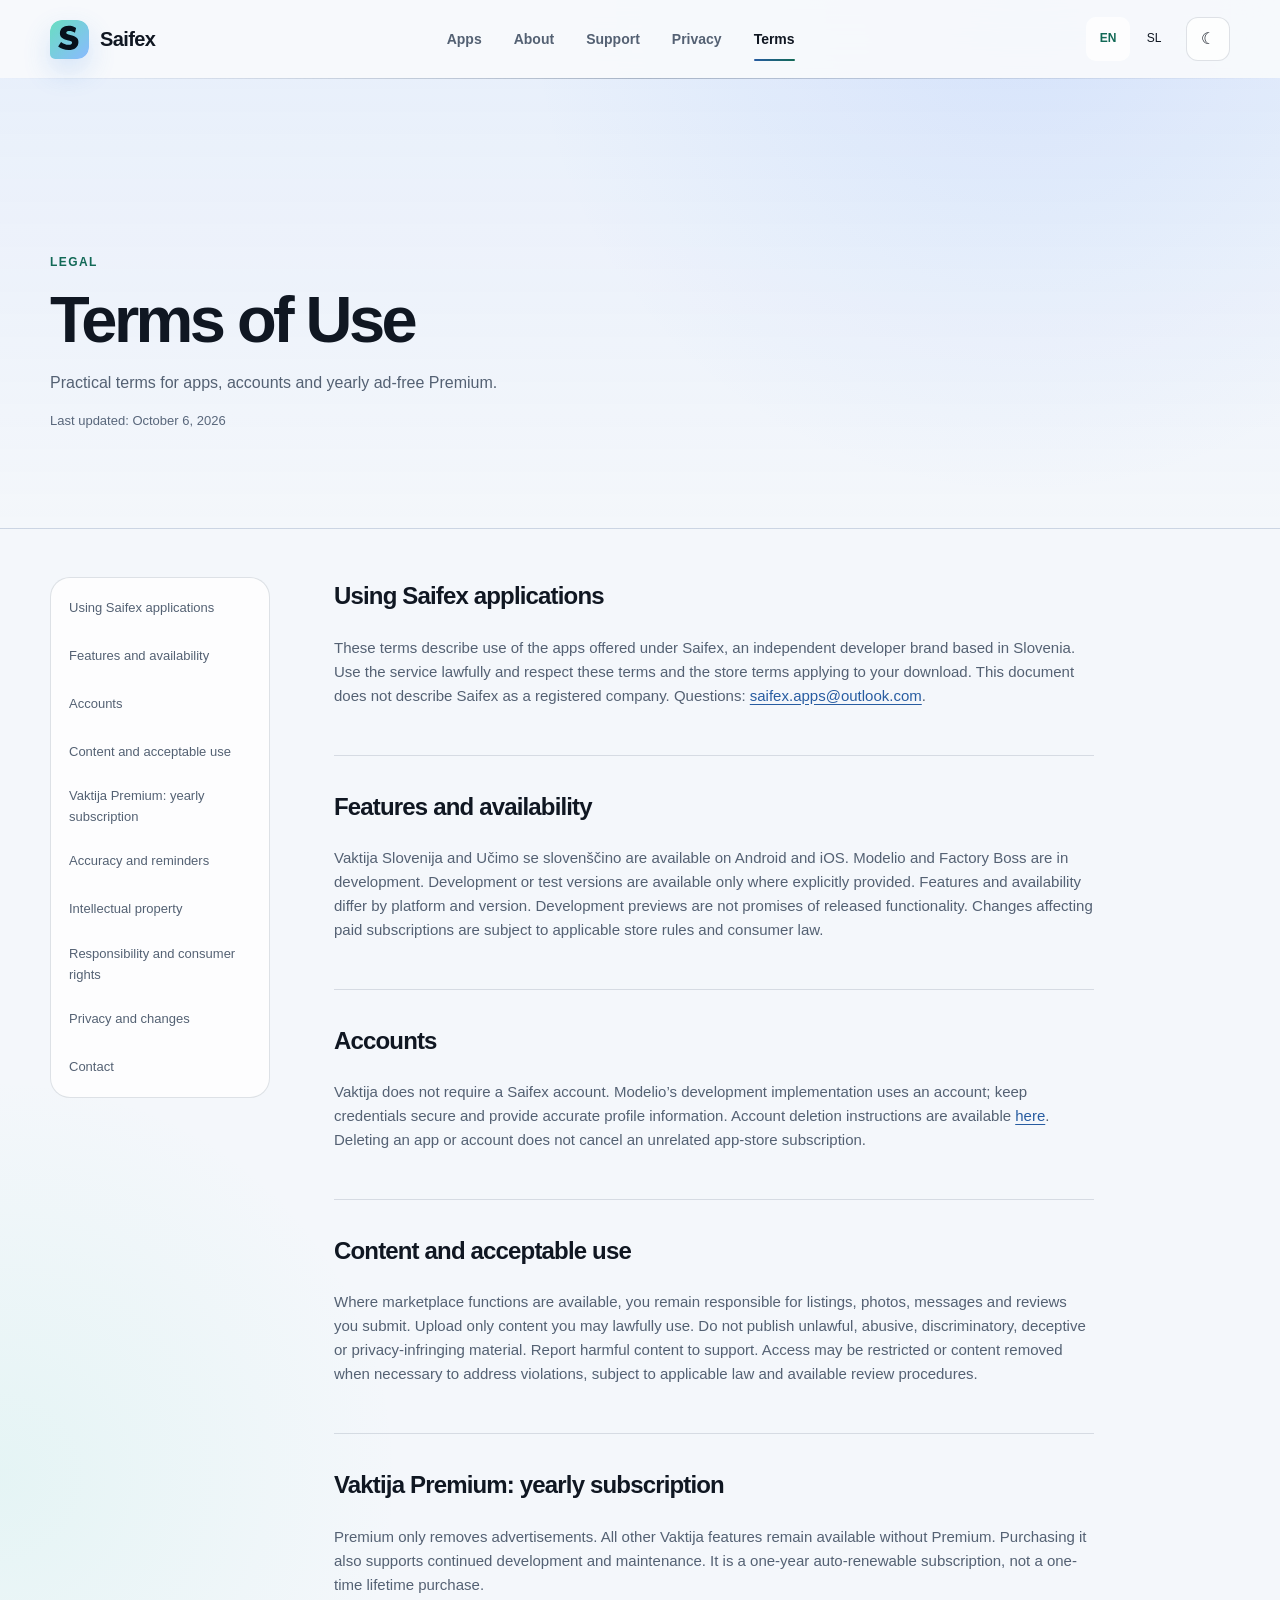
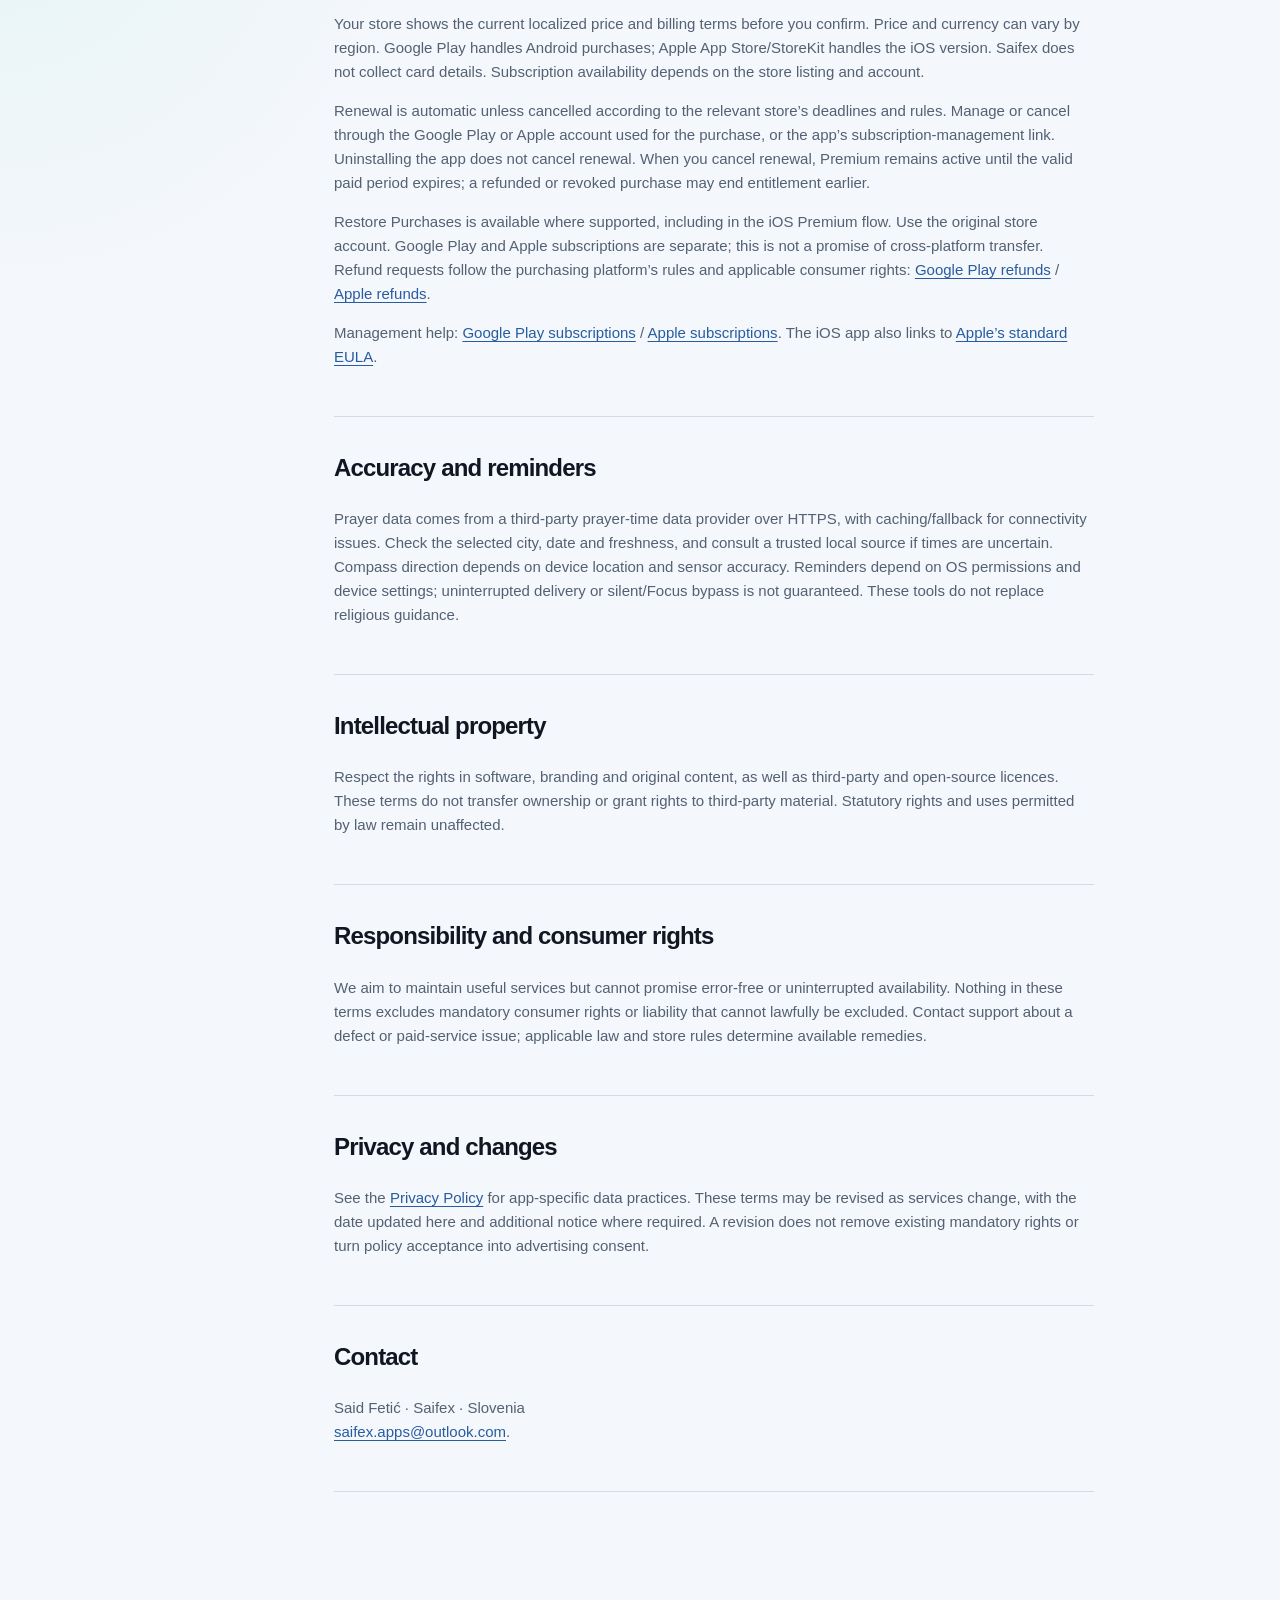
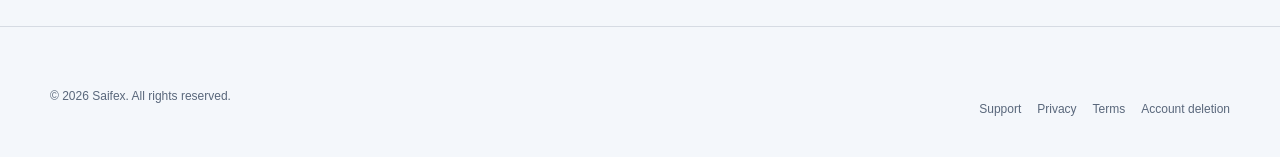
<file: terms.html>
<!DOCTYPE html>
<html lang="en">
<head>
    <meta charset="UTF-8">
    <meta name="viewport" content="width=device-width, initial-scale=1.0">
    <title>Terms of Use | Saifex</title>
    <meta name="description" content="Terms for Saifex apps and Vaktija Premium: yearly ad removal, renewal, cancellation, restore and store refunds.">
    <meta name="robots" content="index, follow">
    <meta name="theme-color" content="#070b12">
    <link rel="canonical" href="https://saifex-apps.github.io/terms.html">
    <link rel="alternate" hreflang="en" href="https://saifex-apps.github.io/terms.html">
    <link rel="alternate" hreflang="sl" href="https://saifex-apps.github.io/sl/terms.html">
    <link rel="alternate" hreflang="x-default" href="https://saifex-apps.github.io/terms.html">
    <meta property="og:title" content="Terms of Use | Saifex">
    <meta property="og:description" content="Terms for Saifex apps and Vaktija Premium: yearly ad removal, renewal, cancellation, restore and store refunds.">
    <meta property="og:url" content="https://saifex-apps.github.io/terms.html">
    <meta property="og:type" content="website">
    <meta property="og:site_name" content="Saifex">
    <meta property="og:locale" content="en_GB">
    <meta property="og:image" content="https://saifex-apps.github.io/assets/brand/social.png">
    <meta property="og:image:width" content="1200">
    <meta property="og:image:height" content="630">
    <meta property="og:image:alt" content="Saifex: Vaktija Slovenija, Učimo se slovenščino, Modelio, Factory Boss">
    <meta name="twitter:card" content="summary_large_image">
    <meta name="twitter:title" content="Terms of Use | Saifex">
    <meta name="twitter:description" content="Terms for Saifex apps and Vaktija Premium: yearly ad removal, renewal, cancellation, restore and store refunds.">
    <meta name="twitter:image" content="https://saifex-apps.github.io/assets/brand/social.png">
    <meta name="twitter:image:alt" content="Saifex applications">
    <link rel="icon" type="image/svg+xml" href="assets/brand/favicon.svg">
    <link rel="icon" type="image/png" sizes="32x32" href="assets/brand/favicon-32.png">
    <link rel="apple-touch-icon" sizes="180x180" href="assets/brand/apple-touch-icon.png">
    <script src="js/theme-init.js"></script>
    <link rel="stylesheet" href="css/style.css">

</head>
<body>
<a class="skip-link" href="#main-content">Skip to content</a>
<header class="site-header">
    <div class="container header-inner">
        <a href="index.html" class="brand" aria-label="Saifex home"><img class="brand-logo" src="assets/brand/favicon.svg" width="39" height="39" alt=""><span>Saifex</span></a>
        <nav class="desktop-nav" aria-label="Primary navigation"><a href="index.html#apps">Apps</a>
            <a href="index.html#about">About</a>
            <a href="support.html">Support</a>
            <a href="privacy.html">Privacy</a>
            <a href="terms.html" aria-current="page">Terms</a></nav>
        <div class="header-actions">
            <nav class="language-switch" aria-label="Language">
                <a href="terms.html" hreflang="en" lang="en" data-language-link aria-current="page" aria-label="English">EN</a>
                <a href="sl/terms.html" hreflang="sl" lang="sl" data-language-link aria-label="Slovenščina">SL</a>
            </nav>
            <button id="themeToggle" class="icon-button" type="button" aria-label="Switch to light theme" aria-pressed="false"><span id="themeIcon" aria-hidden="true">☀</span></button>
            <button id="menuButton" class="menu-button" type="button" aria-label="Open menu" aria-expanded="false" aria-controls="mobileMenu"><span></span><span></span><span></span></button>
        </div>
    </div>
    <nav id="mobileMenu" class="mobile-menu" aria-label="Mobile navigation"><a href="index.html#apps">Apps</a>
            <a href="index.html#about">About</a>
            <a href="support.html">Support</a>
            <a href="privacy.html">Privacy</a>
            <a href="terms.html" aria-current="page">Terms</a></nav>
</header>
<main id="main-content" tabindex="-1">
    <section class="page-hero"><div class="container"><span class="section-label">Legal</span><h1>Terms of Use</h1><p>Practical terms for apps, accounts and yearly ad-free Premium.</p><div class="last-updated">Last updated: October 6, 2026</div></div></section>
    <div class="container legal-layout">
        <nav class="legal-nav" aria-label="On this page"><a href="#acceptance">Using Saifex applications</a>
<a href="#services">Features and availability</a>
<a href="#accounts">Accounts</a>
<a href="#content">Content and acceptable use</a>
<a href="#subscriptions">Vaktija Premium: yearly subscription</a>
<a href="#availability">Accuracy and reminders</a>
<a href="#intellectual-property">Intellectual property</a>
<a href="#consumer-rights">Responsibility and consumer rights</a>
<a href="#changes">Privacy and changes</a>
<a href="#contact">Contact</a></nav>
        <article class="legal-content"><section id="acceptance" class="legal-section"><h2>Using Saifex applications</h2>
<p>These terms describe use of the apps offered under Saifex, an independent developer brand based in Slovenia. Use the service lawfully and respect these terms and the store terms applying to your download. This document does not describe Saifex as a registered company. Questions: <a href="mailto:saifex.apps@outlook.com">saifex.apps@outlook.com</a>.</p></section>
<section id="services" class="legal-section"><h2>Features and availability</h2>
<p>Vaktija Slovenija and Učimo se slovenščino are available on Android and iOS. Modelio and Factory Boss are in development. Development or test versions are available only where explicitly provided. Features and availability differ by platform and version. Development previews are not promises of released functionality. Changes affecting paid subscriptions are subject to applicable store rules and consumer law.</p></section>
<section id="accounts" class="legal-section"><h2>Accounts</h2>
<p>Vaktija does not require a Saifex account. Modelio’s development implementation uses an account; keep credentials secure and provide accurate profile information. Account deletion instructions are available <a href="account-deletion.html">here</a>. Deleting an app or account does not cancel an unrelated app-store subscription.</p></section>
<section id="content" class="legal-section"><h2>Content and acceptable use</h2>
<p>Where marketplace functions are available, you remain responsible for listings, photos, messages and reviews you submit. Upload only content you may lawfully use. Do not publish unlawful, abusive, discriminatory, deceptive or privacy-infringing material. Report harmful content to support. Access may be restricted or content removed when necessary to address violations, subject to applicable law and available review procedures.</p></section>
<section id="subscriptions" class="legal-section"><h2>Vaktija Premium: yearly subscription</h2>
<p>Premium only removes advertisements. All other Vaktija features remain available without Premium. Purchasing it also supports continued development and maintenance. It is a one-year auto-renewable subscription, not a one-time lifetime purchase.</p><p>Your store shows the current localized price and billing terms before you confirm. Price and currency can vary by region. Google Play handles Android purchases; Apple App Store/StoreKit handles the iOS version. Saifex does not collect card details. Subscription availability depends on the store listing and account.</p><p>Renewal is automatic unless cancelled according to the relevant store’s deadlines and rules. Manage or cancel through the Google Play or Apple account used for the purchase, or the app’s subscription-management link. Uninstalling the app does not cancel renewal. When you cancel renewal, Premium remains active until the valid paid period expires; a refunded or revoked purchase may end entitlement earlier.</p><p>Restore Purchases is available where supported, including in the iOS Premium flow. Use the original store account. Google Play and Apple subscriptions are separate; this is not a promise of cross-platform transfer. Refund requests follow the purchasing platform’s rules and applicable consumer rights: <a href="https://support.google.com/googleplay/answer/2479637?hl=en">Google Play refunds</a> / <a href="https://support.apple.com/en-us/118223">Apple refunds</a>.</p><p>Management help: <a href="https://support.google.com/googleplay/answer/7018481?hl=en">Google Play subscriptions</a> / <a href="https://support.apple.com/en-us/118428">Apple subscriptions</a>. The iOS app also links to <a href="https://www.apple.com/legal/internet-services/itunes/dev/stdeula/">Apple’s standard EULA</a>.</p></section>
<section id="availability" class="legal-section"><h2>Accuracy and reminders</h2>
<p>Prayer data comes from a third-party prayer-time data provider over HTTPS, with caching/fallback for connectivity issues. Check the selected city, date and freshness, and consult a trusted local source if times are uncertain. Compass direction depends on device location and sensor accuracy. Reminders depend on OS permissions and device settings; uninterrupted delivery or silent/Focus bypass is not guaranteed. These tools do not replace religious guidance.</p></section>
<section id="intellectual-property" class="legal-section"><h2>Intellectual property</h2>
<p>Respect the rights in software, branding and original content, as well as third-party and open-source licences. These terms do not transfer ownership or grant rights to third-party material. Statutory rights and uses permitted by law remain unaffected.</p></section>
<section id="consumer-rights" class="legal-section"><h2>Responsibility and consumer rights</h2>
<p>We aim to maintain useful services but cannot promise error-free or uninterrupted availability. Nothing in these terms excludes mandatory consumer rights or liability that cannot lawfully be excluded. Contact support about a defect or paid-service issue; applicable law and store rules determine available remedies.</p></section>
<section id="changes" class="legal-section"><h2>Privacy and changes</h2>
<p>See the <a href="privacy.html">Privacy Policy</a> for app-specific data practices. These terms may be revised as services change, with the date updated here and additional notice where required. A revision does not remove existing mandatory rights or turn policy acceptance into advertising consent.</p></section>
<section id="contact" class="legal-section"><h2>Contact</h2>
<p>Said Fetić · Saifex · Slovenia<br><a href="mailto:saifex.apps@outlook.com">saifex.apps@outlook.com</a>.</p></section></article>
    </div>
</main>
<footer class="footer compact-footer"><div class="container footer-bottom">
    <span>© <span id="year">2026</span> Saifex. All rights reserved.</span>
    <div><a href="support.html">Support</a><a href="privacy.html">Privacy</a><a href="terms.html">Terms</a><a href="account-deletion.html">Account deletion</a></div>
</div></footer>
<script src="js/main.js"></script>
</body>
</html>
</file>
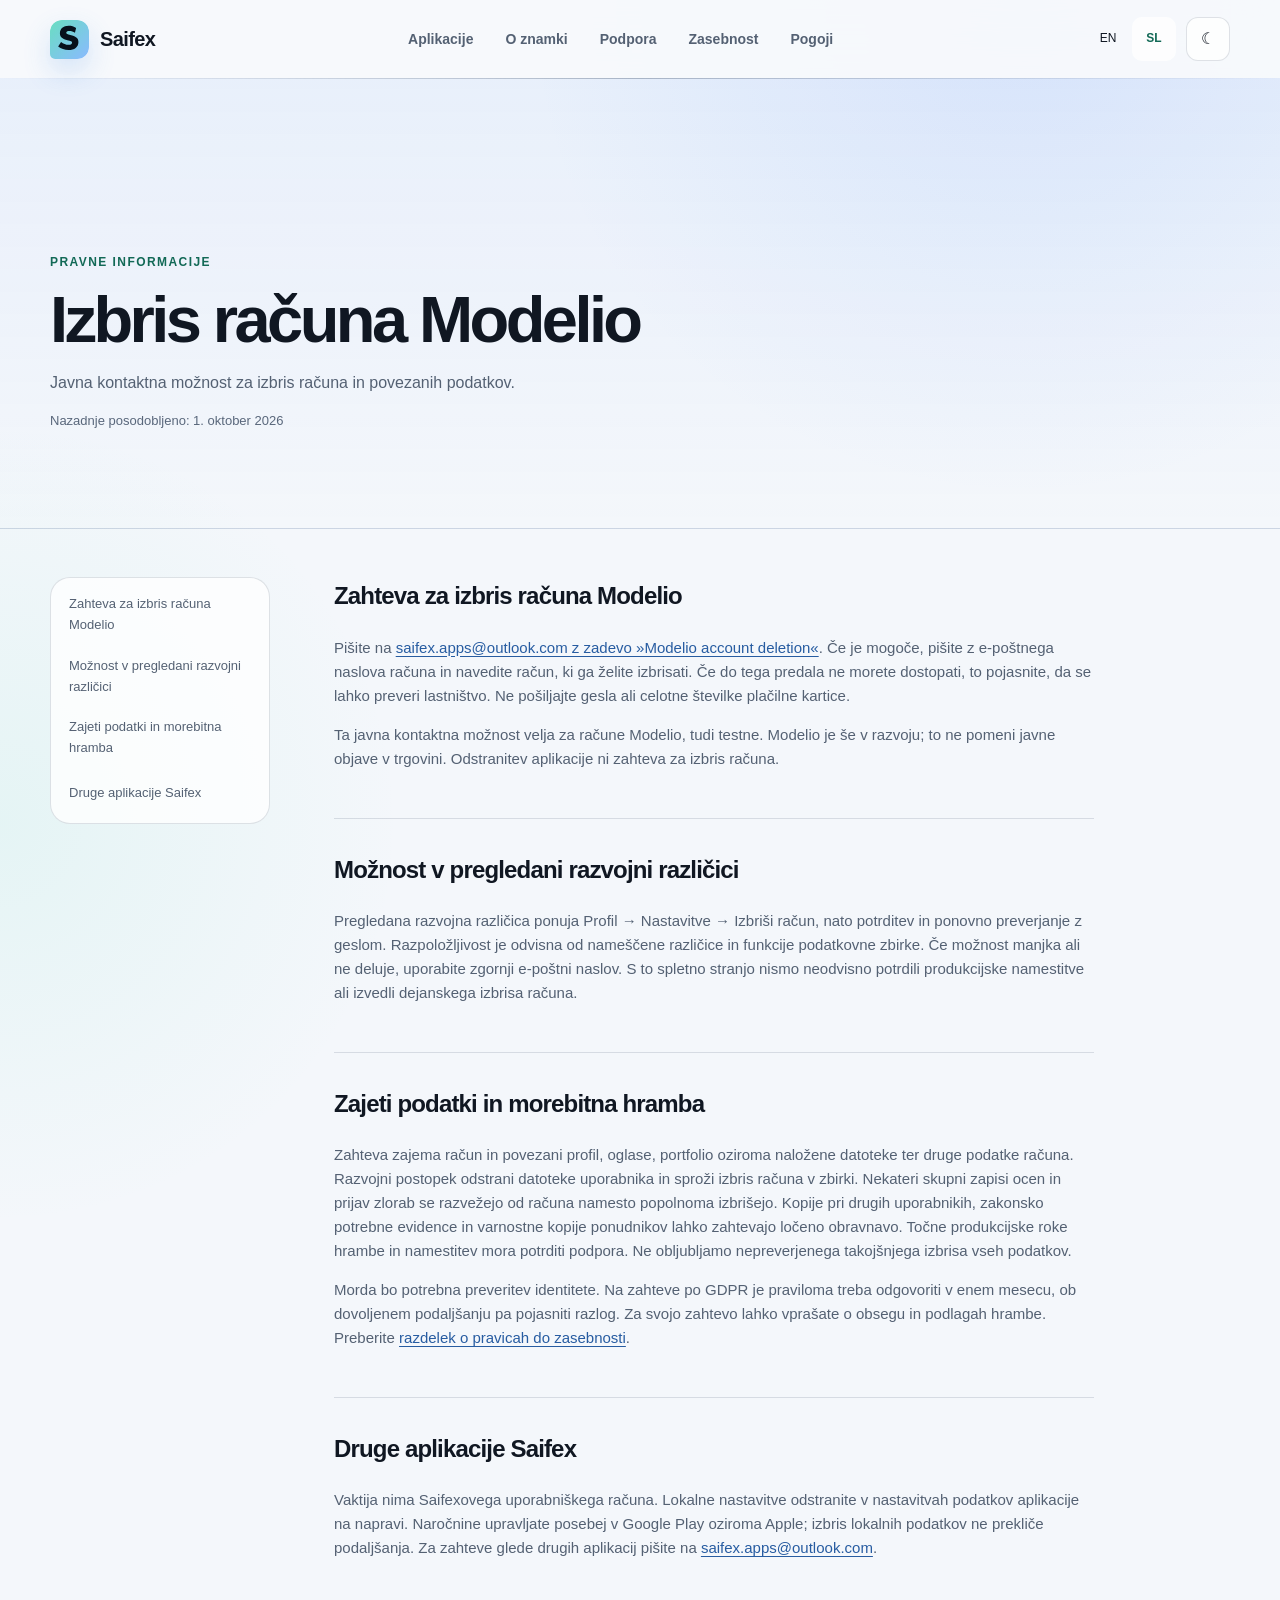
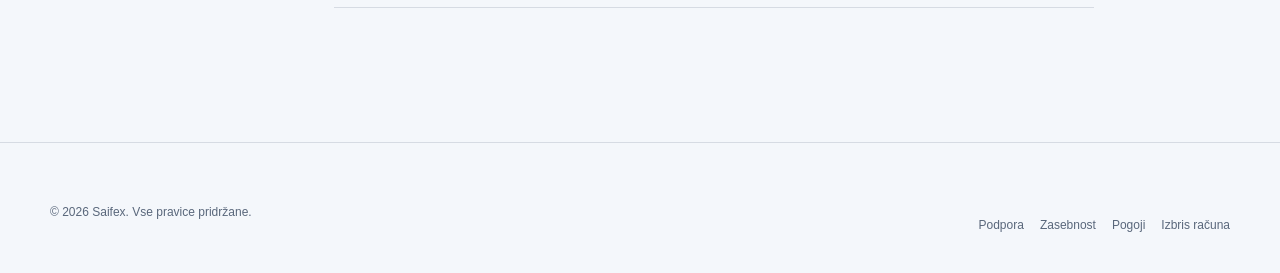
<file: sl/account-deletion.html>
<!DOCTYPE html>
<html lang="sl">
<head>
    <meta charset="UTF-8">
    <meta name="viewport" content="width=device-width, initial-scale=1.0">
    <title>Izbris računa Modelio | Saifex</title>
    <meta name="description" content="Po e-pošti zahtevajte izbris računa Modelio in povezanih podatkov. Možnosti razvojne različice in informacije o hrambi.">
    <meta name="robots" content="index, follow">
    <meta name="theme-color" content="#070b12">
    <link rel="canonical" href="https://saifex-apps.github.io/sl/account-deletion.html">
    <link rel="alternate" hreflang="en" href="https://saifex-apps.github.io/account-deletion.html">
    <link rel="alternate" hreflang="sl" href="https://saifex-apps.github.io/sl/account-deletion.html">
    <link rel="alternate" hreflang="x-default" href="https://saifex-apps.github.io/account-deletion.html">
    <meta property="og:title" content="Izbris računa Modelio | Saifex">
    <meta property="og:description" content="Po e-pošti zahtevajte izbris računa Modelio in povezanih podatkov. Možnosti razvojne različice in informacije o hrambi.">
    <meta property="og:url" content="https://saifex-apps.github.io/sl/account-deletion.html">
    <meta property="og:type" content="website">
    <meta property="og:site_name" content="Saifex">
    <meta property="og:locale" content="sl_SI">
    <meta property="og:image" content="https://saifex-apps.github.io/assets/brand/social.png">
    <meta property="og:image:width" content="1200">
    <meta property="og:image:height" content="630">
    <meta property="og:image:alt" content="Saifex: Vaktija Slovenija, Učimo se slovenščino, Modelio, Factory Boss">
    <meta name="twitter:card" content="summary_large_image">
    <meta name="twitter:title" content="Izbris računa Modelio | Saifex">
    <meta name="twitter:description" content="Po e-pošti zahtevajte izbris računa Modelio in povezanih podatkov. Možnosti razvojne različice in informacije o hrambi.">
    <meta name="twitter:image" content="https://saifex-apps.github.io/assets/brand/social.png">
    <meta name="twitter:image:alt" content="Saifex applications">
    <link rel="icon" type="image/svg+xml" href="../assets/brand/favicon.svg">
    <link rel="icon" type="image/png" sizes="32x32" href="../assets/brand/favicon-32.png">
    <link rel="apple-touch-icon" sizes="180x180" href="../assets/brand/apple-touch-icon.png">
    <script src="../js/theme-init.js"></script>
    <link rel="stylesheet" href="../css/style.css">

</head>
<body>
<a class="skip-link" href="#main-content">Preskoči na vsebino</a>
<header class="site-header">
    <div class="container header-inner">
        <a href="index.html" class="brand" aria-label="Saifex: začetna stran"><img class="brand-logo" src="../assets/brand/favicon.svg" width="39" height="39" alt=""><span>Saifex</span></a>
        <nav class="desktop-nav" aria-label="Glavna navigacija"><a href="index.html#apps">Aplikacije</a>
            <a href="index.html#about">O znamki</a>
            <a href="support.html">Podpora</a>
            <a href="privacy.html">Zasebnost</a>
            <a href="terms.html">Pogoji</a></nav>
        <div class="header-actions">
            <nav class="language-switch" aria-label="Jezik">
                <a href="../account-deletion.html" hreflang="en" lang="en" data-language-link aria-label="English">EN</a>
                <a href="account-deletion.html" hreflang="sl" lang="sl" data-language-link aria-current="page" aria-label="Slovenščina">SL</a>
            </nav>
            <button id="themeToggle" class="icon-button" type="button" aria-label="Vklopi svetli videz" aria-pressed="false"><span id="themeIcon" aria-hidden="true">☀</span></button>
            <button id="menuButton" class="menu-button" type="button" aria-label="Odpri meni" aria-expanded="false" aria-controls="mobileMenu"><span></span><span></span><span></span></button>
        </div>
    </div>
    <nav id="mobileMenu" class="mobile-menu" aria-label="Mobilna navigacija"><a href="index.html#apps">Aplikacije</a>
            <a href="index.html#about">O znamki</a>
            <a href="support.html">Podpora</a>
            <a href="privacy.html">Zasebnost</a>
            <a href="terms.html">Pogoji</a></nav>
</header>
<main id="main-content" tabindex="-1">
    <section class="page-hero"><div class="container"><span class="section-label">Pravne informacije</span><h1>Izbris računa Modelio</h1><p>Javna kontaktna možnost za izbris računa in povezanih podatkov.</p><div class="last-updated">Nazadnje posodobljeno: 1. oktober 2026</div></div></section>
    <div class="container legal-layout">
        <nav class="legal-nav" aria-label="Na tej strani"><a href="#request">Zahteva za izbris računa Modelio</a>
<a href="#in-app">Možnost v pregledani razvojni različici</a>
<a href="#data">Zajeti podatki in morebitna hramba</a>
<a href="#other-apps">Druge aplikacije Saifex</a></nav>
        <article class="legal-content"><section id="request" class="legal-section"><h2>Zahteva za izbris računa Modelio</h2>
<p>Pišite na <a href="mailto:saifex.apps@outlook.com?subject=Modelio%20account%20deletion">saifex.apps@outlook.com z zadevo »Modelio account deletion«</a>. Če je mogoče, pišite z e-poštnega naslova računa in navedite račun, ki ga želite izbrisati. Če do tega predala ne morete dostopati, to pojasnite, da se lahko preveri lastništvo. Ne pošiljajte gesla ali celotne številke plačilne kartice.</p><p>Ta javna kontaktna možnost velja za račune Modelio, tudi testne. Modelio je še v razvoju; to ne pomeni javne objave v trgovini. Odstranitev aplikacije ni zahteva za izbris računa.</p></section>
<section id="in-app" class="legal-section"><h2>Možnost v pregledani razvojni različici</h2>
<p>Pregledana razvojna različica ponuja Profil → Nastavitve → Izbriši račun, nato potrditev in ponovno preverjanje z geslom. Razpoložljivost je odvisna od nameščene različice in funkcije podatkovne zbirke. Če možnost manjka ali ne deluje, uporabite zgornji e-poštni naslov. S to spletno stranjo nismo neodvisno potrdili produkcijske namestitve ali izvedli dejanskega izbrisa računa.</p></section>
<section id="data" class="legal-section"><h2>Zajeti podatki in morebitna hramba</h2>
<p>Zahteva zajema račun in povezani profil, oglase, portfolio oziroma naložene datoteke ter druge podatke računa. Razvojni postopek odstrani datoteke uporabnika in sproži izbris računa v zbirki. Nekateri skupni zapisi ocen in prijav zlorab se razvežejo od računa namesto popolnoma izbrišejo. Kopije pri drugih uporabnikih, zakonsko potrebne evidence in varnostne kopije ponudnikov lahko zahtevajo ločeno obravnavo. Točne produkcijske roke hrambe in namestitev mora potrditi podpora. Ne obljubljamo nepreverjenega takojšnjega izbrisa vseh podatkov.</p><p>Morda bo potrebna preveritev identitete. Na zahteve po GDPR je praviloma treba odgovoriti v enem mesecu, ob dovoljenem podaljšanju pa pojasniti razlog. Za svojo zahtevo lahko vprašate o obsegu in podlagah hrambe. Preberite <a href="privacy.html#rights">razdelek o pravicah do zasebnosti</a>.</p></section>
<section id="other-apps" class="legal-section"><h2>Druge aplikacije Saifex</h2>
<p>Vaktija nima Saifexovega uporabniškega računa. Lokalne nastavitve odstranite v nastavitvah podatkov aplikacije na napravi. Naročnine upravljate posebej v Google Play oziroma Apple; izbris lokalnih podatkov ne prekliče podaljšanja. Za zahteve glede drugih aplikacij pišite na <a href="mailto:saifex.apps@outlook.com">saifex.apps@outlook.com</a>.</p></section></article>
    </div>
</main>
<footer class="footer compact-footer"><div class="container footer-bottom">
    <span>© <span id="year">2026</span> Saifex. Vse pravice pridržane.</span>
    <div><a href="support.html">Podpora</a><a href="privacy.html">Zasebnost</a><a href="terms.html">Pogoji</a><a href="account-deletion.html">Izbris računa</a></div>
</div></footer>
<script src="../js/main.js"></script>
</body>
</html>
</file>
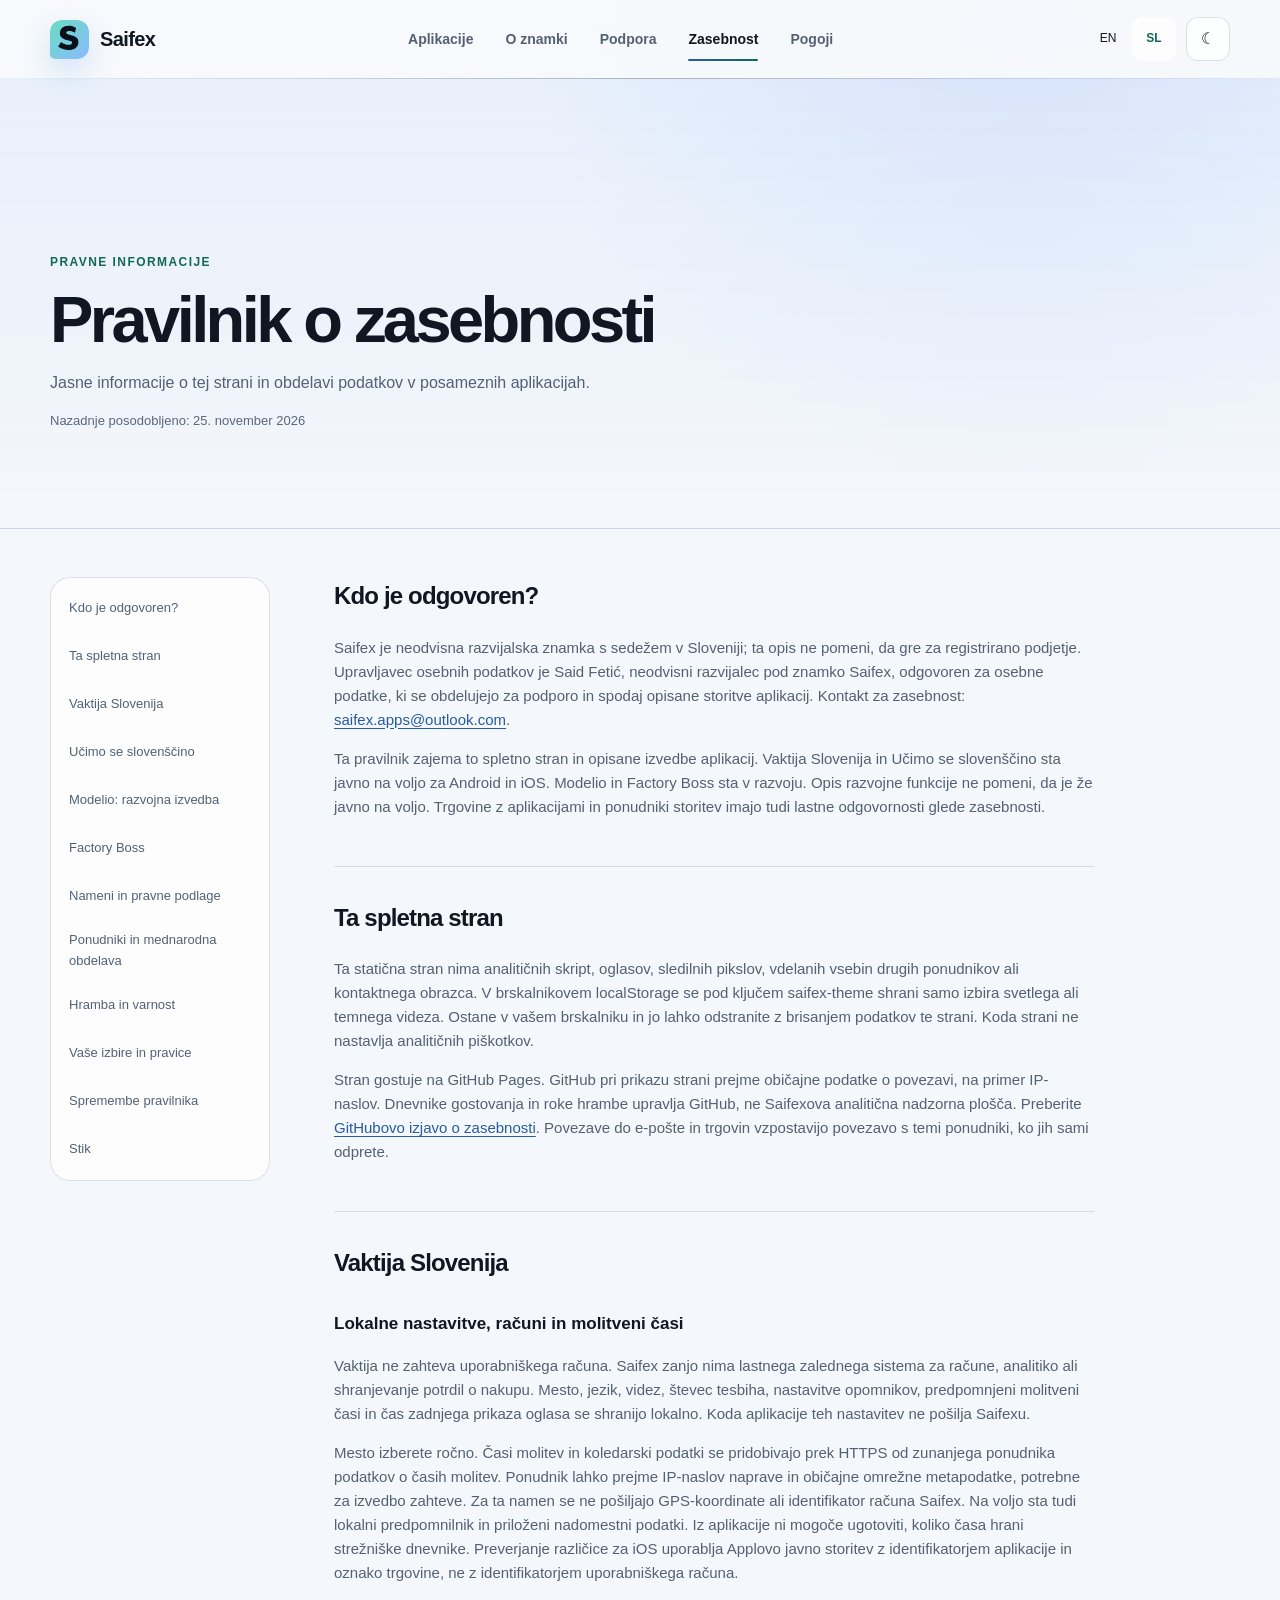
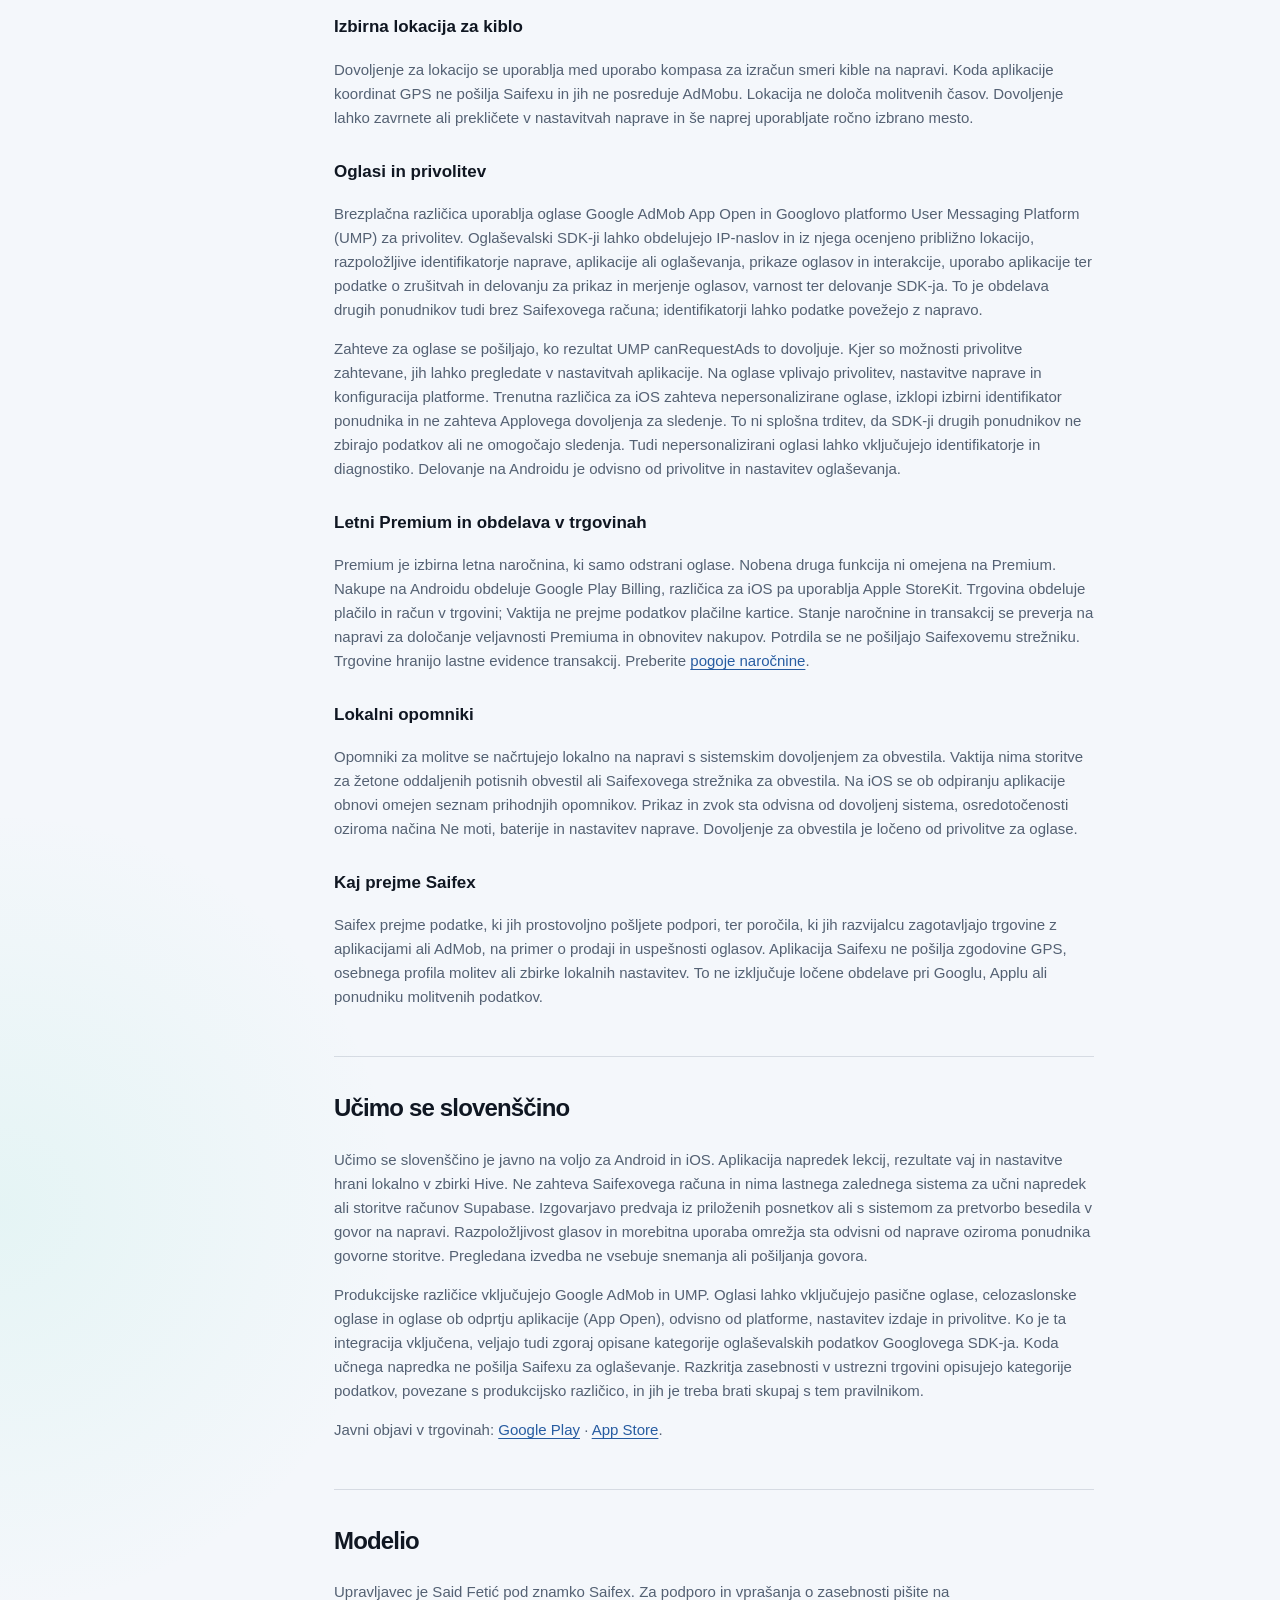
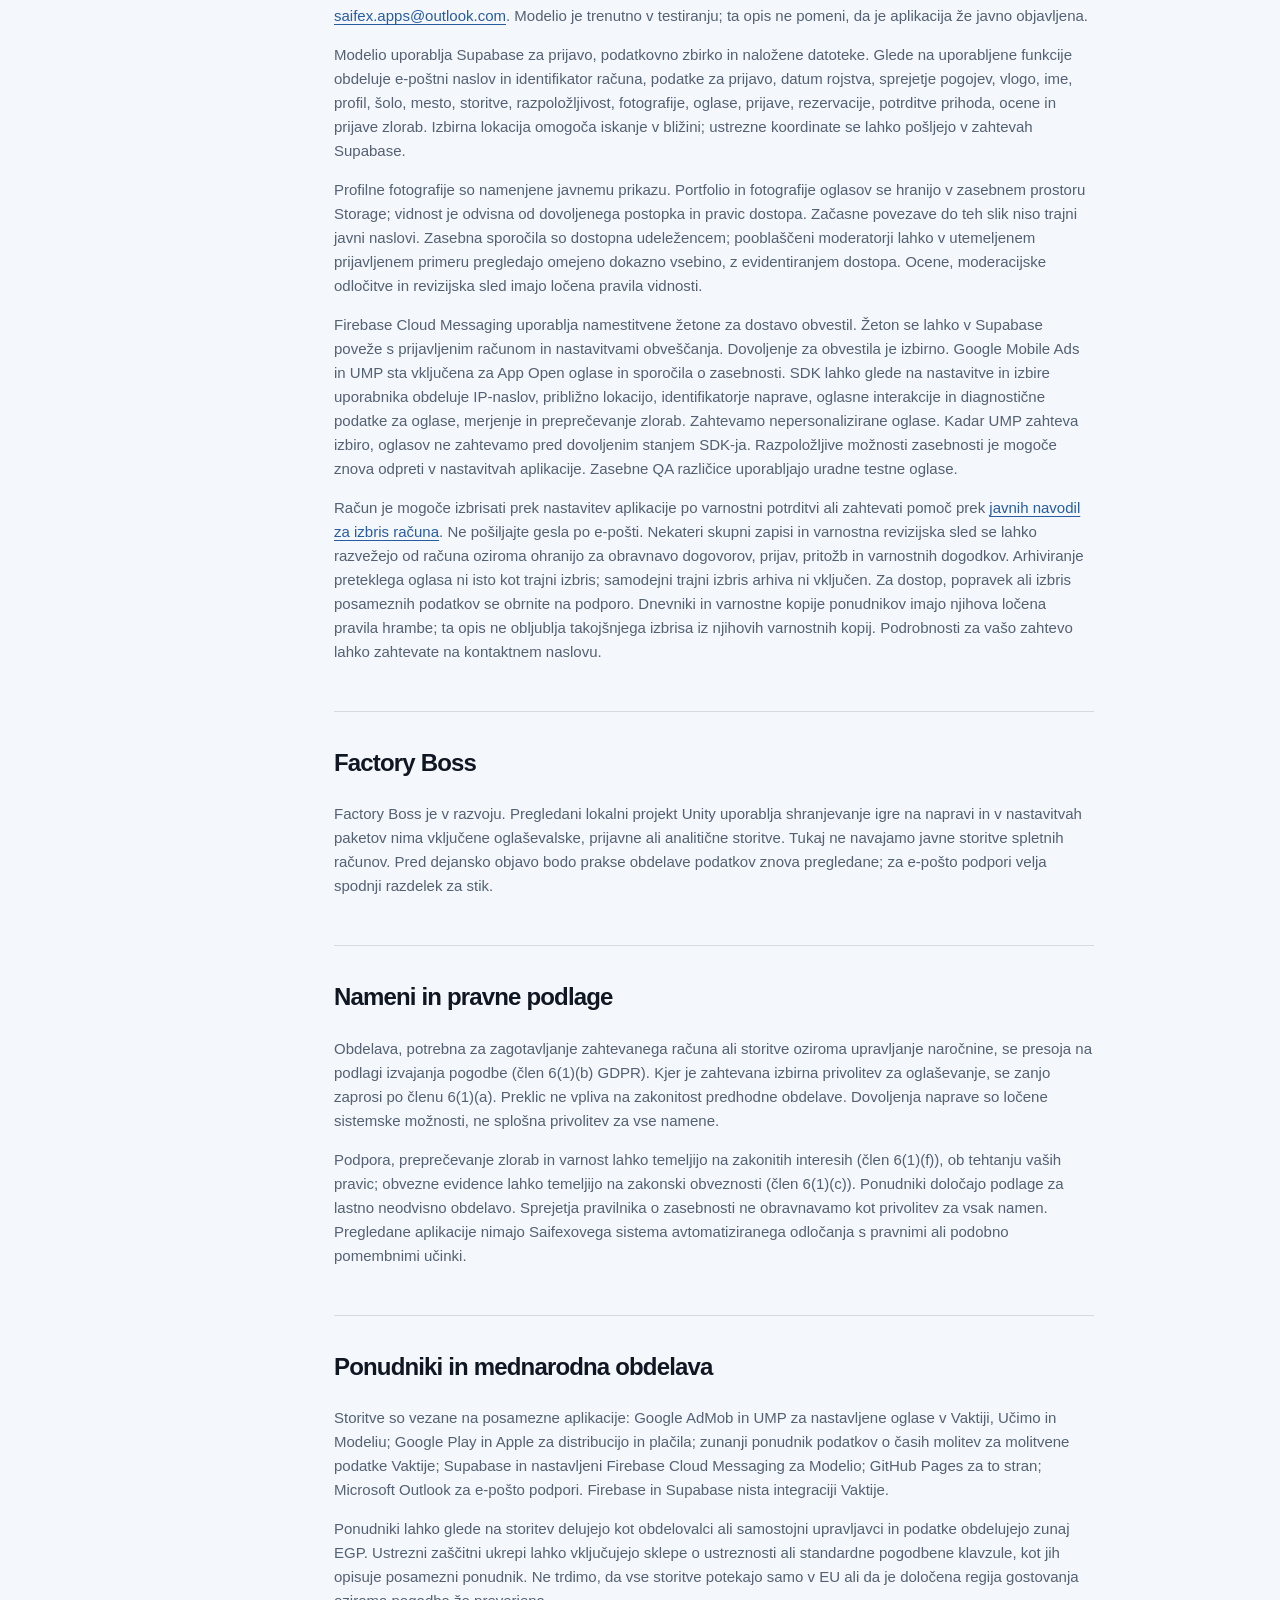
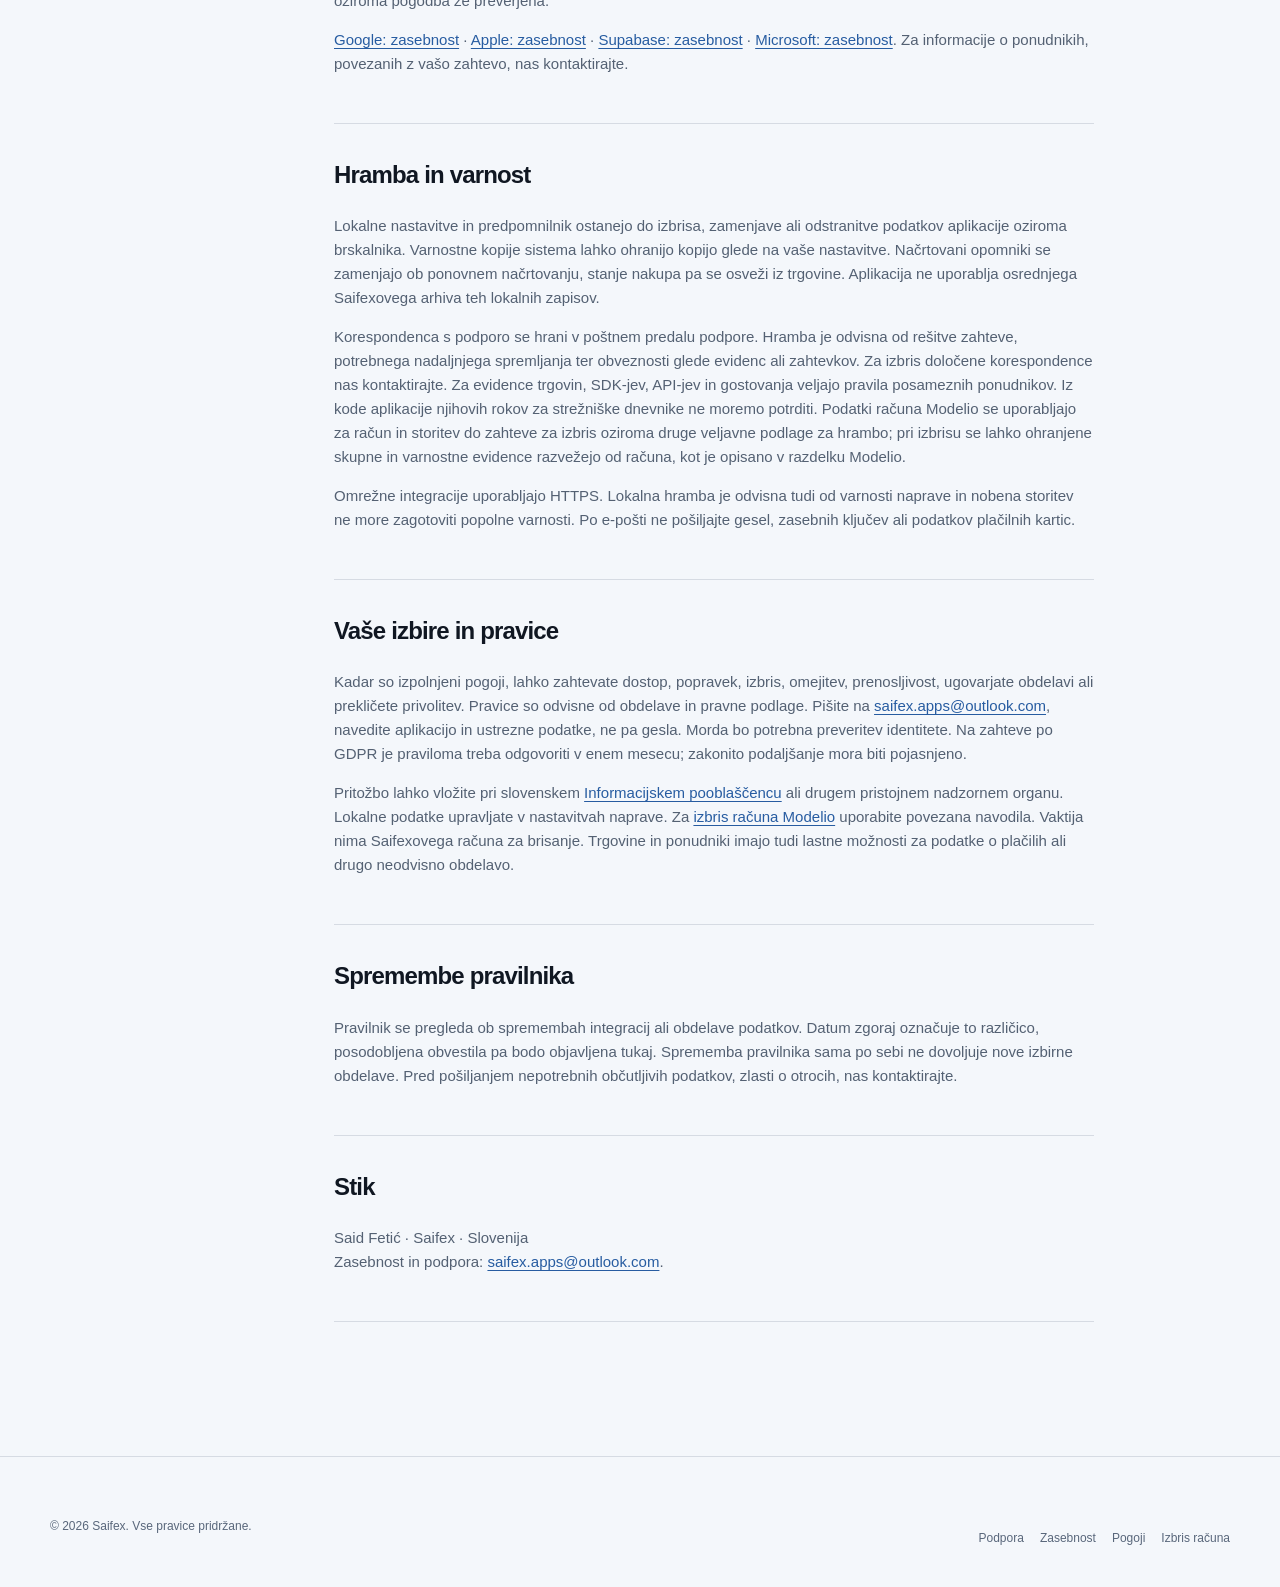
<file: sl/privacy.html>
<!DOCTYPE html>
<html lang="sl">
<head>
    <meta charset="UTF-8">
    <meta name="viewport" content="width=device-width, initial-scale=1.0">
    <title>Pravilnik o zasebnosti | Saifex</title>
    <meta name="description" content="Kako aplikacije Saifex in spletna stran obdelujejo podatke: oglasi, lokalni opomniki, lokacija za kiblo in letni Premium.">
    <meta name="robots" content="index, follow">
    <meta name="theme-color" content="#070b12">
    <link rel="canonical" href="https://saifex-apps.github.io/sl/privacy.html">
    <link rel="alternate" hreflang="en" href="https://saifex-apps.github.io/privacy.html">
    <link rel="alternate" hreflang="sl" href="https://saifex-apps.github.io/sl/privacy.html">
    <link rel="alternate" hreflang="x-default" href="https://saifex-apps.github.io/privacy.html">
    <meta property="og:title" content="Pravilnik o zasebnosti | Saifex">
    <meta property="og:description" content="Kako aplikacije Saifex in spletna stran obdelujejo podatke: oglasi, lokalni opomniki, lokacija za kiblo in letni Premium.">
    <meta property="og:url" content="https://saifex-apps.github.io/sl/privacy.html">
    <meta property="og:type" content="website">
    <meta property="og:site_name" content="Saifex">
    <meta property="og:locale" content="sl_SI">
    <meta property="og:image" content="https://saifex-apps.github.io/assets/brand/social.png">
    <meta property="og:image:width" content="1200">
    <meta property="og:image:height" content="630">
    <meta property="og:image:alt" content="Saifex: Vaktija Slovenija, Učimo se slovenščino, Modelio, Factory Boss">
    <meta name="twitter:card" content="summary_large_image">
    <meta name="twitter:title" content="Pravilnik o zasebnosti | Saifex">
    <meta name="twitter:description" content="Kako aplikacije Saifex in spletna stran obdelujejo podatke: oglasi, lokalni opomniki, lokacija za kiblo in letni Premium.">
    <meta name="twitter:image" content="https://saifex-apps.github.io/assets/brand/social.png">
    <meta name="twitter:image:alt" content="Saifex applications">
    <link rel="icon" type="image/svg+xml" href="../assets/brand/favicon.svg">
    <link rel="icon" type="image/png" sizes="32x32" href="../assets/brand/favicon-32.png">
    <link rel="apple-touch-icon" sizes="180x180" href="../assets/brand/apple-touch-icon.png">
    <script src="../js/theme-init.js"></script>
    <link rel="stylesheet" href="../css/style.css">

</head>
<body>
<a class="skip-link" href="#main-content">Preskoči na vsebino</a>
<header class="site-header">
    <div class="container header-inner">
        <a href="index.html" class="brand" aria-label="Saifex: začetna stran"><img class="brand-logo" src="../assets/brand/favicon.svg" width="39" height="39" alt=""><span>Saifex</span></a>
        <nav class="desktop-nav" aria-label="Glavna navigacija"><a href="index.html#apps">Aplikacije</a>
            <a href="index.html#about">O znamki</a>
            <a href="support.html">Podpora</a>
            <a href="privacy.html" aria-current="page">Zasebnost</a>
            <a href="terms.html">Pogoji</a></nav>
        <div class="header-actions">
            <nav class="language-switch" aria-label="Jezik">
                <a href="../privacy.html" hreflang="en" lang="en" data-language-link aria-label="English">EN</a>
                <a href="privacy.html" hreflang="sl" lang="sl" data-language-link aria-current="page" aria-label="Slovenščina">SL</a>
            </nav>
            <button id="themeToggle" class="icon-button" type="button" aria-label="Vklopi svetli videz" aria-pressed="false"><span id="themeIcon" aria-hidden="true">☀</span></button>
            <button id="menuButton" class="menu-button" type="button" aria-label="Odpri meni" aria-expanded="false" aria-controls="mobileMenu"><span></span><span></span><span></span></button>
        </div>
    </div>
    <nav id="mobileMenu" class="mobile-menu" aria-label="Mobilna navigacija"><a href="index.html#apps">Aplikacije</a>
            <a href="index.html#about">O znamki</a>
            <a href="support.html">Podpora</a>
            <a href="privacy.html" aria-current="page">Zasebnost</a>
            <a href="terms.html">Pogoji</a></nav>
</header>
<main id="main-content" tabindex="-1">
    <section class="page-hero"><div class="container"><span class="section-label">Pravne informacije</span><h1>Pravilnik o zasebnosti</h1><p>Jasne informacije o tej strani in obdelavi podatkov v posameznih aplikacijah.</p><div class="last-updated">Nazadnje posodobljeno: 25. november 2026</div></div></section>
    <div class="container legal-layout">
        <nav class="legal-nav" aria-label="Na tej strani"><a href="#general">Kdo je odgovoren?</a>
<a href="#website">Ta spletna stran</a>
<a href="#vaktija">Vaktija Slovenija</a>
<a href="#ucimo">Učimo se slovenščino</a>
<a href="#modelio">Modelio: razvojna izvedba</a>
<a href="#factory">Factory Boss</a>
<a href="#purposes">Nameni in pravne podlage</a>
<a href="#third-party">Ponudniki in mednarodna obdelava</a>
<a href="#retention">Hramba in varnost</a>
<a href="#rights">Vaše izbire in pravice</a>
<a href="#changes">Spremembe pravilnika</a>
<a href="#contact">Stik</a></nav>
        <article class="legal-content"><section id="general" class="legal-section"><h2>Kdo je odgovoren?</h2>
<p>Saifex je neodvisna razvijalska znamka s sedežem v Sloveniji; ta opis ne pomeni, da gre za registrirano podjetje. Upravljavec osebnih podatkov je Said Fetić, neodvisni razvijalec pod znamko Saifex, odgovoren za osebne podatke, ki se obdelujejo za podporo in spodaj opisane storitve aplikacij. Kontakt za zasebnost: <a href="mailto:saifex.apps@outlook.com">saifex.apps@outlook.com</a>.</p><p>Ta pravilnik zajema to spletno stran in opisane izvedbe aplikacij. Vaktija Slovenija in Učimo se slovenščino sta javno na voljo za Android in iOS. Modelio in Factory Boss sta v razvoju. Opis razvojne funkcije ne pomeni, da je že javno na voljo. Trgovine z aplikacijami in ponudniki storitev imajo tudi lastne odgovornosti glede zasebnosti.</p></section>
<section id="website" class="legal-section"><h2>Ta spletna stran</h2>
<p>Ta statična stran nima analitičnih skript, oglasov, sledilnih pikslov, vdelanih vsebin drugih ponudnikov ali kontaktnega obrazca. V brskalnikovem localStorage se pod ključem saifex-theme shrani samo izbira svetlega ali temnega videza. Ostane v vašem brskalniku in jo lahko odstranite z brisanjem podatkov te strani. Koda strani ne nastavlja analitičnih piškotkov.</p><p>Stran gostuje na GitHub Pages. GitHub pri prikazu strani prejme običajne podatke o povezavi, na primer IP-naslov. Dnevnike gostovanja in roke hrambe upravlja GitHub, ne Saifexova analitična nadzorna plošča. Preberite <a href="https://docs.github.com/en/site-policy/privacy-policies/github-general-privacy-statement">GitHubovo izjavo o zasebnosti</a>. Povezave do e-pošte in trgovin vzpostavijo povezavo s temi ponudniki, ko jih sami odprete.</p></section>
<section id="vaktija" class="legal-section"><h2>Vaktija Slovenija</h2>
<h3>Lokalne nastavitve, računi in molitveni časi</h3><p>Vaktija ne zahteva uporabniškega računa. Saifex zanjo nima lastnega zalednega sistema za račune, analitiko ali shranjevanje potrdil o nakupu. Mesto, jezik, videz, števec tesbiha, nastavitve opomnikov, predpomnjeni molitveni časi in čas zadnjega prikaza oglasa se shranijo lokalno. Koda aplikacije teh nastavitev ne pošilja Saifexu.</p><p>Mesto izberete ročno. Časi molitev in koledarski podatki se pridobivajo prek HTTPS od zunanjega ponudnika podatkov o časih molitev. Ponudnik lahko prejme IP-naslov naprave in običajne omrežne metapodatke, potrebne za izvedbo zahteve. Za ta namen se ne pošiljajo GPS-koordinate ali identifikator računa Saifex. Na voljo sta tudi lokalni predpomnilnik in priloženi nadomestni podatki. Iz aplikacije ni mogoče ugotoviti, koliko časa hrani strežniške dnevnike. Preverjanje različice za iOS uporablja Applovo javno storitev z identifikatorjem aplikacije in oznako trgovine, ne z identifikatorjem uporabniškega računa.</p><h3>Izbirna lokacija za kiblo</h3><p>Dovoljenje za lokacijo se uporablja med uporabo kompasa za izračun smeri kible na napravi. Koda aplikacije koordinat GPS ne pošilja Saifexu in jih ne posreduje AdMobu. Lokacija ne določa molitvenih časov. Dovoljenje lahko zavrnete ali prekličete v nastavitvah naprave in še naprej uporabljate ročno izbrano mesto.</p><h3>Oglasi in privolitev</h3><p>Brezplačna različica uporablja oglase Google AdMob App Open in Googlovo platformo User Messaging Platform (UMP) za privolitev. Oglaševalski SDK-ji lahko obdelujejo IP-naslov in iz njega ocenjeno približno lokacijo, razpoložljive identifikatorje naprave, aplikacije ali oglaševanja, prikaze oglasov in interakcije, uporabo aplikacije ter podatke o zrušitvah in delovanju za prikaz in merjenje oglasov, varnost ter delovanje SDK-ja. To je obdelava drugih ponudnikov tudi brez Saifexovega računa; identifikatorji lahko podatke povežejo z napravo.</p><p>Zahteve za oglase se pošiljajo, ko rezultat UMP canRequestAds to dovoljuje. Kjer so možnosti privolitve zahtevane, jih lahko pregledate v nastavitvah aplikacije. Na oglase vplivajo privolitev, nastavitve naprave in konfiguracija platforme. Trenutna različica za iOS zahteva nepersonalizirane oglase, izklopi izbirni identifikator ponudnika in ne zahteva Applovega dovoljenja za sledenje. To ni splošna trditev, da SDK-ji drugih ponudnikov ne zbirajo podatkov ali ne omogočajo sledenja. Tudi nepersonalizirani oglasi lahko vključujejo identifikatorje in diagnostiko. Delovanje na Androidu je odvisno od privolitve in nastavitev oglaševanja.</p><h3>Letni Premium in obdelava v trgovinah</h3><p>Premium je izbirna letna naročnina, ki samo odstrani oglase. Nobena druga funkcija ni omejena na Premium. Nakupe na Androidu obdeluje Google Play Billing, različica za iOS pa uporablja Apple StoreKit. Trgovina obdeluje plačilo in račun v trgovini; Vaktija ne prejme podatkov plačilne kartice. Stanje naročnine in transakcij se preverja na napravi za določanje veljavnosti Premiuma in obnovitev nakupov. Potrdila se ne pošiljajo Saifexovemu strežniku. Trgovine hranijo lastne evidence transakcij. Preberite <a href="terms.html#subscriptions">pogoje naročnine</a>.</p><h3>Lokalni opomniki</h3><p>Opomniki za molitve se načrtujejo lokalno na napravi s sistemskim dovoljenjem za obvestila. Vaktija nima storitve za žetone oddaljenih potisnih obvestil ali Saifexovega strežnika za obvestila. Na iOS se ob odpiranju aplikacije obnovi omejen seznam prihodnjih opomnikov. Prikaz in zvok sta odvisna od dovoljenj sistema, osredotočenosti oziroma načina Ne moti, baterije in nastavitev naprave. Dovoljenje za obvestila je ločeno od privolitve za oglase.</p><h3>Kaj prejme Saifex</h3><p>Saifex prejme podatke, ki jih prostovoljno pošljete podpori, ter poročila, ki jih razvijalcu zagotavljajo trgovine z aplikacijami ali AdMob, na primer o prodaji in uspešnosti oglasov. Aplikacija Saifexu ne pošilja zgodovine GPS, osebnega profila molitev ali zbirke lokalnih nastavitev. To ne izključuje ločene obdelave pri Googlu, Applu ali ponudniku molitvenih podatkov.</p></section>
<section id="ucimo" class="legal-section"><h2>Učimo se slovenščino</h2>
<p>Učimo se slovenščino je javno na voljo za Android in iOS. Aplikacija napredek lekcij, rezultate vaj in nastavitve hrani lokalno v zbirki Hive. Ne zahteva Saifexovega računa in nima lastnega zalednega sistema za učni napredek ali storitve računov Supabase. Izgovarjavo predvaja iz priloženih posnetkov ali s sistemom za pretvorbo besedila v govor na napravi. Razpoložljivost glasov in morebitna uporaba omrežja sta odvisni od naprave oziroma ponudnika govorne storitve. Pregledana izvedba ne vsebuje snemanja ali pošiljanja govora.</p><p>Produkcijske različice vključujejo Google AdMob in UMP. Oglasi lahko vključujejo pasične oglase, celozaslonske oglase in oglase ob odprtju aplikacije (App Open), odvisno od platforme, nastavitev izdaje in privolitve. Ko je ta integracija vključena, veljajo tudi zgoraj opisane kategorije oglaševalskih podatkov Googlovega SDK-ja. Koda učnega napredka ne pošilja Saifexu za oglaševanje. Razkritja zasebnosti v ustrezni trgovini opisujejo kategorije podatkov, povezane s produkcijsko različico, in jih je treba brati skupaj s tem pravilnikom.</p><p>Javni objavi v trgovinah: <a href="https://play.google.com/store/apps/details?id=com.saidf.ucimoslovenscino" aria-label="Učimo se slovenščino v Google Play" rel="noopener">Google Play</a> · <a href="https://apps.apple.com/us/app/u%C4%8Dimo-se-sloven%C5%A1%C4%8Dino/id6818986318" aria-label="Učimo se slovenščino v App Store" rel="noopener">App Store</a>.</p></section>
<section id="modelio" class="legal-section">
  <h2>Modelio</h2>
  <p>Upravljavec je Said Fetić pod znamko Saifex. Za podporo in vprašanja o zasebnosti pišite na <a href="mailto:saifex.apps@outlook.com">saifex.apps@outlook.com</a>. Modelio je trenutno v testiranju; ta opis ne pomeni, da je aplikacija že javno objavljena.</p>
  <p>Modelio uporablja Supabase za prijavo, podatkovno zbirko in naložene datoteke. Glede na uporabljene funkcije obdeluje e-poštni naslov in identifikator računa, podatke za prijavo, datum rojstva, sprejetje pogojev, vlogo, ime, profil, šolo, mesto, storitve, razpoložljivost, fotografije, oglase, prijave, rezervacije, potrditve prihoda, ocene in prijave zlorab. Izbirna lokacija omogoča iskanje v bližini; ustrezne koordinate se lahko pošljejo v zahtevah Supabase.</p>
  <p>Profilne fotografije so namenjene javnemu prikazu. Portfolio in fotografije oglasov se hranijo v zasebnem prostoru Storage; vidnost je odvisna od dovoljenega postopka in pravic dostopa. Začasne povezave do teh slik niso trajni javni naslovi. Zasebna sporočila so dostopna udeležencem; pooblaščeni moderatorji lahko v utemeljenem prijavljenem primeru pregledajo omejeno dokazno vsebino, z evidentiranjem dostopa. Ocene, moderacijske odločitve in revizijska sled imajo ločena pravila vidnosti.</p>
  <p>Firebase Cloud Messaging uporablja namestitvene žetone za dostavo obvestil. Žeton se lahko v Supabase poveže s prijavljenim računom in nastavitvami obveščanja. Dovoljenje za obvestila je izbirno. Google Mobile Ads in UMP sta vključena za App Open oglase in sporočila o zasebnosti. SDK lahko glede na nastavitve in izbire uporabnika obdeluje IP-naslov, približno lokacijo, identifikatorje naprave, oglasne interakcije in diagnostične podatke za oglase, merjenje in preprečevanje zlorab. Zahtevamo nepersonalizirane oglase. Kadar UMP zahteva izbiro, oglasov ne zahtevamo pred dovoljenim stanjem SDK-ja. Razpoložljive možnosti zasebnosti je mogoče znova odpreti v nastavitvah aplikacije. Zasebne QA različice uporabljajo uradne testne oglase.</p>
  <p>Račun je mogoče izbrisati prek nastavitev aplikacije po varnostni potrditvi ali zahtevati pomoč prek <a href="https://saifex-apps.github.io/sl/account-deletion.html">javnih navodil za izbris računa</a>. Ne pošiljajte gesla po e-pošti. Nekateri skupni zapisi in varnostna revizijska sled se lahko razvežejo od računa oziroma ohranijo za obravnavo dogovorov, prijav, pritožb in varnostnih dogodkov. Arhiviranje preteklega oglasa ni isto kot trajni izbris; samodejni trajni izbris arhiva ni vključen. Za dostop, popravek ali izbris posameznih podatkov se obrnite na podporo. Dnevniki in varnostne kopije ponudnikov imajo njihova ločena pravila hrambe; ta opis ne obljublja takojšnjega izbrisa iz njihovih varnostnih kopij. Podrobnosti za vašo zahtevo lahko zahtevate na kontaktnem naslovu.</p>
</section>
<section id="factory" class="legal-section"><h2>Factory Boss</h2>
<p>Factory Boss je v razvoju. Pregledani lokalni projekt Unity uporablja shranjevanje igre na napravi in v nastavitvah paketov nima vključene oglaševalske, prijavne ali analitične storitve. Tukaj ne navajamo javne storitve spletnih računov. Pred dejansko objavo bodo prakse obdelave podatkov znova pregledane; za e-pošto podpori velja spodnji razdelek za stik.</p></section>
<section id="purposes" class="legal-section"><h2>Nameni in pravne podlage</h2>
<p>Obdelava, potrebna za zagotavljanje zahtevanega računa ali storitve oziroma upravljanje naročnine, se presoja na podlagi izvajanja pogodbe (člen 6(1)(b) GDPR). Kjer je zahtevana izbirna privolitev za oglaševanje, se zanjo zaprosi po členu 6(1)(a). Preklic ne vpliva na zakonitost predhodne obdelave. Dovoljenja naprave so ločene sistemske možnosti, ne splošna privolitev za vse namene.</p><p>Podpora, preprečevanje zlorab in varnost lahko temeljijo na zakonitih interesih (člen 6(1)(f)), ob tehtanju vaših pravic; obvezne evidence lahko temeljijo na zakonski obveznosti (člen 6(1)(c)). Ponudniki določajo podlage za lastno neodvisno obdelavo. Sprejetja pravilnika o zasebnosti ne obravnavamo kot privolitev za vsak namen. Pregledane aplikacije nimajo Saifexovega sistema avtomatiziranega odločanja s pravnimi ali podobno pomembnimi učinki.</p></section>
<section id="third-party" class="legal-section"><h2>Ponudniki in mednarodna obdelava</h2>
<p>Storitve so vezane na posamezne aplikacije: Google AdMob in UMP za nastavljene oglase v Vaktiji, Učimo in Modeliu; Google Play in Apple za distribucijo in plačila; zunanji ponudnik podatkov o časih molitev za molitvene podatke Vaktije; Supabase in nastavljeni Firebase Cloud Messaging za Modelio; GitHub Pages za to stran; Microsoft Outlook za e-pošto podpori. Firebase in Supabase nista integraciji Vaktije.</p><p>Ponudniki lahko glede na storitev delujejo kot obdelovalci ali samostojni upravljavci in podatke obdelujejo zunaj EGP. Ustrezni zaščitni ukrepi lahko vključujejo sklepe o ustreznosti ali standardne pogodbene klavzule, kot jih opisuje posamezni ponudnik. Ne trdimo, da vse storitve potekajo samo v EU ali da je določena regija gostovanja oziroma pogodba že preverjena.</p><p><a href="https://policies.google.com/privacy">Google: zasebnost</a> · <a href="https://www.apple.com/legal/privacy/">Apple: zasebnost</a> · <a href="https://supabase.com/privacy">Supabase: zasebnost</a> · <a href="https://www.microsoft.com/en-us/privacy/privacystatement">Microsoft: zasebnost</a>. Za informacije o ponudnikih, povezanih z vašo zahtevo, nas kontaktirajte.</p></section>
<section id="retention" class="legal-section"><h2>Hramba in varnost</h2>
<p>Lokalne nastavitve in predpomnilnik ostanejo do izbrisa, zamenjave ali odstranitve podatkov aplikacije oziroma brskalnika. Varnostne kopije sistema lahko ohranijo kopijo glede na vaše nastavitve. Načrtovani opomniki se zamenjajo ob ponovnem načrtovanju, stanje nakupa pa se osveži iz trgovine. Aplikacija ne uporablja osrednjega Saifexovega arhiva teh lokalnih zapisov.</p><p>Korespondenca s podporo se hrani v poštnem predalu podpore. Hramba je odvisna od rešitve zahteve, potrebnega nadaljnjega spremljanja ter obveznosti glede evidenc ali zahtevkov. Za izbris določene korespondence nas kontaktirajte. Za evidence trgovin, SDK-jev, API-jev in gostovanja veljajo pravila posameznih ponudnikov. Iz kode aplikacije njihovih rokov za strežniške dnevnike ne moremo potrditi. Podatki računa Modelio se uporabljajo za račun in storitev do zahteve za izbris oziroma druge veljavne podlage za hrambo; pri izbrisu se lahko ohranjene skupne in varnostne evidence razvežejo od računa, kot je opisano v razdelku Modelio.</p><p>Omrežne integracije uporabljajo HTTPS. Lokalna hramba je odvisna tudi od varnosti naprave in nobena storitev ne more zagotoviti popolne varnosti. Po e-pošti ne pošiljajte gesel, zasebnih ključev ali podatkov plačilnih kartic.</p></section>
<section id="rights" class="legal-section"><h2>Vaše izbire in pravice</h2>
<p>Kadar so izpolnjeni pogoji, lahko zahtevate dostop, popravek, izbris, omejitev, prenosljivost, ugovarjate obdelavi ali prekličete privolitev. Pravice so odvisne od obdelave in pravne podlage. Pišite na <a href="mailto:saifex.apps@outlook.com">saifex.apps@outlook.com</a>, navedite aplikacijo in ustrezne podatke, ne pa gesla. Morda bo potrebna preveritev identitete. Na zahteve po GDPR je praviloma treba odgovoriti v enem mesecu; zakonito podaljšanje mora biti pojasnjeno.</p><p>Pritožbo lahko vložite pri slovenskem <a href="https://www.ip-rs.si/">Informacijskem pooblaščencu</a> ali drugem pristojnem nadzornem organu. Lokalne podatke upravljate v nastavitvah naprave. Za <a href="account-deletion.html">izbris računa Modelio</a> uporabite povezana navodila. Vaktija nima Saifexovega računa za brisanje. Trgovine in ponudniki imajo tudi lastne možnosti za podatke o plačilih ali drugo neodvisno obdelavo.</p></section>
<section id="changes" class="legal-section"><h2>Spremembe pravilnika</h2>
<p>Pravilnik se pregleda ob spremembah integracij ali obdelave podatkov. Datum zgoraj označuje to različico, posodobljena obvestila pa bodo objavljena tukaj. Sprememba pravilnika sama po sebi ne dovoljuje nove izbirne obdelave. Pred pošiljanjem nepotrebnih občutljivih podatkov, zlasti o otrocih, nas kontaktirajte.</p></section>
<section id="contact" class="legal-section"><h2>Stik</h2>
<p>Said Fetić · Saifex · Slovenija<br>Zasebnost in podpora: <a href="mailto:saifex.apps@outlook.com">saifex.apps@outlook.com</a>.</p></section></article>
    </div>
</main>
<footer class="footer compact-footer"><div class="container footer-bottom">
    <span>© <span id="year">2026</span> Saifex. Vse pravice pridržane.</span>
    <div><a href="support.html">Podpora</a><a href="privacy.html">Zasebnost</a><a href="terms.html">Pogoji</a><a href="account-deletion.html">Izbris računa</a></div>
</div></footer>
<script src="../js/main.js"></script>
</body>
</html>
</file>
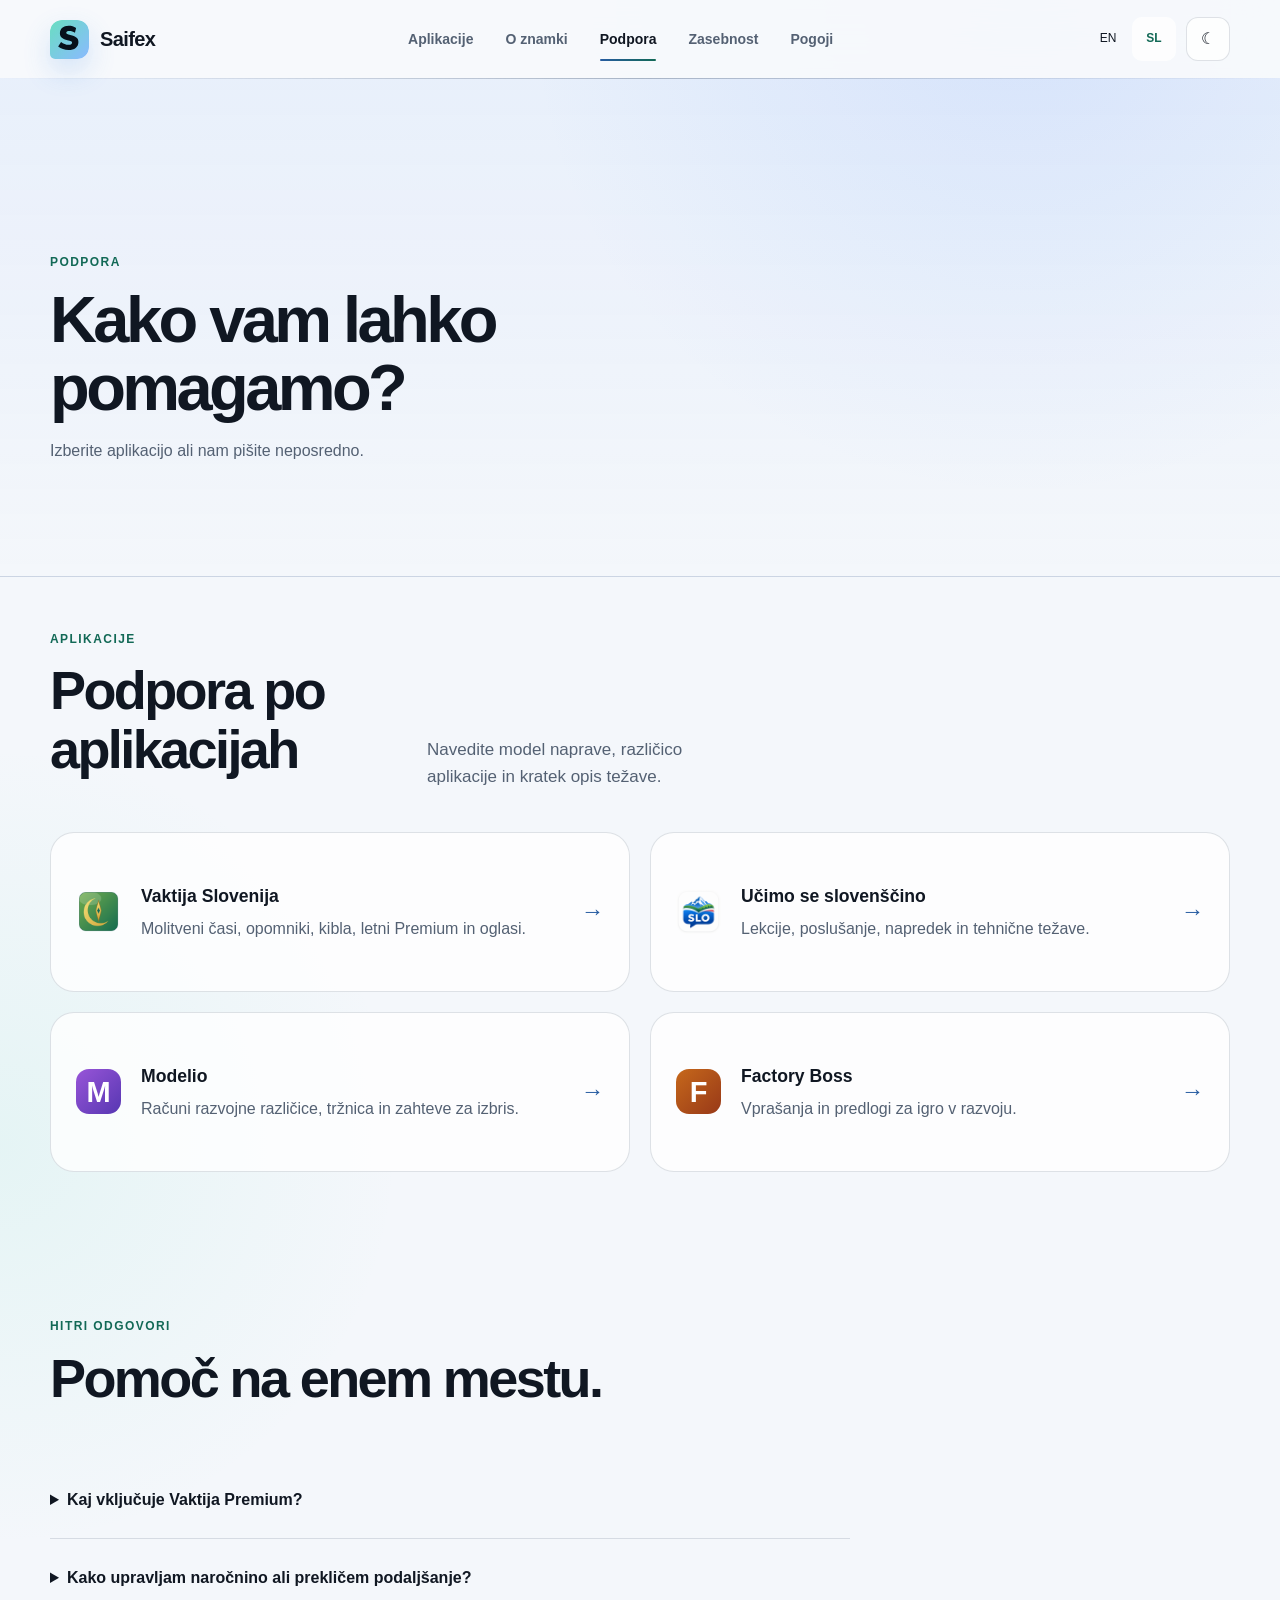
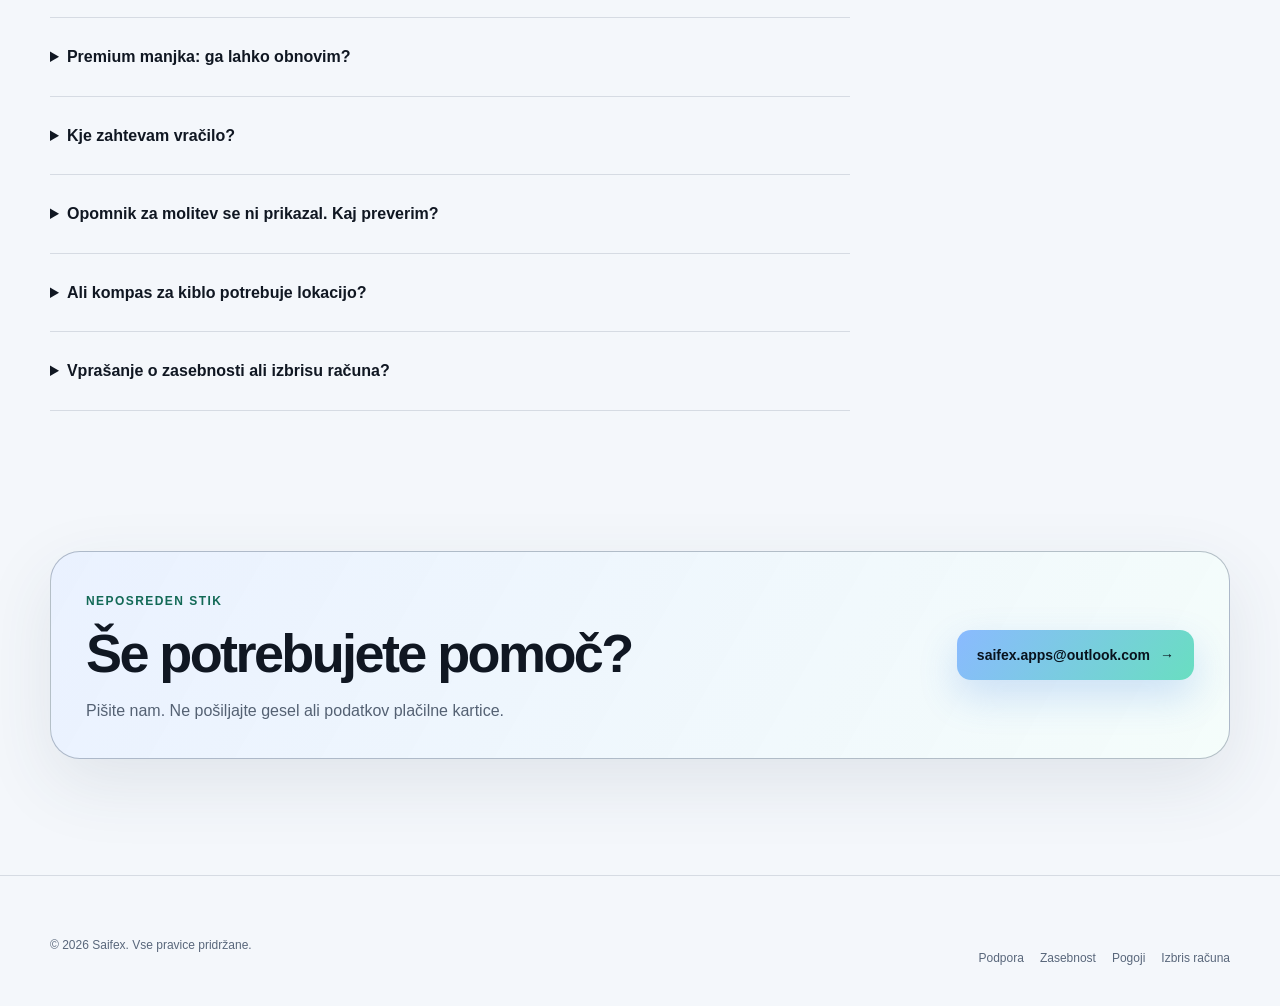
<file: sl/support.html>
<!DOCTYPE html>
<html lang="sl">
<head>
    <meta charset="UTF-8">
    <meta name="viewport" content="width=device-width, initial-scale=1.0">
    <title>Podpora | Saifex</title>
    <meta name="description" content="Kontakt za pomoč z aplikacijami Saifex, opomniki Vaktije, kiblo, nakupi Premium, obnovitvijo in zasebnostjo.">
    <meta name="robots" content="index, follow">
    <meta name="theme-color" content="#070b12">
    <link rel="canonical" href="https://saifex-apps.github.io/sl/support.html">
    <link rel="alternate" hreflang="en" href="https://saifex-apps.github.io/support.html">
    <link rel="alternate" hreflang="sl" href="https://saifex-apps.github.io/sl/support.html">
    <link rel="alternate" hreflang="x-default" href="https://saifex-apps.github.io/support.html">
    <meta property="og:title" content="Podpora | Saifex">
    <meta property="og:description" content="Kontakt za pomoč z aplikacijami Saifex, opomniki Vaktije, kiblo, nakupi Premium, obnovitvijo in zasebnostjo.">
    <meta property="og:url" content="https://saifex-apps.github.io/sl/support.html">
    <meta property="og:type" content="website">
    <meta property="og:site_name" content="Saifex">
    <meta property="og:locale" content="sl_SI">
    <meta property="og:image" content="https://saifex-apps.github.io/assets/brand/social.png">
    <meta property="og:image:width" content="1200">
    <meta property="og:image:height" content="630">
    <meta property="og:image:alt" content="Saifex: Vaktija Slovenija, Učimo se slovenščino, Modelio, Factory Boss">
    <meta name="twitter:card" content="summary_large_image">
    <meta name="twitter:title" content="Podpora | Saifex">
    <meta name="twitter:description" content="Kontakt za pomoč z aplikacijami Saifex, opomniki Vaktije, kiblo, nakupi Premium, obnovitvijo in zasebnostjo.">
    <meta name="twitter:image" content="https://saifex-apps.github.io/assets/brand/social.png">
    <meta name="twitter:image:alt" content="Saifex applications">
    <link rel="icon" type="image/svg+xml" href="../assets/brand/favicon.svg">
    <link rel="icon" type="image/png" sizes="32x32" href="../assets/brand/favicon-32.png">
    <link rel="apple-touch-icon" sizes="180x180" href="../assets/brand/apple-touch-icon.png">
    <script src="../js/theme-init.js"></script>
    <link rel="stylesheet" href="../css/style.css">

</head>
<body>
<a class="skip-link" href="#main-content">Preskoči na vsebino</a>
<header class="site-header">
    <div class="container header-inner">
        <a href="index.html" class="brand" aria-label="Saifex: začetna stran"><img class="brand-logo" src="../assets/brand/favicon.svg" width="39" height="39" alt=""><span>Saifex</span></a>
        <nav class="desktop-nav" aria-label="Glavna navigacija"><a href="index.html#apps">Aplikacije</a>
            <a href="index.html#about">O znamki</a>
            <a href="support.html" aria-current="page">Podpora</a>
            <a href="privacy.html">Zasebnost</a>
            <a href="terms.html">Pogoji</a></nav>
        <div class="header-actions">
            <nav class="language-switch" aria-label="Jezik">
                <a href="../support.html" hreflang="en" lang="en" data-language-link aria-label="English">EN</a>
                <a href="support.html" hreflang="sl" lang="sl" data-language-link aria-current="page" aria-label="Slovenščina">SL</a>
            </nav>
            <button id="themeToggle" class="icon-button" type="button" aria-label="Vklopi svetli videz" aria-pressed="false"><span id="themeIcon" aria-hidden="true">☀</span></button>
            <button id="menuButton" class="menu-button" type="button" aria-label="Odpri meni" aria-expanded="false" aria-controls="mobileMenu"><span></span><span></span><span></span></button>
        </div>
    </div>
    <nav id="mobileMenu" class="mobile-menu" aria-label="Mobilna navigacija"><a href="index.html#apps">Aplikacije</a>
            <a href="index.html#about">O znamki</a>
            <a href="support.html" aria-current="page">Podpora</a>
            <a href="privacy.html">Zasebnost</a>
            <a href="terms.html">Pogoji</a></nav>
</header>
<main id="main-content" tabindex="-1">
    <section class="page-hero"><div class="container"><span class="section-label">Podpora</span><h1>Kako vam lahko pomagamo?</h1><p>Izberite aplikacijo ali nam pišite neposredno.</p></div></section>
    <section class="section section-tight" aria-labelledby="app-support-title"><div class="container">
        <div class="section-heading support-heading"><div><span class="section-label">Aplikacije</span><h2 id="app-support-title">Podpora po aplikacijah</h2></div><p>Navedite model naprave, različico aplikacije in kratek opis težave.</p></div>
        <div class="support-grid"><a href="mailto:saifex.apps@outlook.com?subject=Vaktija%20Slovenija%20Support" class="support-card"><img class="support-icon" src="../assets/apps/vaktija/icon.png" width="45" height="45" loading="lazy" alt=""><span class="support-card-copy"><strong>Vaktija Slovenija</strong><span>Molitveni časi, opomniki, kibla, letni Premium in oglasi.</span></span><span class="support-arrow" aria-hidden="true">→</span></a>
<a href="mailto:saifex.apps@outlook.com?subject=Ucimo%20se%20slovenscino%20Support" class="support-card"><img class="support-icon" src="../assets/apps/ucimo/icon.png" width="45" height="45" loading="lazy" alt=""><span class="support-card-copy"><strong>Učimo se slovenščino</strong><span>Lekcije, poslušanje, napredek in tehnične težave.</span></span><span class="support-arrow" aria-hidden="true">→</span></a>
<a href="mailto:saifex.apps@outlook.com?subject=Modelio%20Support" class="support-card"><span class="support-icon app-icon-modelio" aria-hidden="true">M</span><span class="support-card-copy"><strong>Modelio</strong><span>Računi razvojne različice, tržnica in zahteve za izbris.</span></span><span class="support-arrow" aria-hidden="true">→</span></a>
<a href="mailto:saifex.apps@outlook.com?subject=Factory%20Boss%20Support" class="support-card"><span class="support-icon app-icon-factory" aria-hidden="true">F</span><span class="support-card-copy"><strong>Factory Boss</strong><span>Vprašanja in predlogi za igro v razvoju.</span></span><span class="support-arrow" aria-hidden="true">→</span></a></div>
    </div></section>
    <section class="section section-tight" aria-labelledby="faq-title"><div class="container"><div class="section-heading"><span class="section-label">Hitri odgovori</span><h2 id="faq-title">Pomoč na enem mestu.</h2></div><div class="faq"><details><summary>Kaj vključuje Vaktija Premium?</summary><p>Samo odstranitev oglasov z letno naročnino. Vse druge funkcije ostanejo brezplačne. Nakup podpira tudi nadaljnji razvoj in vzdrževanje. Trgovina pred nakupom prikaže lokalno ceno.</p></details>
<details><summary>Kako upravljam naročnino ali prekličem podaljšanje?</summary><p>Uporabite račun, s katerim ste kupili Premium: <a href="https://support.google.com/googleplay/answer/7018481?hl=en">Google Play</a> ali <a href="https://support.apple.com/en-us/118428">naročnine Apple</a>. Odstranitev aplikacije ne prekliče naročnine. Po preklicu podaljšanja Premium praviloma ostane aktiven do izteka plačanega obdobja.</p></details>
<details><summary>Premium manjka: ga lahko obnovim?</summary><p>Uporabite prvotni račun v trgovini in možnost Obnovi nakupe, kjer je na voljo. Različica za iOS jo vključuje. Nakupi se ne prenašajo med Google Play in Apple. Če težava ostane, pošljite različico aplikacije in oznako naročila trgovine, ne podatkov kartice.</p></details>
<details><summary>Kje zahtevam vračilo?</summary><p>Za vračila veljajo pravila trgovine in pravice potrošnikov. Uporabite <a href="https://support.google.com/googleplay/answer/2479637?hl=en">pomoč za vračila Google Play</a> ali <a href="https://support.apple.com/en-us/118223">pomoč za vračila Apple</a>.</p></details>
<details><summary>Opomnik za molitev se ni prikazal. Kaj preverim?</summary><p>Preverite mesto in datum, vključite opomnik za želeno molitev ter preverite dovoljenje za obvestila, zvok, osredotočenost oziroma način Ne moti in omejitve baterije. Natančni alarmi na Androidu potrebujejo ustrezno sistemsko dovoljenje. Na iOS Vaktijo redno odpirajte, da se obnovijo lokalni opomniki. Če težava ostane, podpori sporočite model telefona, različici sistema in aplikacije ter pričakovani čas.</p></details>
<details><summary>Ali kompas za kiblo potrebuje lokacijo?</summary><p>Da, izbirna lokacija se uporablja za izračun smeri na napravi. Mesto za molitvene čase izberete ročno in ga lahko uporabljate brez lokacije. Magnetni predmeti lahko vplivajo na točnost senzorjev.</p></details>
<details><summary>Vprašanje o zasebnosti ali izbrisu računa?</summary><p>Preberite <a href="privacy.html">pravilnik o zasebnosti</a> ali <a href="account-deletion.html">navodila za izbris računa Modelio</a>. Vaktija nima Saifexovega računa. Zahteve glede zasebnosti pošljite na <a href="mailto:saifex.apps@outlook.com">saifex.apps@outlook.com</a>.</p></details></div></div></section>
    <section class="section section-tight"><div class="container"><div class="contact-box"><div><span class="section-label">Neposreden stik</span><h2>Še potrebujete pomoč?</h2><p>Pišite nam. Ne pošiljajte gesel ali podatkov plačilne kartice.</p></div><a class="button button-primary" href="mailto:saifex.apps@outlook.com">saifex.apps@outlook.com<span aria-hidden="true">→</span></a></div></div></section>
</main>
<footer class="footer compact-footer"><div class="container footer-bottom">
    <span>© <span id="year">2026</span> Saifex. Vse pravice pridržane.</span>
    <div><a href="support.html">Podpora</a><a href="privacy.html">Zasebnost</a><a href="terms.html">Pogoji</a><a href="account-deletion.html">Izbris računa</a></div>
</div></footer>
<script src="../js/main.js"></script>
</body>
</html>
</file>
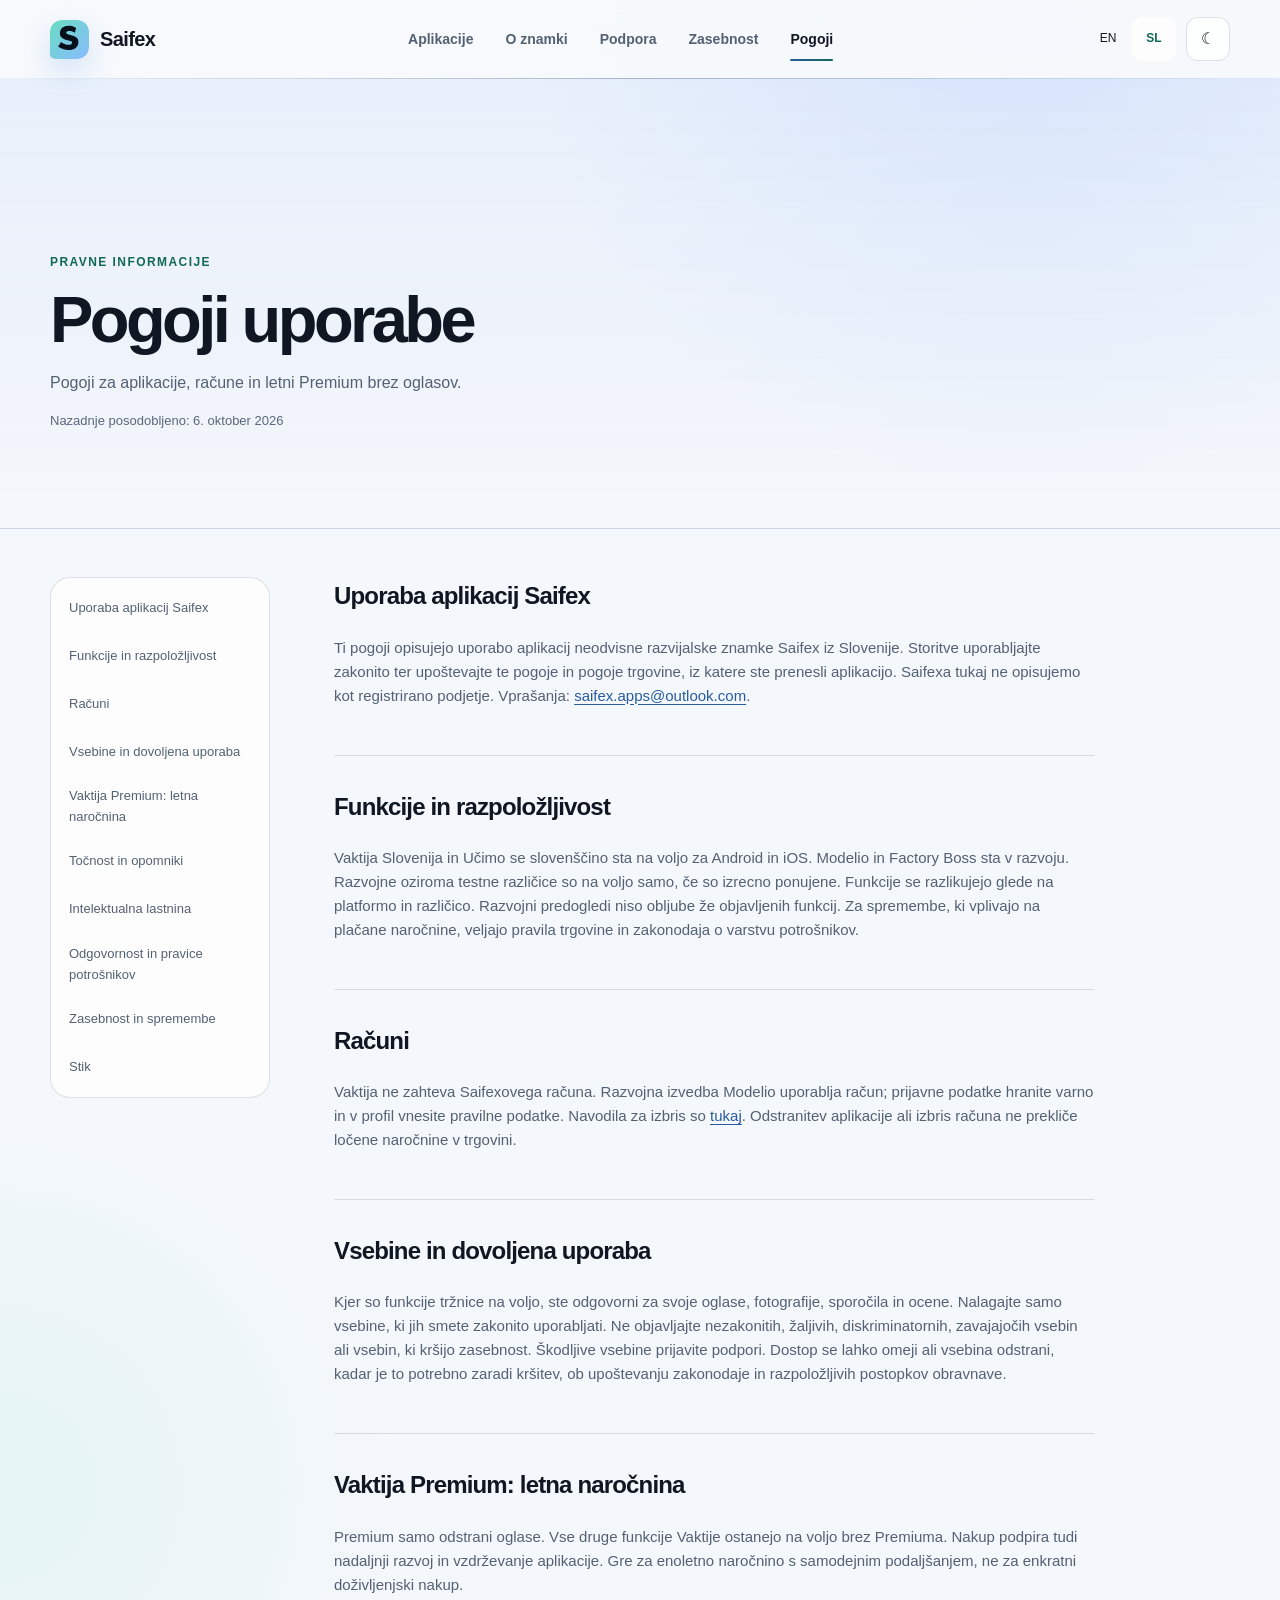
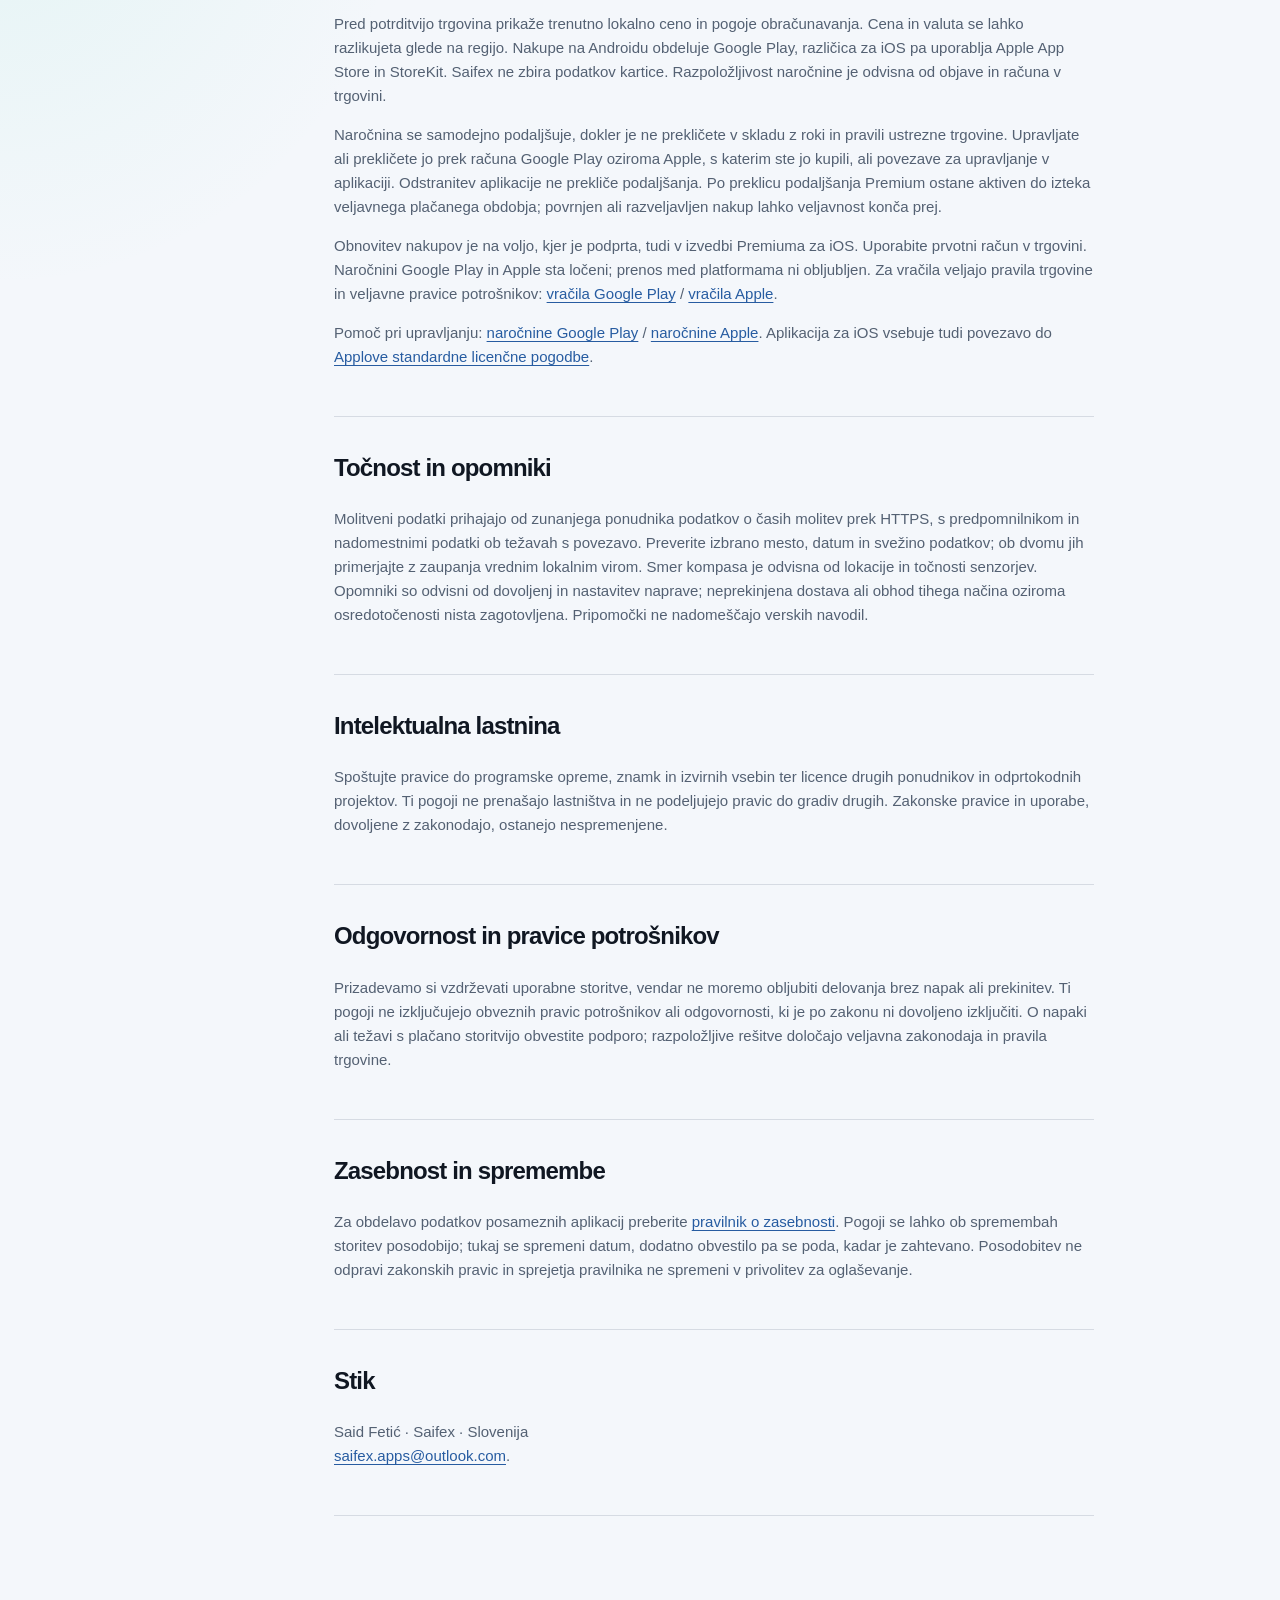
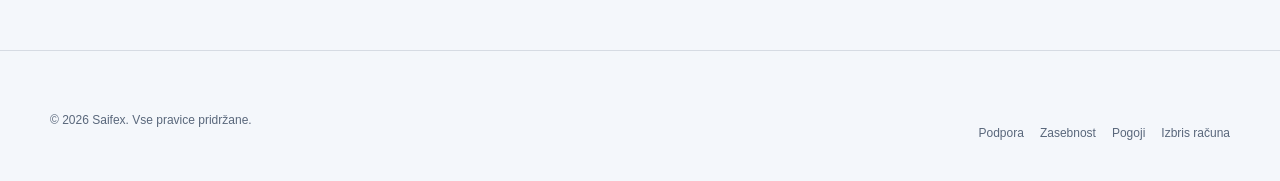
<file: sl/terms.html>
<!DOCTYPE html>
<html lang="sl">
<head>
    <meta charset="UTF-8">
    <meta name="viewport" content="width=device-width, initial-scale=1.0">
    <title>Pogoji uporabe | Saifex</title>
    <meta name="description" content="Pogoji aplikacij Saifex in Vaktije Premium: letna odstranitev oglasov, podaljšanje, preklic, obnovitev in vračila.">
    <meta name="robots" content="index, follow">
    <meta name="theme-color" content="#070b12">
    <link rel="canonical" href="https://saifex-apps.github.io/sl/terms.html">
    <link rel="alternate" hreflang="en" href="https://saifex-apps.github.io/terms.html">
    <link rel="alternate" hreflang="sl" href="https://saifex-apps.github.io/sl/terms.html">
    <link rel="alternate" hreflang="x-default" href="https://saifex-apps.github.io/terms.html">
    <meta property="og:title" content="Pogoji uporabe | Saifex">
    <meta property="og:description" content="Pogoji aplikacij Saifex in Vaktije Premium: letna odstranitev oglasov, podaljšanje, preklic, obnovitev in vračila.">
    <meta property="og:url" content="https://saifex-apps.github.io/sl/terms.html">
    <meta property="og:type" content="website">
    <meta property="og:site_name" content="Saifex">
    <meta property="og:locale" content="sl_SI">
    <meta property="og:image" content="https://saifex-apps.github.io/assets/brand/social.png">
    <meta property="og:image:width" content="1200">
    <meta property="og:image:height" content="630">
    <meta property="og:image:alt" content="Saifex: Vaktija Slovenija, Učimo se slovenščino, Modelio, Factory Boss">
    <meta name="twitter:card" content="summary_large_image">
    <meta name="twitter:title" content="Pogoji uporabe | Saifex">
    <meta name="twitter:description" content="Pogoji aplikacij Saifex in Vaktije Premium: letna odstranitev oglasov, podaljšanje, preklic, obnovitev in vračila.">
    <meta name="twitter:image" content="https://saifex-apps.github.io/assets/brand/social.png">
    <meta name="twitter:image:alt" content="Saifex applications">
    <link rel="icon" type="image/svg+xml" href="../assets/brand/favicon.svg">
    <link rel="icon" type="image/png" sizes="32x32" href="../assets/brand/favicon-32.png">
    <link rel="apple-touch-icon" sizes="180x180" href="../assets/brand/apple-touch-icon.png">
    <script src="../js/theme-init.js"></script>
    <link rel="stylesheet" href="../css/style.css">

</head>
<body>
<a class="skip-link" href="#main-content">Preskoči na vsebino</a>
<header class="site-header">
    <div class="container header-inner">
        <a href="index.html" class="brand" aria-label="Saifex: začetna stran"><img class="brand-logo" src="../assets/brand/favicon.svg" width="39" height="39" alt=""><span>Saifex</span></a>
        <nav class="desktop-nav" aria-label="Glavna navigacija"><a href="index.html#apps">Aplikacije</a>
            <a href="index.html#about">O znamki</a>
            <a href="support.html">Podpora</a>
            <a href="privacy.html">Zasebnost</a>
            <a href="terms.html" aria-current="page">Pogoji</a></nav>
        <div class="header-actions">
            <nav class="language-switch" aria-label="Jezik">
                <a href="../terms.html" hreflang="en" lang="en" data-language-link aria-label="English">EN</a>
                <a href="terms.html" hreflang="sl" lang="sl" data-language-link aria-current="page" aria-label="Slovenščina">SL</a>
            </nav>
            <button id="themeToggle" class="icon-button" type="button" aria-label="Vklopi svetli videz" aria-pressed="false"><span id="themeIcon" aria-hidden="true">☀</span></button>
            <button id="menuButton" class="menu-button" type="button" aria-label="Odpri meni" aria-expanded="false" aria-controls="mobileMenu"><span></span><span></span><span></span></button>
        </div>
    </div>
    <nav id="mobileMenu" class="mobile-menu" aria-label="Mobilna navigacija"><a href="index.html#apps">Aplikacije</a>
            <a href="index.html#about">O znamki</a>
            <a href="support.html">Podpora</a>
            <a href="privacy.html">Zasebnost</a>
            <a href="terms.html" aria-current="page">Pogoji</a></nav>
</header>
<main id="main-content" tabindex="-1">
    <section class="page-hero"><div class="container"><span class="section-label">Pravne informacije</span><h1>Pogoji uporabe</h1><p>Pogoji za aplikacije, račune in letni Premium brez oglasov.</p><div class="last-updated">Nazadnje posodobljeno: 6. oktober 2026</div></div></section>
    <div class="container legal-layout">
        <nav class="legal-nav" aria-label="Na tej strani"><a href="#acceptance">Uporaba aplikacij Saifex</a>
<a href="#services">Funkcije in razpoložljivost</a>
<a href="#accounts">Računi</a>
<a href="#content">Vsebine in dovoljena uporaba</a>
<a href="#subscriptions">Vaktija Premium: letna naročnina</a>
<a href="#availability">Točnost in opomniki</a>
<a href="#intellectual-property">Intelektualna lastnina</a>
<a href="#consumer-rights">Odgovornost in pravice potrošnikov</a>
<a href="#changes">Zasebnost in spremembe</a>
<a href="#contact">Stik</a></nav>
        <article class="legal-content"><section id="acceptance" class="legal-section"><h2>Uporaba aplikacij Saifex</h2>
<p>Ti pogoji opisujejo uporabo aplikacij neodvisne razvijalske znamke Saifex iz Slovenije. Storitve uporabljajte zakonito ter upoštevajte te pogoje in pogoje trgovine, iz katere ste prenesli aplikacijo. Saifexa tukaj ne opisujemo kot registrirano podjetje. Vprašanja: <a href="mailto:saifex.apps@outlook.com">saifex.apps@outlook.com</a>.</p></section>
<section id="services" class="legal-section"><h2>Funkcije in razpoložljivost</h2>
<p>Vaktija Slovenija in Učimo se slovenščino sta na voljo za Android in iOS. Modelio in Factory Boss sta v razvoju. Razvojne oziroma testne različice so na voljo samo, če so izrecno ponujene. Funkcije se razlikujejo glede na platformo in različico. Razvojni predogledi niso obljube že objavljenih funkcij. Za spremembe, ki vplivajo na plačane naročnine, veljajo pravila trgovine in zakonodaja o varstvu potrošnikov.</p></section>
<section id="accounts" class="legal-section"><h2>Računi</h2>
<p>Vaktija ne zahteva Saifexovega računa. Razvojna izvedba Modelio uporablja račun; prijavne podatke hranite varno in v profil vnesite pravilne podatke. Navodila za izbris so <a href="account-deletion.html">tukaj</a>. Odstranitev aplikacije ali izbris računa ne prekliče ločene naročnine v trgovini.</p></section>
<section id="content" class="legal-section"><h2>Vsebine in dovoljena uporaba</h2>
<p>Kjer so funkcije tržnice na voljo, ste odgovorni za svoje oglase, fotografije, sporočila in ocene. Nalagajte samo vsebine, ki jih smete zakonito uporabljati. Ne objavljajte nezakonitih, žaljivih, diskriminatornih, zavajajočih vsebin ali vsebin, ki kršijo zasebnost. Škodljive vsebine prijavite podpori. Dostop se lahko omeji ali vsebina odstrani, kadar je to potrebno zaradi kršitev, ob upoštevanju zakonodaje in razpoložljivih postopkov obravnave.</p></section>
<section id="subscriptions" class="legal-section"><h2>Vaktija Premium: letna naročnina</h2>
<p>Premium samo odstrani oglase. Vse druge funkcije Vaktije ostanejo na voljo brez Premiuma. Nakup podpira tudi nadaljnji razvoj in vzdrževanje aplikacije. Gre za enoletno naročnino s samodejnim podaljšanjem, ne za enkratni doživljenjski nakup.</p><p>Pred potrditvijo trgovina prikaže trenutno lokalno ceno in pogoje obračunavanja. Cena in valuta se lahko razlikujeta glede na regijo. Nakupe na Androidu obdeluje Google Play, različica za iOS pa uporablja Apple App Store in StoreKit. Saifex ne zbira podatkov kartice. Razpoložljivost naročnine je odvisna od objave in računa v trgovini.</p><p>Naročnina se samodejno podaljšuje, dokler je ne prekličete v skladu z roki in pravili ustrezne trgovine. Upravljate ali prekličete jo prek računa Google Play oziroma Apple, s katerim ste jo kupili, ali povezave za upravljanje v aplikaciji. Odstranitev aplikacije ne prekliče podaljšanja. Po preklicu podaljšanja Premium ostane aktiven do izteka veljavnega plačanega obdobja; povrnjen ali razveljavljen nakup lahko veljavnost konča prej.</p><p>Obnovitev nakupov je na voljo, kjer je podprta, tudi v izvedbi Premiuma za iOS. Uporabite prvotni račun v trgovini. Naročnini Google Play in Apple sta ločeni; prenos med platformama ni obljubljen. Za vračila veljajo pravila trgovine in veljavne pravice potrošnikov: <a href="https://support.google.com/googleplay/answer/2479637?hl=en">vračila Google Play</a> / <a href="https://support.apple.com/en-us/118223">vračila Apple</a>.</p><p>Pomoč pri upravljanju: <a href="https://support.google.com/googleplay/answer/7018481?hl=en">naročnine Google Play</a> / <a href="https://support.apple.com/en-us/118428">naročnine Apple</a>. Aplikacija za iOS vsebuje tudi povezavo do <a href="https://www.apple.com/legal/internet-services/itunes/dev/stdeula/">Applove standardne licenčne pogodbe</a>.</p></section>
<section id="availability" class="legal-section"><h2>Točnost in opomniki</h2>
<p>Molitveni podatki prihajajo od zunanjega ponudnika podatkov o časih molitev prek HTTPS, s predpomnilnikom in nadomestnimi podatki ob težavah s povezavo. Preverite izbrano mesto, datum in svežino podatkov; ob dvomu jih primerjajte z zaupanja vrednim lokalnim virom. Smer kompasa je odvisna od lokacije in točnosti senzorjev. Opomniki so odvisni od dovoljenj in nastavitev naprave; neprekinjena dostava ali obhod tihega načina oziroma osredotočenosti nista zagotovljena. Pripomočki ne nadomeščajo verskih navodil.</p></section>
<section id="intellectual-property" class="legal-section"><h2>Intelektualna lastnina</h2>
<p>Spoštujte pravice do programske opreme, znamk in izvirnih vsebin ter licence drugih ponudnikov in odprtokodnih projektov. Ti pogoji ne prenašajo lastništva in ne podeljujejo pravic do gradiv drugih. Zakonske pravice in uporabe, dovoljene z zakonodajo, ostanejo nespremenjene.</p></section>
<section id="consumer-rights" class="legal-section"><h2>Odgovornost in pravice potrošnikov</h2>
<p>Prizadevamo si vzdrževati uporabne storitve, vendar ne moremo obljubiti delovanja brez napak ali prekinitev. Ti pogoji ne izključujejo obveznih pravic potrošnikov ali odgovornosti, ki je po zakonu ni dovoljeno izključiti. O napaki ali težavi s plačano storitvijo obvestite podporo; razpoložljive rešitve določajo veljavna zakonodaja in pravila trgovine.</p></section>
<section id="changes" class="legal-section"><h2>Zasebnost in spremembe</h2>
<p>Za obdelavo podatkov posameznih aplikacij preberite <a href="privacy.html">pravilnik o zasebnosti</a>. Pogoji se lahko ob spremembah storitev posodobijo; tukaj se spremeni datum, dodatno obvestilo pa se poda, kadar je zahtevano. Posodobitev ne odpravi zakonskih pravic in sprejetja pravilnika ne spremeni v privolitev za oglaševanje.</p></section>
<section id="contact" class="legal-section"><h2>Stik</h2>
<p>Said Fetić · Saifex · Slovenija<br><a href="mailto:saifex.apps@outlook.com">saifex.apps@outlook.com</a>.</p></section></article>
    </div>
</main>
<footer class="footer compact-footer"><div class="container footer-bottom">
    <span>© <span id="year">2026</span> Saifex. Vse pravice pridržane.</span>
    <div><a href="support.html">Podpora</a><a href="privacy.html">Zasebnost</a><a href="terms.html">Pogoji</a><a href="account-deletion.html">Izbris računa</a></div>
</div></footer>
<script src="../js/main.js"></script>
</body>
</html>
</file>
<file: css/style.css>
/* Saifex: one shared visual system for English and Slovenian pages. */

/* Variables and themes */
:root {
    color-scheme: dark;
    --background: #070b12;
    --background-secondary: #0b111b;
    --surface: rgba(255, 255, 255, .055);
    --surface-hover: rgba(255, 255, 255, .085);
    --border: rgba(188, 211, 235, .12);
    --border-strong: rgba(188, 211, 235, .25);
    --text: #f7f9fc;
    --text-secondary: #aeb8c8;
    --text-muted: #a0adbf;
    --primary: #5c96ff;
    --primary-light: #8abaff;
    --accent: #69dec1;
    --success: #69dec1;
    --header-background: rgba(7, 11, 18, .88);
    --card-shadow: 0 28px 80px rgba(0, 0, 0, .3);
    --max-width: 1180px;
}
:root.light {
    color-scheme: light;
    --background: #f4f7fb;
    --background-secondary: #fff;
    --surface: rgba(255, 255, 255, .78);
    --surface-hover: #fff;
    --border: rgba(31, 52, 78, .14);
    --border-strong: rgba(31, 52, 78, .3);
    --text: #101722;
    --text-secondary: #546173;
    --text-muted: #59677b;
    --primary: #275ca1;
    --primary-light: #275ca1;
    --accent: #126956;
    --success: #126956;
    --header-background: rgba(247, 249, 252, .94);
    --card-shadow: 0 24px 70px rgba(45, 66, 92, .1);
}

/* Reset and base */
* { box-sizing: border-box; }
html { scroll-behavior: smooth; scroll-padding-top: 104px; }
body {
    margin: 0;
    min-height: 100vh;
    background: radial-gradient(circle at 78% 4%, rgba(92, 150, 255, .13), transparent 31rem),
        radial-gradient(circle at 8% 38%, rgba(105, 222, 193, .07), transparent 26rem), var(--background);
    color: var(--text);
    font-family: "Avenir Next", "Segoe UI Variable", "Segoe UI", sans-serif;
    line-height: 1.6;
    text-rendering: optimizeLegibility;
}
:root.light body {
    background: radial-gradient(circle at 80% 0%, rgba(92, 150, 255, .13), transparent 31rem),
        radial-gradient(circle at 0% 44%, rgba(105, 222, 193, .11), transparent 25rem), var(--background);
}
a { color: inherit; text-decoration: none; }
button { font: inherit; }
img { display: block; max-width: 100%; height: auto; }
.container { width: min(calc(100% - 40px), var(--max-width)); margin-inline: auto; }
.section { padding: clamp(88px, 10vw, 132px) 0; }
.section-tight { padding: 48px 0 92px; }
.section-heading { max-width: 700px; margin-bottom: 54px; }
.section-label { color: var(--accent); text-transform: uppercase; font-size: 12px; letter-spacing: .12em; font-weight: 850; }
.section-heading h2, .about-section h2, .support-cta h2, .contact-box h2 {
    margin: 11px 0 12px;
    font-size: clamp(36px, 5vw, 54px);
    line-height: 1.08;
    letter-spacing: -.048em;
}
.section-heading p { margin: 0; color: var(--text-secondary); font-size: 17px; }
::selection { color: #06101b; background: #69dec1; }

/* Accessibility */
.skip-link {
    position: fixed;
    z-index: 1000;
    top: 12px;
    left: 12px;
    padding: 12px 16px;
    color: #07111c;
    background: #69dec1;
    border-radius: 10px;
    font-weight: 800;
    transform: translateY(-160%);
}
.skip-link:focus { transform: translateY(0); }
a, button { -webkit-tap-highlight-color: transparent; }
a:focus-visible, button:focus-visible, summary:focus-visible { outline: 3px solid var(--primary-light); outline-offset: 4px; }
#main-content:focus { outline: none; }
[hidden] { display: none !important; }

/* Header and navigation */
.site-header {
    position: sticky;
    top: 0;
    z-index: 100;
    background: var(--header-background);
    backdrop-filter: blur(20px) saturate(145%);
    -webkit-backdrop-filter: blur(20px) saturate(145%);
}
.site-header::after {
    content: "";
    position: absolute;
    right: 0;
    bottom: -1px;
    left: 0;
    height: 1px;
    background: linear-gradient(90deg, transparent, var(--border-strong), transparent);
}
.header-inner { min-height: 78px; display: flex; align-items: center; justify-content: space-between; gap: 16px; }
.brand { display: inline-flex; align-items: center; gap: 11px; font-size: 20px; font-weight: 750; letter-spacing: -.03em; min-height: 44px; }
.brand-logo { width: 39px; height: 39px; flex-shrink: 0; border-radius: 12px 12px 12px 5px; box-shadow: 0 12px 28px rgba(61, 133, 226, .2); }
.desktop-nav { display: flex; align-items: center; gap: 32px; }
.desktop-nav a, .mobile-menu a { position: relative; color: var(--text-secondary); font-weight: 680; }
.desktop-nav a { display: inline-flex; align-items: center; min-height: 44px; font-size: 14px; }
.desktop-nav a:hover, .desktop-nav a[aria-current="page"] { color: var(--text); }
.desktop-nav a::after {
    content: "";
    position: absolute;
    right: 0;
    bottom: 0;
    left: 0;
    height: 2px;
    background: linear-gradient(90deg, var(--primary), var(--accent));
    border-radius: 999px;
    transform: scaleX(0);
    transition: transform 180ms ease;
}
.desktop-nav a:hover::after, .desktop-nav a[aria-current="page"]::after { transform: scaleX(1); }
.header-actions { display: flex; align-items: center; gap: 10px; flex-shrink: 0; }
.icon-button, .menu-button {
    width: 44px;
    height: 44px;
    border: 1px solid var(--border);
    color: var(--text);
    background: var(--surface);
    border-radius: 12px;
    cursor: pointer;
}
.icon-button:hover { background: var(--surface-hover); }
.menu-button { display: none; flex-direction: column; justify-content: center; align-items: center; gap: 5px; }
.menu-button span { width: 21px; height: 2px; background: var(--text); border-radius: 4px; }
.mobile-menu { display: none; padding: 10px 20px 16px; flex-direction: column; gap: 4px; border-top: 1px solid var(--border); }
.mobile-menu a { display: flex; align-items: center; min-height: 48px; padding: 10px 6px; }
.language-switch { display: flex; gap: 2px; font-size: 12px; }
.language-switch a { display: grid; place-items: center; min-width: 44px; min-height: 44px; border-radius: 10px; }
.language-switch [aria-current="page"] { color: var(--accent); background: var(--surface); font-weight: 800; }

/* Hero and decorative devices (not screenshots) */
.hero { position: relative; overflow: clip; min-height: min(790px, calc(100vh - 78px)); padding: clamp(88px, 11vw, 150px) 0 115px; }
.hero::before {
    content: "";
    position: absolute;
    top: 8%;
    left: 46%;
    width: 32rem;
    height: 32rem;
    border: 1px solid rgba(92, 150, 255, .09);
    border-radius: 50%;
    box-shadow: 0 0 0 6rem rgba(92, 150, 255, .025), 0 0 0 12rem rgba(105, 222, 193, .018);
    pointer-events: none;
}
.hero-grid { display: grid; grid-template-columns: 1.05fr .95fr; gap: 70px; align-items: center; }
.hero-content { min-width: 0; }
.eyebrow {
    width: fit-content;
    display: flex;
    align-items: center;
    gap: 9px;
    padding: 7px 12px;
    border: 1px solid var(--border);
    border-radius: 100px;
    color: var(--accent);
    font-size: 12px;
    font-weight: 850;
    text-transform: uppercase;
    letter-spacing: .12em;
    background: var(--surface);
}
.status-dot { width: 7px; height: 7px; border-radius: 50%; background: var(--accent); box-shadow: 0 0 0 6px rgba(105, 222, 193, .11); }
.hero h1 { margin: 24px 0; max-width: 760px; font-size: clamp(3.4rem, 7.4vw, 6.4rem); line-height: .94; letter-spacing: -.072em; font-weight: 780; }
.gradient-text {
    display: inline-block;
    color: transparent;
    background: linear-gradient(100deg, var(--primary-light) 5%, var(--accent) 92%);
    background-clip: text;
    -webkit-background-clip: text;
}
.hero-description { max-width: 610px; color: var(--text-secondary); font-size: clamp(1.05rem, 1.8vw, 1.25rem); line-height: 1.7; }
.hero-actions { margin-top: 34px; display: flex; flex-wrap: wrap; gap: 12px; }
.platform-row { margin-top: 37px; display: flex; flex-wrap: wrap; gap: 18px; }
.platform-pill { display: flex; align-items: center; gap: 8px; color: var(--text-muted); font-size: 12px; }
.platform-icon { color: var(--accent); font-size: 9px; }
.hero-visual { position: relative; min-height: 550px; display: flex; align-items: center; justify-content: center; }
.device-caption {
    position: absolute;
    bottom: -45px;
    max-width: 100%;
    margin: 0;
    padding: 4px 10px;
    color: var(--text-muted);
    background: var(--background);
    border-radius: 8px;
    text-align: center;
    font-size: 12px;
}
.phone {
    position: absolute;
    width: 245px;
    height: 505px;
    padding: 8px;
    border: 1px solid rgba(188, 211, 235, .2);
    border-radius: 36px;
    background: #11131a;
    box-shadow: 0 42px 100px rgba(0, 0, 0, .38);
    transform: translate(var(--phone-x), var(--phone-y)) rotate(var(--phone-rotate));
    animation: float-device 7s ease-in-out infinite;
}
.phone-front { --phone-x: 70px; --phone-y: 10px; --phone-rotate: 5deg; z-index: 3; }
.phone-back { --phone-x: -90px; --phone-y: 30px; --phone-rotate: -8deg; opacity: .85; animation-delay: -3.5s; }
@keyframes float-device {
    0%, 100% { transform: translate(var(--phone-x), var(--phone-y)) rotate(var(--phone-rotate)); }
    50% { transform: translate(var(--phone-x), calc(var(--phone-y) - 8px)) rotate(var(--phone-rotate)); }
}
.phone-screen {
    width: 100%;
    height: 100%;
    overflow: hidden;
    padding: 25px 22px;
    border-radius: 28px;
    background: linear-gradient(180deg, #171a24, #0c0e14);
    color: #fff;
}
.mini-status { font-size: 11px; color: #b5bdcd; margin-bottom: 43px; }
.mini-app-icon { width: 59px; height: 59px; border-radius: 16px; margin-bottom: 20px; }
.phone h3 { margin: 0; font-size: 19px; letter-spacing: -.3px; }
.phone p { font-size: 12px; color: #b5bdcd; }
.mini-widget, .lesson-progress {
    margin-top: 55px;
    border: 1px solid rgba(255, 255, 255, .12);
    background: rgba(255, 255, 255, .04);
    padding: 15px;
    border-radius: 15px;
    color: #d1d9e5;
    font-size: 12px;
}

/* Buttons */
.button {
    min-height: 50px;
    display: inline-flex;
    align-items: center;
    justify-content: center;
    gap: 10px;
    padding: 12px 20px;
    border-radius: 14px;
    font-size: 14px;
    font-weight: 800;
    transition: transform 180ms ease, box-shadow 180ms ease;
    overflow-wrap: anywhere;
}
.button:hover { transform: translateY(-2px); }
.button-primary { color: #08121d; background: linear-gradient(125deg, #8abaff, #69dec1); box-shadow: 0 16px 38px rgba(61, 133, 226, .22); }
.button-primary:hover { box-shadow: 0 20px 46px rgba(61, 133, 226, .3); }
.button-secondary { border: 1px solid var(--border); background: var(--surface); }
.button-light { flex-shrink: 0; color: #28293a; background: #fff; }

/* Apps */
.apps-grid { display: grid; grid-template-columns: repeat(2, minmax(0, 1fr)); gap: 24px; }
.app-card {
    position: relative;
    display: flex;
    flex-direction: column;
    padding: clamp(25px, 3vw, 36px);
    min-height: 445px;
    border: 1px solid var(--border);
    border-radius: 28px;
    background: linear-gradient(145deg, rgba(255, 255, 255, .055), rgba(255, 255, 255, .018)), var(--background-secondary);
    box-shadow: 0 1px 0 rgba(255, 255, 255, .04) inset;
    overflow: hidden;
    transition: transform 250ms ease, border-color 180ms ease, box-shadow 180ms ease;
}
.app-card::before {
    content: "";
    position: absolute;
    top: -120px;
    right: -110px;
    width: 260px;
    height: 260px;
    background: radial-gradient(circle, rgba(92, 150, 255, .14), transparent 68%);
    pointer-events: none;
}
.app-card:nth-child(even)::before { background: radial-gradient(circle, rgba(105, 222, 193, .11), transparent 68%); }
.app-card:hover { transform: translateY(-5px); border-color: var(--border-strong); box-shadow: var(--card-shadow); }
.app-card-top { display: flex; align-items: flex-start; justify-content: space-between; gap: 14px; }
.app-icon {
    width: 68px;
    height: 68px;
    border-radius: 18px;
    display: grid;
    place-items: center;
    color: #fff;
    font-weight: 800;
    flex-shrink: 0;
    box-shadow: 0 14px 30px rgba(0, 0, 0, .14);
}
.app-icon-modelio { background: linear-gradient(135deg, #9855d8, #5737b2); font-size: 29px; }
.app-icon-factory { background: linear-gradient(135deg, #c6681b, #983918); font-size: 29px; }
.app-status { padding: 6px 10px; border-radius: 100px; font-size: 11px; font-weight: 650; border: 1px solid currentColor; }
.app-status.available { color: var(--success); background: rgba(69, 212, 131, .08); }
.app-status.development { color: var(--primary-light); background: rgba(92, 150, 255, .08); }
.app-card-content { margin-top: 31px; }
.app-category { color: var(--text-muted); font-size: 11px; text-transform: uppercase; letter-spacing: 1px; }
.app-card h3 { margin: 4px 0 11px; font-size: 26px; letter-spacing: -.035em; }
.app-card p { color: var(--text-secondary); margin: 0; max-width: 500px; }
.app-card .premium-note { margin-top: 16px; font-size: 14px; }
.app-features { display: flex; flex-wrap: wrap; gap: 7px; margin-top: 19px; }
.app-features span {
    padding: 5px 9px;
    border: 1px solid var(--border);
    border-radius: 8px;
    font-size: 11px;
    color: var(--text-muted);
    background: rgba(255, 255, 255, .035);
}
.store-buttons { display: flex; flex-wrap: wrap; gap: 10px; margin-top: auto; padding-top: 28px; }
.store-button {
    min-width: 148px;
    min-height: 60px;
    display: flex;
    align-items: center;
    gap: 9px;
    padding: 8px 13px;
    color: #fff;
    background: #101115;
    border: 1px solid rgba(255, 255, 255, .16);
    border-radius: 15px;
    transition: transform 180ms ease, border-color 180ms ease;
}
.store-button:not(.disabled):hover { transform: translateY(-2px); border-color: #8abaff; }
.store-button.disabled { color: var(--text-secondary); background: var(--surface); border-color: var(--border); cursor: default; }
.store-button small { display: block; font-size: 10px; letter-spacing: .4px; line-height: 1.3; }
.store-button strong { display: block; font-size: 13px; line-height: 1.5; }
.store-logo { width: 25px; text-align: center; font-size: 18px; }
.play-logo { color: #75d59c; }
.coming-soon-box {
    margin-top: auto;
    min-height: 60px;
    padding: 16px 13px;
    border: 1px dashed var(--border-strong);
    border-radius: 15px;
    text-align: center;
    color: var(--text-muted);
    font-size: 13px;
}
.app-policy-link {
    display: inline-flex;
    align-items: center;
    width: fit-content;
    min-height: 44px;
    margin-top: 10px;
    color: var(--text-secondary);
    font-size: 13px;
}
.app-policy-link:hover { color: var(--text); }

/* About */
.about-section { border-block: 1px solid var(--border); background: linear-gradient(180deg, transparent, rgba(92, 150, 255, .04), transparent); }
.about-grid { display: grid; grid-template-columns: .8fr 1.2fr; gap: 90px; }
.about-copy { color: var(--text-secondary); font-size: 17px; }
.about-copy p { max-width: 640px; margin: 0 0 22px; }
.about-values { display: grid; grid-template-columns: repeat(3, minmax(0, 1fr)); margin-top: 45px; gap: 12px; }
.value { min-height: 120px; padding: 18px; border: 1px solid var(--border); border-radius: 20px; background: var(--surface); }
.value strong { display: block; color: var(--primary-light); font-size: 12px; margin-bottom: 32px; }
.value span { color: var(--text); font-size: 13px; font-weight: 600; }

/* Support */
.support-cta, .contact-box {
    display: flex;
    align-items: center;
    justify-content: space-between;
    gap: 32px;
    padding: 35px;
    border: 1px solid var(--border-strong);
    border-radius: 30px;
    background: linear-gradient(120deg, rgba(92, 150, 255, .13), rgba(105, 222, 193, .07)), var(--background-secondary);
    box-shadow: var(--card-shadow);
}
.support-cta { padding: 55px; }
.support-cta p, .contact-box p { margin-bottom: 0; color: var(--text-secondary); max-width: 620px; }
.support-heading { display: flex; align-items: end; justify-content: space-between; gap: 28px; margin-bottom: 42px; }
.support-heading p { max-width: 480px; }
.support-grid { display: grid; grid-template-columns: repeat(2, minmax(0, 1fr)); gap: 20px; }
.support-card {
    display: grid;
    grid-template-columns: auto 1fr auto;
    align-items: center;
    min-height: 160px;
    gap: 20px;
    padding: 25px;
    border: 1px solid var(--border);
    border-radius: 24px;
    background: var(--surface);
    transition: transform 180ms ease, background 180ms ease;
}
.support-card:hover { border-color: var(--border-strong); background: var(--surface-hover); transform: translateY(-4px); }
.support-icon { width: 45px; height: 45px; border-radius: 13px; display: grid; place-items: center; color: #fff; font-weight: 800; }
.support-card-copy { display: grid; gap: 7px; }
.support-card-copy strong { color: var(--text); font-size: 1.1rem; }
.support-card-copy span { color: var(--text-secondary); line-height: 1.55; }
.support-arrow { color: var(--primary-light); font-size: 1.45rem; }
.faq { max-width: 800px; }
.faq details { padding: 16px 0; border-bottom: 1px solid var(--border); }
.faq summary { min-height: 44px; cursor: pointer; font-weight: 700; padding: 10px 0; }
.faq p { color: var(--text-secondary); margin: 12px 0; }
.faq a { color: var(--primary-light); text-decoration: underline; text-underline-offset: 3px; }

/* Legal */
.page-hero {
    padding: clamp(110px, 14vw, 170px) 0 clamp(60px, 8vw, 96px);
    border-bottom: 1px solid var(--border);
    background: linear-gradient(180deg, rgba(92, 150, 255, .08), transparent);
}
.page-hero h1 { margin: 12px 0; max-width: 800px; font-size: clamp(42px, 6vw, 65px); line-height: 1.05; letter-spacing: -.055em; }
.page-hero p { color: var(--text-secondary); max-width: 650px; font-size: 16px; }
.legal-layout {
    display: grid;
    grid-template-columns: 220px minmax(0, 1fr);
    align-items: start;
    gap: clamp(28px, 5vw, 70px);
    padding-top: 48px;
    padding-bottom: 110px;
}
.legal-nav {
    position: sticky;
    top: 108px;
    display: flex;
    flex-direction: column;
    gap: 4px;
    padding: 8px;
    border: 1px solid var(--border);
    border-radius: 20px;
    background: var(--surface);
}
.legal-nav a {
    display: flex;
    align-items: center;
    min-height: 44px;
    padding: 8px 10px;
    border-radius: 10px;
    color: var(--text-secondary);
    font-size: 13px;
}
.legal-nav a:hover { color: var(--text); background: var(--surface-hover); }
.legal-content { max-width: 760px; min-width: 0; }
.legal-section { scroll-margin-top: 105px; padding: 32px 0; border-bottom: 1px solid var(--border); }
.legal-section:first-child { padding-top: 0; }
.legal-section h2 { margin-top: 0; letter-spacing: -.035em; }
.legal-section h3 { margin-top: 28px; font-size: 17px; }
.legal-section p, .legal-section li { color: var(--text-secondary); font-size: 15px; }
.legal-section ul { padding-left: 20px; }
.legal-section a { color: var(--primary-light); text-decoration: underline; text-underline-offset: 3px; overflow-wrap: anywhere; }
.last-updated { color: var(--text-muted); font-size: 13px; }

/* Footer */
.footer { padding: 60px 0 26px; border-top: 1px solid var(--border); }
.footer-grid { display: grid; grid-template-columns: 1fr 1fr; gap: 80px; }
.footer-brand { margin-bottom: 18px; }
.footer p { color: var(--text-muted); font-size: 13px; }
.footer-links { display: grid; grid-template-columns: repeat(3, minmax(0, 1fr)); gap: 30px; }
.footer-links div { display: flex; flex-direction: column; gap: 2px; }
.footer-links strong { margin-bottom: 7px; font-size: 12px; }
.footer-links a { display: inline-flex; align-items: center; min-height: 44px; color: var(--text-muted); font-size: 13px; }
.footer a:hover { color: var(--text); }
.footer-bottom {
    margin-top: 55px;
    padding-top: 22px;
    border-top: 1px solid var(--border);
    display: flex;
    justify-content: space-between;
    gap: 16px;
    color: var(--text-muted);
    font-size: 12px;
}
.footer-bottom a { display: inline-flex; align-items: center; min-height: 44px; }
.footer-bottom div { display: flex; flex-wrap: wrap; gap: 16px; }
.compact-footer { margin-top: 24px; }
.compact-footer .footer-bottom { margin-top: 0; border-top: 0; padding-top: 0; }

/* Progressive enhancement: legal text stays visible for direct anchor links. */
.reveal-ready .app-card, .reveal-ready .value, .reveal-ready .support-card {
    opacity: 0;
    transform: translateY(16px);
    transition: opacity 500ms ease, transform 500ms ease, border-color 180ms ease, box-shadow 180ms ease;
}
.reveal-ready .is-visible { opacity: 1; transform: translateY(0); }

/* Responsive */
@media (max-width: 1050px) {
    .desktop-nav { gap: 18px; }
    .hero-grid { gap: 36px; }
}
@media (max-width: 900px) {
    .desktop-nav { display: none; }
    .menu-button { display: flex; }
    .mobile-menu.open { display: flex; max-height: calc(100dvh - 78px); overflow-y: auto; }
    .hero { min-height: auto; }
    .hero-grid { grid-template-columns: 1fr; gap: 40px; }
    .hero::before { top: 47%; left: 22%; width: 24rem; height: 24rem; }
    .hero-visual { min-height: 550px; }
    .apps-grid, .about-grid, .footer-grid, .legal-layout, .support-grid { grid-template-columns: 1fr; }
    .about-grid { gap: 25px; }
    .footer-grid { gap: 40px; }
    .support-cta, .support-heading, .contact-box { align-items: flex-start; flex-direction: column; }
    .legal-nav { position: static; flex-direction: row; flex-wrap: wrap; }
}
@media (max-width: 600px) {
    .container { width: min(calc(100% - 28px), var(--max-width)); }
    .header-inner { min-height: 70px; gap: 8px; }
    .brand { gap: 8px; font-size: 18px; }
    .brand-logo { width: 32px; height: 32px; }
    .header-actions { gap: 4px; }
    .language-switch { gap: 0; }
    .language-switch a { min-width: 44px; }
    .mobile-menu.open { max-height: calc(100dvh - 70px); }
    .section { padding: 75px 0; }
    .section-tight { padding: 40px 0 60px; }
    .hero { padding: 78px 0 65px; }
    .hero h1 { font-size: clamp(3rem, 16vw, 4.3rem); letter-spacing: -.055em; }
    .gradient-text { display: inline; }
    .hero-description { font-size: 16px; }
    .hero-actions, .hero-actions .button { width: 100%; }
    .hero-visual { min-height: 440px; }
    .phone { width: 200px; height: 410px; border-radius: 30px; }
    .phone-front { --phone-x: 50px; }
    .phone-back { --phone-x: -55px; }
    .phone-screen { padding: 22px 16px; border-radius: 23px; }
    .mini-status { margin-bottom: 24px; }
    .mini-widget, .lesson-progress { margin-top: 30px; }
    .phone h3 { font-size: 17px; }
    .app-card { padding: 22px; border-radius: 23px; min-height: 420px; }
    .store-buttons { flex-direction: column; }
    .store-button { width: 100%; }
    .about-values { grid-template-columns: 1fr; }
    .value { min-height: auto; }
    .value strong { margin-bottom: 12px; }
    .support-cta, .contact-box { padding: 30px 24px; border-radius: 24px; }
    .support-card { grid-template-columns: auto 1fr; min-height: 140px; padding: 22px; gap: 14px; }
    .support-arrow { display: none; }
    .contact-box .button { width: 100%; }
    .page-hero { padding-top: 100px; }
    .legal-nav { gap: 4px; }
    .legal-nav a { font-size: 12px; }
    .footer-links { grid-template-columns: repeat(2, minmax(0, 1fr)); gap: 24px; }
    .footer-bottom { flex-direction: column; gap: 12px; }
}

/* Reduced motion */
@media (prefers-reduced-motion: reduce) {
    html { scroll-behavior: auto; }
    *, *::before, *::after { animation: none !important; transition: none !important; scroll-behavior: auto !important; }
    .reveal-ready .app-card, .reveal-ready .value, .reveal-ready .support-card { opacity: 1; transform: none; }
}
</file>
